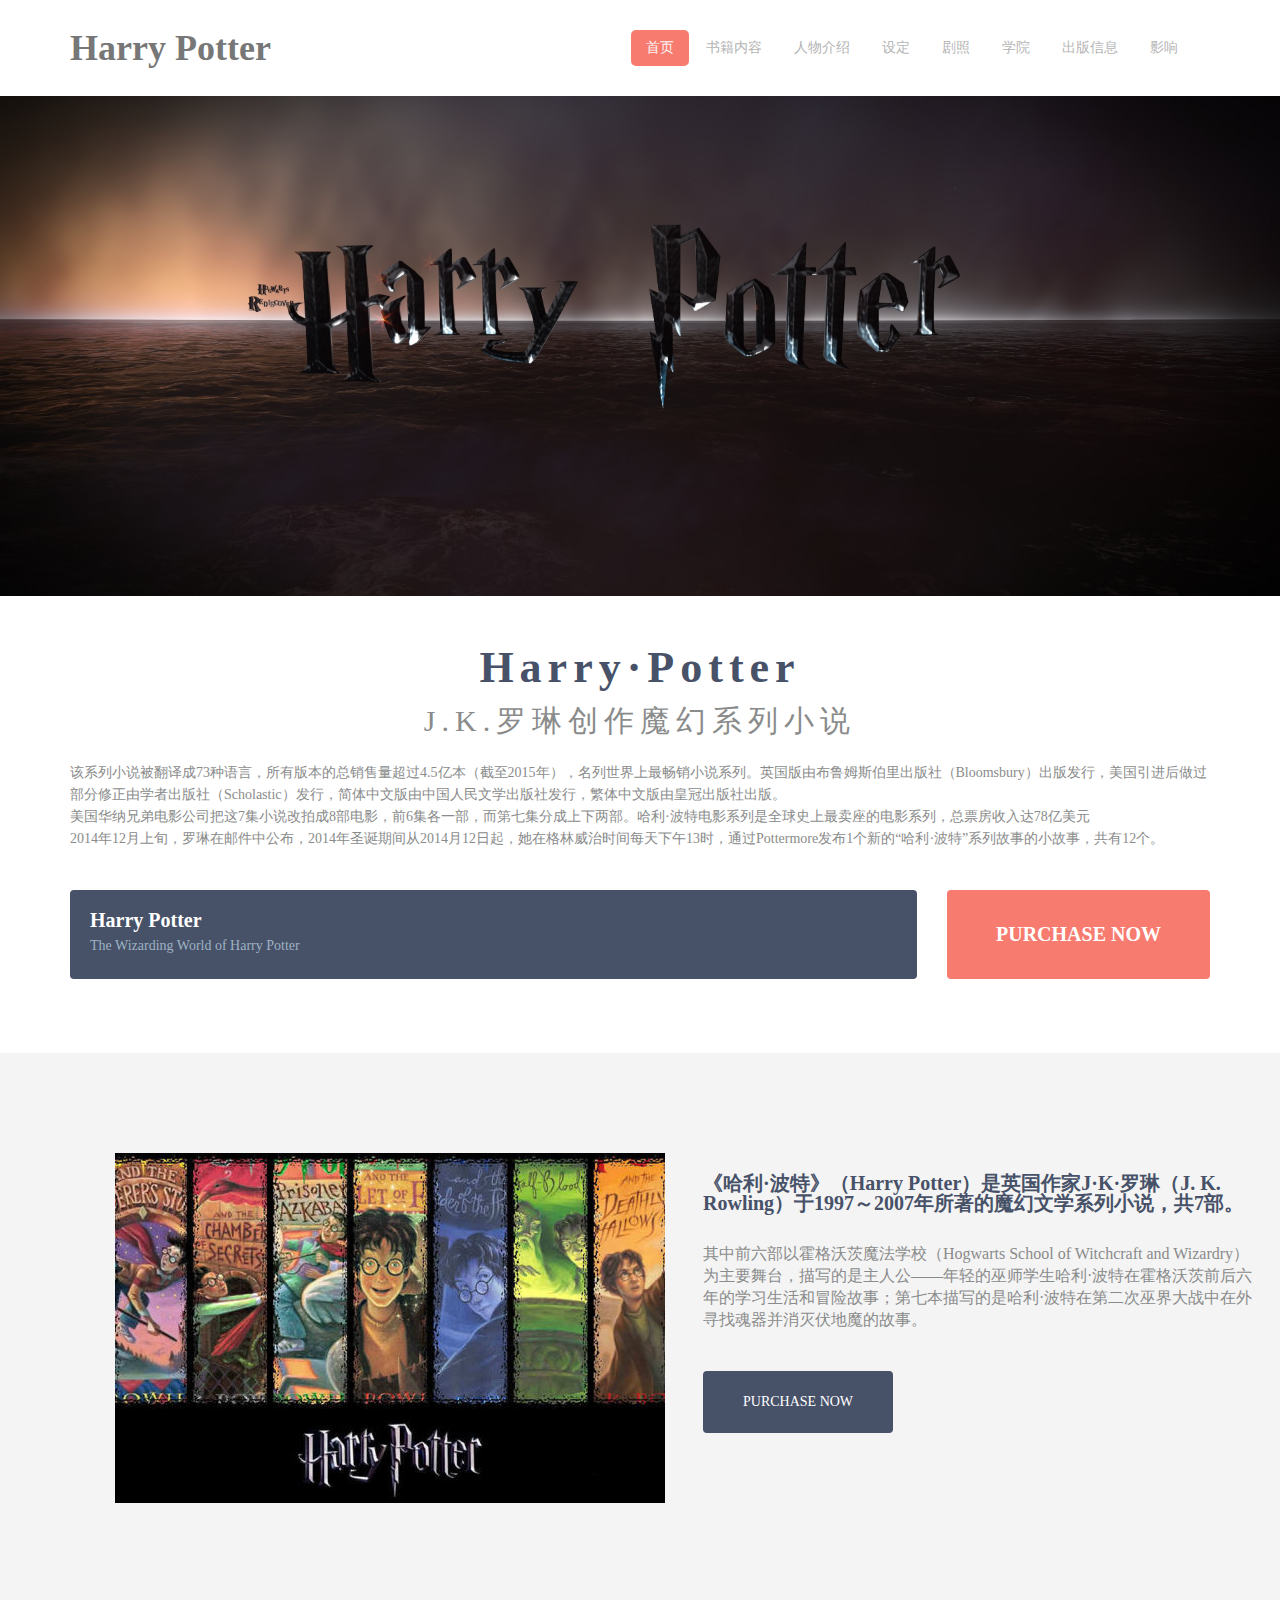
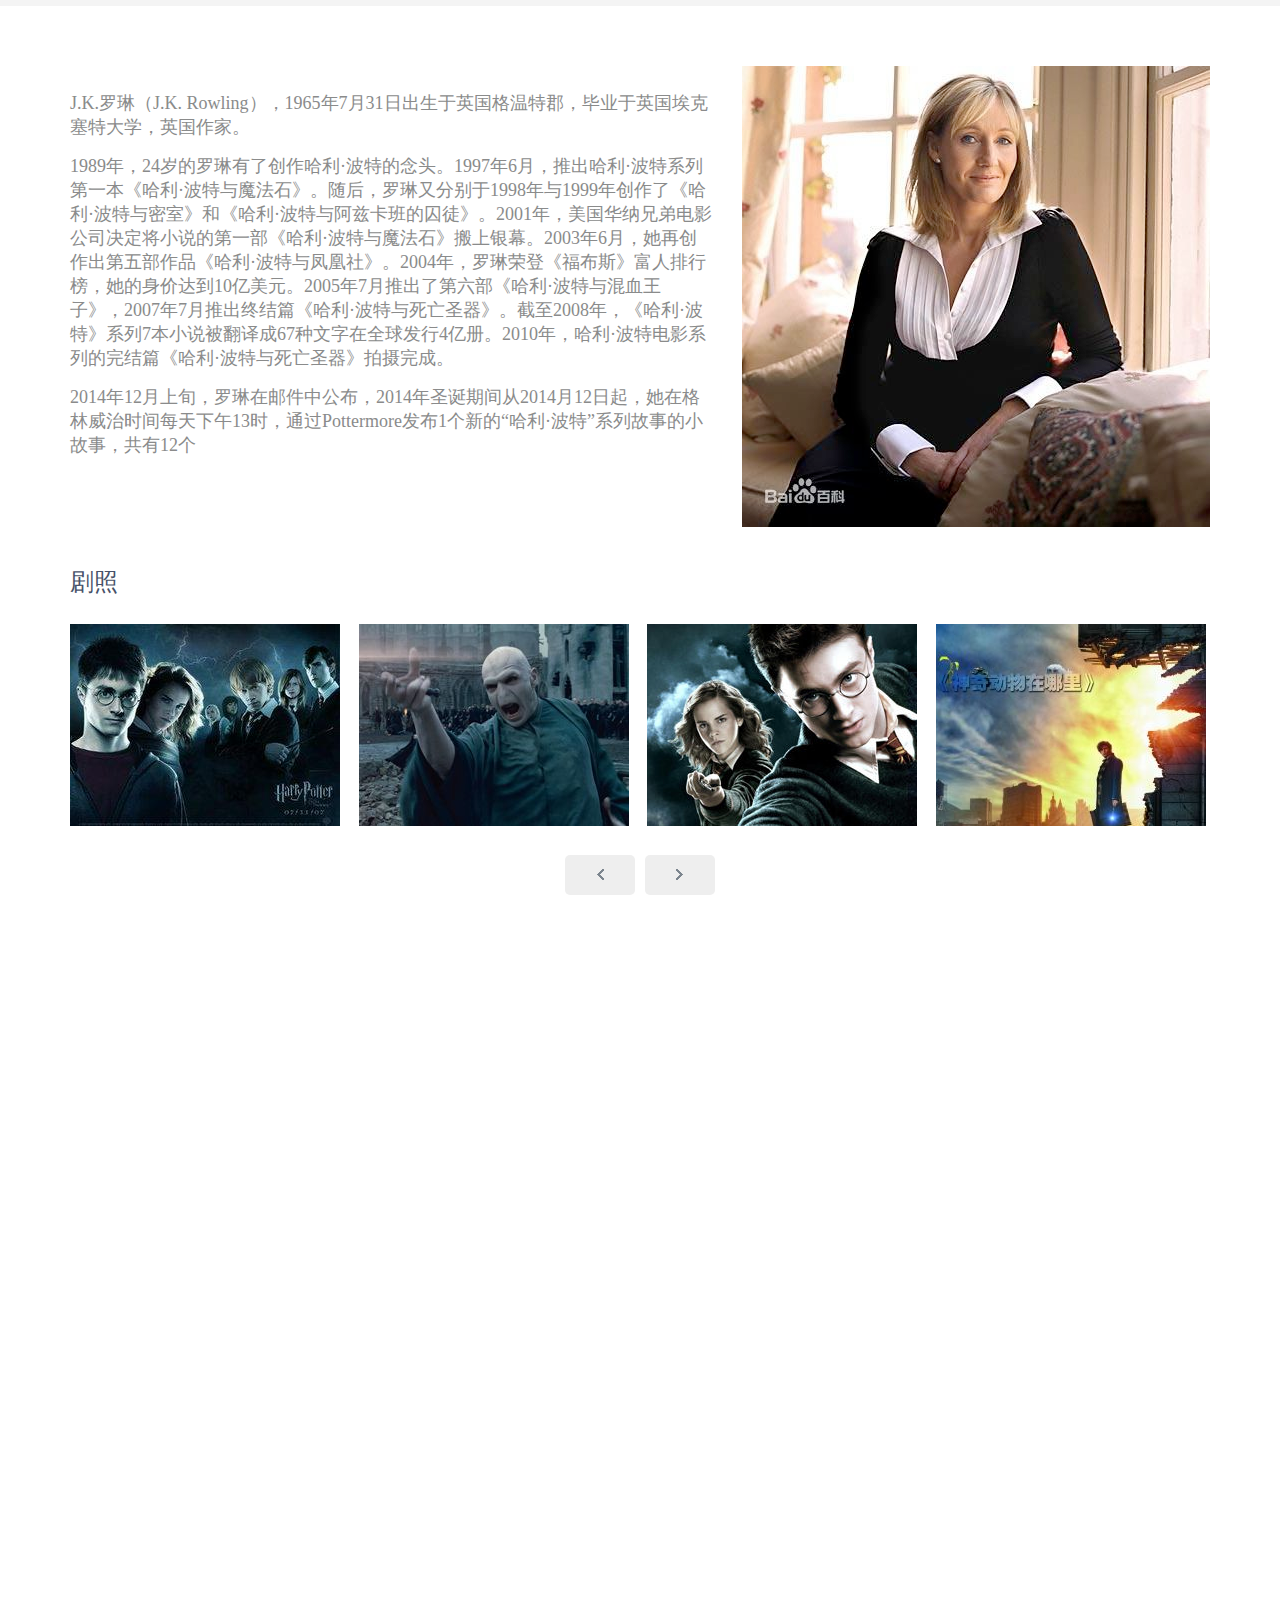
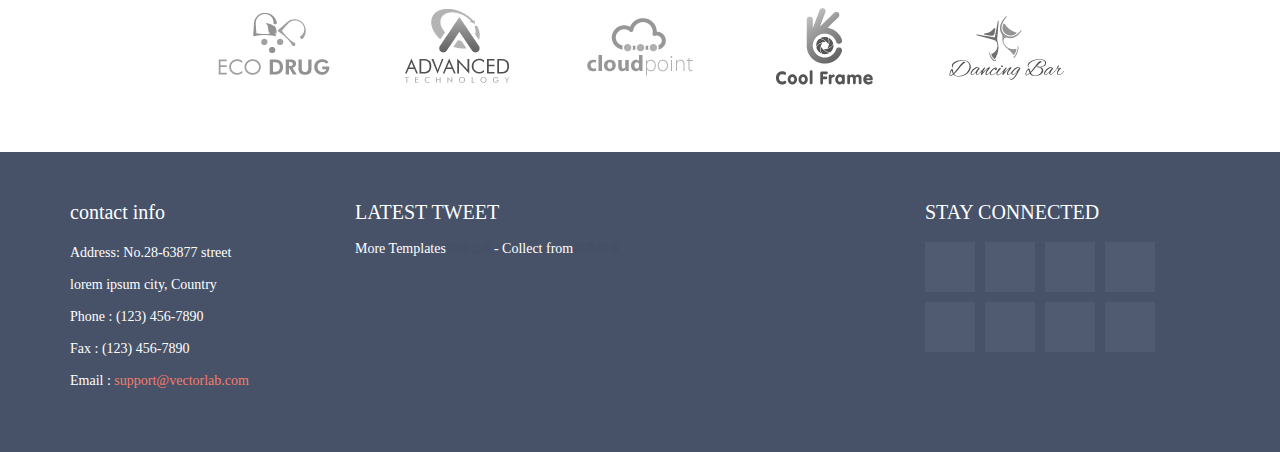
<file: index.html>
<!DOCTYPE html>
<html>
	<head>
		<meta charset="UTF-8">
		<meta name="keywords" content="杭州听浅电子商务有限公司" />
		<meta name="description" content="杭州听浅电子商务有限公司是一家技术开发、技术咨询、技术服务、成果转让公司。主要做技术开发、技术咨询、技术服务、成果转让：电子商务技术、网络技术、电子产品；服务：产品包装设计、承办会展、市场营销策划、服装设计、服装品牌策划；批发、零售（含网上销售：服装服饰、箱包鞋帽、皮革制品、日用百货、纺织品、工艺美术品、化妆品。" />
		<link rel="stylesheet" type="text/css" href="css/common.css"/>
		<link rel="stylesheet" type="text/css" href="css/index.css"/>
		<title>首页 - 杭州听浅电子商务有限公司</title>
	</head>
	<body>
		<div class="head">
			<div class="w1140">
				<div class="logo">Harry Potter</div>
				<ul>
					<li>
						<a href="index.html" style="background-color: rgb(247,123,111); color: rgb(255,245,244);">首页</a>
					</li>
					<li>
						<a href="content.html">书籍内容</a>
					</li>
					<li>
						<a href="person.html">人物介绍</a>
					</li>
					<li>
						<a href="settings.html">设定</a>
					</li>
					<li>
						<a href="pic.html">剧照</a>
					</li>
					<li>
						<a href="school.html">学院</a>
					</li>
					<li>
						<a href="publish.html">出版信息</a>
					</li>
					<li>
						<a href="influence.html">影响</a>
					</li>
				</ul>
			</div>
		</div>
		<div class="banner" id="banner"></div>
		<div class="main1">
			<div class="w1170">
				<div class="main1_title">
					<h1>Harry·Potter</h1>
					<p>J.K.罗琳创作魔幻系列小说</p>
				</div>
				<div class="main1_middle">
					<p>该系列小说被翻译成73种语言，所有版本的总销售量超过4.5亿本（截至2015年），名列世界上最畅销小说系列。英国版由布鲁姆斯伯里出版社（Bloomsbury）出版发行，美国引进后做过部分修正由学者出版社（Scholastic）发行，简体中文版由中国人民文学出版社发行，繁体中文版由皇冠出版社出版。</p>
					<p>美国华纳兄弟电影公司把这7集小说改拍成8部电影，前6集各一部，而第七集分成上下两部。哈利·波特电影系列是全球史上最卖座的电影系列，总票房收入达78亿美元</p>
					<p>2014年12月上旬，罗琳在邮件中公布，2014年圣诞期间从2014月12日起，她在格林威治时间每天下午13时，通过Pottermore发布1个新的“哈利·波特”系列故事的小故事，共有12个。</p>
				</div>
				<div class="main1_bottom">
					<div class="main1_bottom1">
						<h1>Harry Potter</h1>
						<p>The Wizarding World of Harry Potter</p>
					</div>
					<a href="#" class="main1_bottom2">PURCHASE NOW</a>
				</div>
			</div>
		</div>
		<div class="main3">
			<div class="w1170">
				<div class="main3_left"><img src="image/banner2.jpg"/></div>
				<div class="main3_right">
					<h1>《哈利·波特》（Harry Potter）是英国作家J·K·罗琳（J. K. Rowling）于1997～2007年所著的魔幻文学系列小说，共7部。</h1>
					<p>其中前六部以霍格沃茨魔法学校（Hogwarts School of Witchcraft and Wizardry）为主要舞台，描写的是主人公——年轻的巫师学生哈利·波特在霍格沃茨前后六年的学习生活和冒险故事；第七本描写的是哈利·波特在第二次巫界大战中在外寻找魂器并消灭伏地魔的故事。</p>
					<a href="#" class="purchase">PURCHASE NOW</a>
				</div>
			</div>
		</div>
		<div class="main4">
			<div class="w1170">
				<div class="main4_top">
					<div class="main4_topleft">
						<p>J.K.罗琳（J.K. Rowling），1965年7月31日出生于英国格温特郡，毕业于英国埃克塞特大学，英国作家。</p>
						<p>
							1989年，24岁的罗琳有了创作哈利·波特的念头。1997年6月，推出哈利·波特系列第一本《哈利·波特与魔法石》。随后，罗琳又分别于1998年与1999年创作了《哈利·波特与密室》和《哈利·波特与阿兹卡班的囚徒》。2001年，美国华纳兄弟电影公司决定将小说的第一部《哈利·波特与魔法石》搬上银幕。2003年6月，她再创作出第五部作品《哈利·波特与凤凰社》。2004年，罗琳荣登《福布斯》富人排行榜，她的身价达到10亿美元。2005年7月推出了第六部《哈利·波特与混血王子》，2007年7月推出终结篇《哈利·波特与死亡圣器》。截至2008年，《哈利·波特》系列7本小说被翻译成67种文字在全球发行4亿册。2010年，哈利·波特电影系列的完结篇《哈利·波特与死亡圣器》拍摄完成。
						</p>
						<p>
							2014年12月上旬，罗琳在邮件中公布，2014年圣诞期间从2014月12日起，她在格林威治时间每天下午13时，通过Pottermore发布1个新的“哈利·波特”系列故事的小故事，共有12个
						</p>
					</div>
					<div class="main4_topright"><img src="image/author.jpg"/></div>
				</div>
				<div class="main4_bottom">
					<h2>剧照</h2>
					<span><img src="image/juzhao1.jpg"/></span>
					<span><img src="image/juzhao2.jpg"/></span>
					<span><img src="image/juzhao3.jpg"/></span>
					<span style="margin-right: 0px;"><img src="image/juzhao4.png"/></span>
					<div class="jiantou">
						<div class="leftjiantou"></div>
						<div class="rightjiantou"></div>
					</div>
				</div>
			</div>
		</div>
		<div class="main5">
			<div class="w1140">
				<div class="main5_text">
					<i>“But indifference, but also turned a blind eye is often straightforward than the harm to much larger offensive.”</i>
				</div>
			</div>
		</div>
		<div class="main6">
			<div class="w1140">
				<div class="main6_pic">
					<a href="#"><img src="image/logo1.png"/></a>
					<a href="#"><img src="image/logo2.png"/></a>
					<a href="#"><img src="image/logo3.png"/></a>
					<a href="#"><img src="image/logo4.png"/></a>
					<a href="#"><img src="image/logo5.png"/></a>
				</div>				
			</div>
		</div>
		<div class="foot">
			<div class="w1140">
				<div class="foot1">
					<h1>contact info</h1>
					<p>Address: No.28-63877 street</p>
					<p>lorem ipsum city, Country</p>
					<p>Phone : (123) 456-7890</p>
					<p>Fax : (123) 456-7890</p>
					<p>Email :<a href="#"> support@vectorlab.com</a></p>
				</div>
				<div class="foot2">
					<h1>LATEST TWEET</h1>
					<div style="line-height: 22px;">
						<div class="More">More Templates</div>
						<a href="#" class="moban"> 模板之家</a>
						<div class="from"> - Collect from</div>
						<a href="#" class="page"> 网页模板</a>
					</div>
				</div>
				<div class="foot3">
					<h1>STAY CONNECTED</h1>
					<ul>
						<li>
							<a href="#"></a>
						</li>
						<li>
							<a href="#"></a>
						</li>
						<li>
							<a href="#"></a>
						</li>
						<li>
							<a href="#"></a>
						</li>
						<li>
							<a href="#"></a>
						</li>
						<li>
							<a href="#"></a>
						</li>
						<li>
							<a href="#"></a>
						</li>
						<li>
							<a href="#"></a>
						</li>
					</ul>
				</div>
			</div>
		</div>
	</body>
</html>
</file>
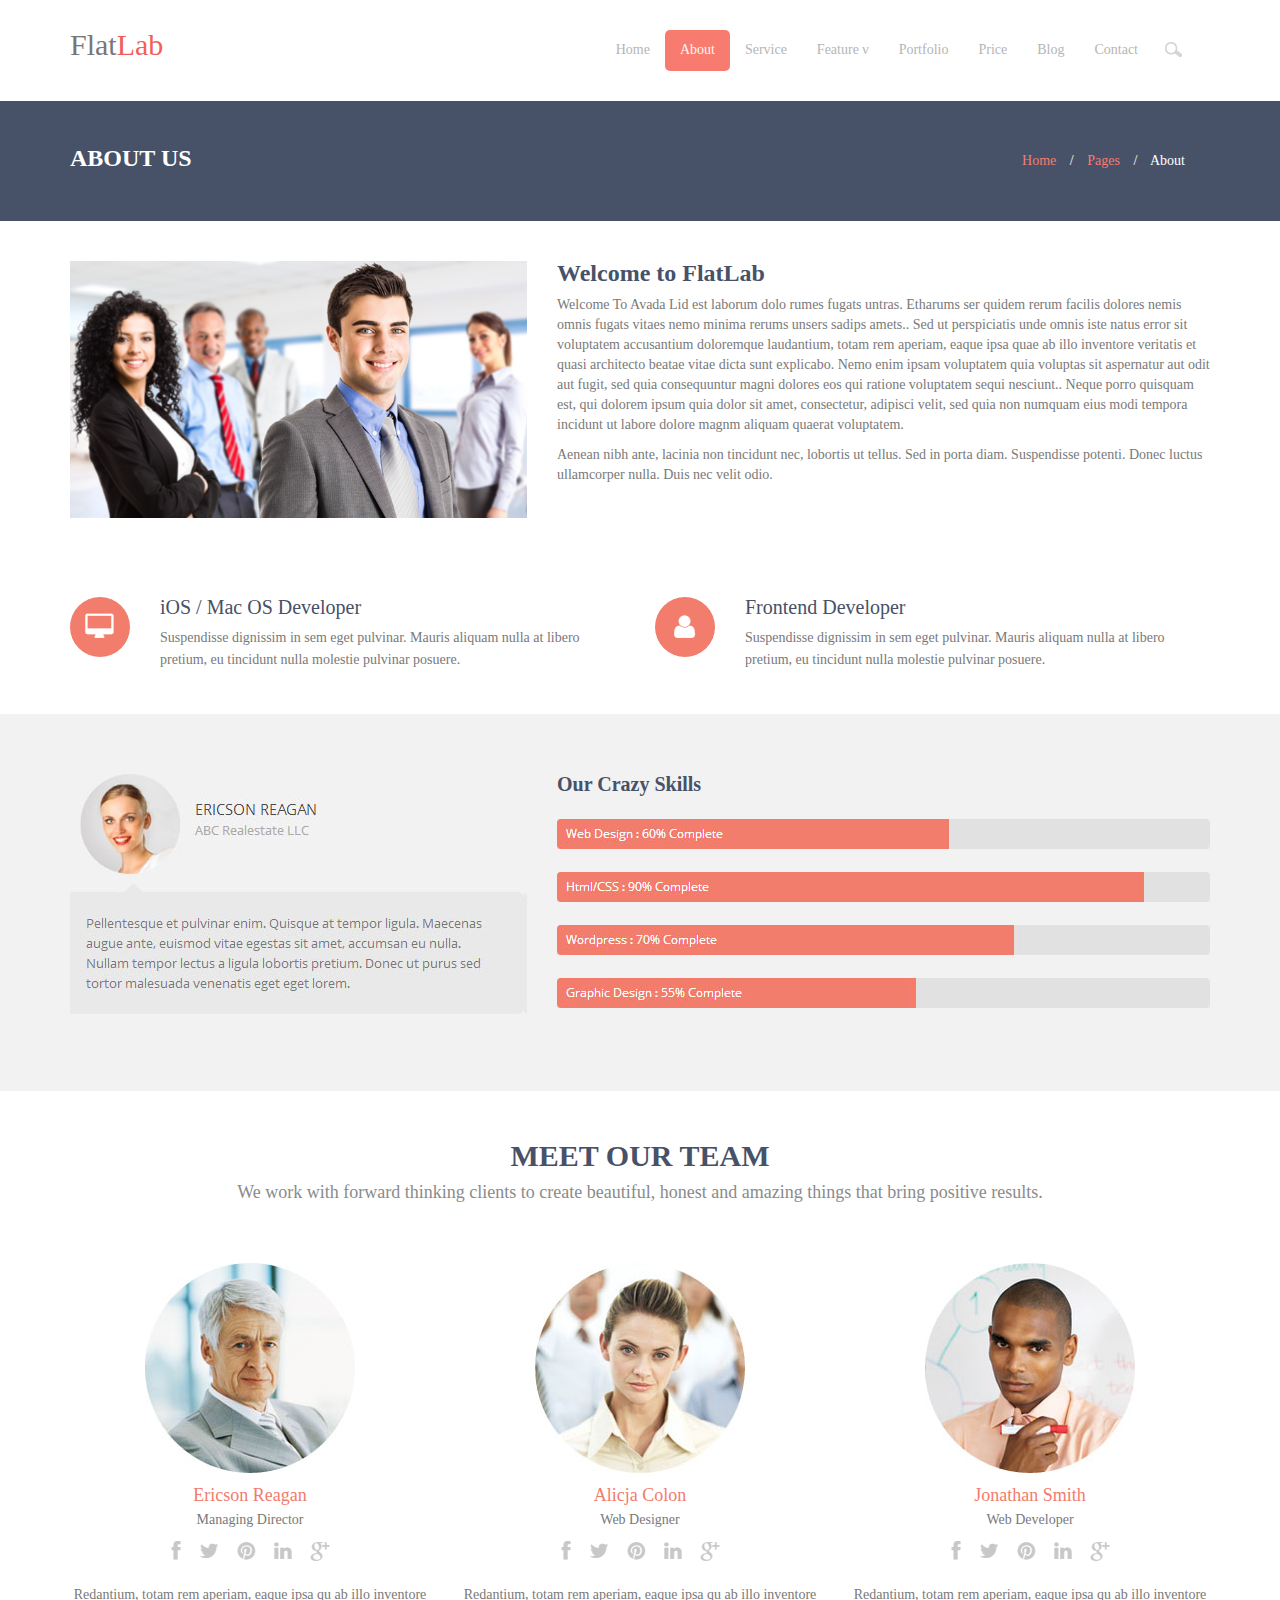
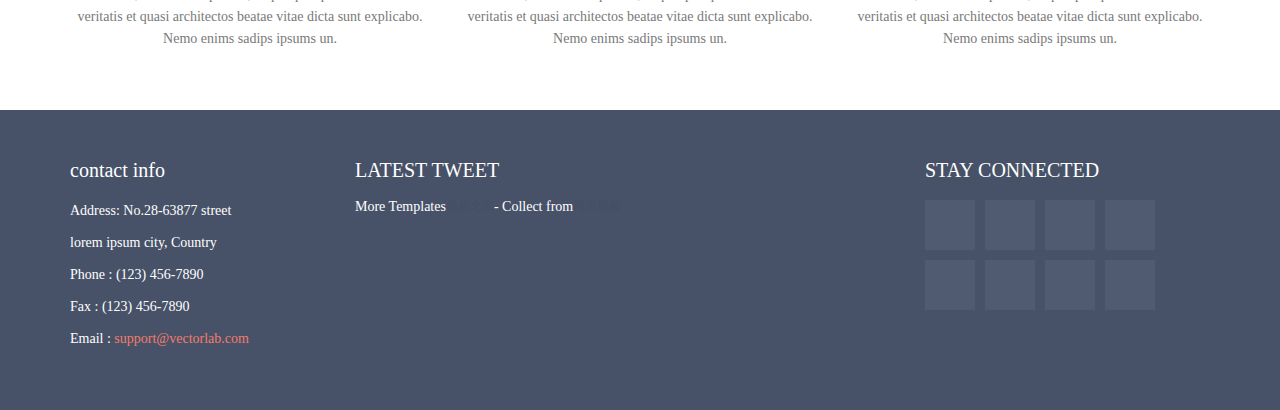
<file: About.html>
<!DOCTYPE html>
<html>
	<head>
		<meta charset="UTF-8">
		<meta name="keywords" content="杭州听浅电子商务有限公司" />
		<meta name="description" content="杭州听浅电子商务有限公司是一家技术开发、技术咨询、技术服务、成果转让公司。主要做技术开发、技术咨询、技术服务、成果转让：电子商务技术、网络技术、电子产品；服务：产品包装设计、承办会展、市场营销策划、服装设计、服装品牌策划；批发、零售（含网上销售：服装服饰、箱包鞋帽、皮革制品、日用百货、纺织品、工艺美术品、化妆品。" />
		<link rel="stylesheet" type="text/css" href="css/common.css"/>
		<link rel="stylesheet" type="text/css" href="css/head.css"/>
		<link rel="stylesheet" type="text/css" href="css/About.css"/>
		<link rel="stylesheet" type="text/css" href="css/foot.css"/>
		<link rel="stylesheet" type="text/css" href="css/top.css"/>
		<title>杭州听浅电子商务有限公司</title>
	</head>
	<body>
		<div class="head">
			<div class="w1140">
				<div class="flat">Flat<span>Lab</span></div>
				<ul>
					<li>
						<a href="index.html">Home</a>
					</li>
					<li>
						<a href="About.html" style="background-color: rgb(247,123,111); color: rgb(255,245,244);">About</a>
					</li>
					<li>
						<a href="Service.html">Service</a>
					</li>
					<li class="menu">
						<a href="#">Feature &nu;</a>
						<div class="submenu">
							<a href="Typography.html">Typography</a>
							<a href="Buttons.html">Buttons</a>
						</div>
					</li>
					<li>
						<a href="Portfolio.html">Portfolio</a>
					</li>
					<li>
						<a href="Price.html">Price</a>
					</li>
					<li>
						<a href="Blog.html">Blog</a>
					</li>
					<li>
						<a href="Contact.html">Contact</a>
					</li>
					<li>
						<input type="text" placeholder="Search" id="" value="" />
					</li>
				</ul>
			</div>
		</div>
		<div class="top">
			<div class="w1170">
				<div class="top_text1">ABOUT US</div>
				<div class="top_text2">
					<a href="#">Home </a>
					<span>/</span>
					<a href="#">Pages</a>
					<span>/</span>
					<span>About</span>
				</div>
			</div>
		</div>
		<div class="main1">
			<div class="w1170">
				<div class="main1_top">
					<div class="main1_top_left"><img src="images/banner.jpg"/></div>
					<div class="main1_top_right">
						<h1>Welcome to FlatLab</h1>
						<p>Welcome To Avada Lid est laborum dolo rumes fugats untras. Etharums ser quidem rerum facilis dolores nemis omnis fugats vitaes nemo minima rerums unsers sadips amets.. Sed ut perspiciatis unde omnis iste natus error sit voluptatem accusantium doloremque laudantium, totam rem aperiam, eaque ipsa quae ab illo inventore veritatis et quasi architecto beatae vitae dicta sunt explicabo. Nemo enim ipsam voluptatem quia voluptas sit aspernatur aut odit aut fugit, sed quia consequuntur magni dolores eos qui ratione voluptatem sequi nesciunt.. Neque porro quisquam est, qui dolorem ipsum quia dolor sit amet, consectetur, adipisci velit, sed quia non numquam eius modi tempora incidunt ut labore dolore magnm aliquam quaerat voluptatem.</p>
						<p>Aenean nibh ante, lacinia non tincidunt nec, lobortis ut tellus. Sed in porta diam. Suspendisse potenti. Donec luctus ullamcorper nulla. Duis nec velit odio.</p>
					</div>
				</div>
				<div class="main1_bottom">
					<ul>
						<li>
							<div class="mb_img"><img src="images/pic18.png"/></div>
							<div class="mb_text1">iOS / Mac OS Developer</div>
							<div class="mb_text2">Suspendisse dignissim in sem eget pulvinar. Mauris aliquam nulla at libero pretium, eu tincidunt nulla molestie pulvinar posuere.</div>
						</li>
						<li>
							<div class="mb_img"><img src="images/pic19.png"/></div>
							<div class="mb_text1">Frontend Developer</div>
							<div class="mb_text2">Suspendisse dignissim in sem eget pulvinar. Mauris aliquam nulla at libero pretium, eu tincidunt nulla molestie pulvinar posuere.</div>
						</li>
					</ul>
				</div>
			</div>
		</div>
		<div class="main2">
			<div class="w1170">
				<div class="main2_left"><img src="images/pic9.jpg"/></div>
				<div class="main2_right">
					<h1>Our Crazy Skills</h1>
					<div class="main2_img"><img src="images/pic20.jpg"/></div>
					<div class="main2_img"><img src="images/pic21.jpg"/></div>
					<div class="main2_img"><img src="images/pic22.jpg"/></div>
					<div class="main2_img"><img src="images/pic23.jpg"/></div>
				</div>
			</div>
		</div>
		<div class="main3">
			<div class="w1170">
				<div class="main3_top">
					<h1>MEET OUR TEAM</h1>
					<p>We work with forward thinking clients to create beautiful, honest and amazing things that bring positive results.</p>
				</div>
				<div class="main3_bottom1">
					<div class="main1_bottom1_pic">
						<img src="images/pic6.jpg"/>
					</div>
					<div class="main1_bottom1_text">
						<h4><a href="#">Ericson Reagan</a></h4>
						<p>Managing Director</p>
						<div class="mbt_pic"><img src="images/link.png"/></div>
						<p>Redantium, totam rem aperiam, eaque ipsa qu ab illo inventore veritatis et quasi architectos beatae vitae dicta sunt explicabo. Nemo enims sadips ipsums un.</p>
					</div>
				</div>
				<div class="main3_bottom1">
					<div class="main1_bottom1_pic">
						<img src="images/pic7.jpg"/>
					</div>
					<div class="main1_bottom1_text">
						<h4><a href="#">Alicja Colon</a></h4>
						<p>Web Designer</p>
						<div class="mbt_pic"><img src="images/link.png"/></div>
						<p>Redantium, totam rem aperiam, eaque ipsa qu ab illo inventore veritatis et quasi architectos beatae vitae dicta sunt explicabo. Nemo enims sadips ipsums un.</p>
					</div>
				</div>
				<div class="main3_bottom1">
					<div class="main1_bottom1_pic">
						<img src="images/pic8.jpg"/>
					</div>
					<div class="main1_bottom1_text">
						<h4><a href="#">Jonathan Smith</a></h4>
						<p>Web Developer</p>
						<div class="mbt_pic"><img src="images/link.png"/></div>
						<p>Redantium, totam rem aperiam, eaque ipsa qu ab illo inventore veritatis et quasi architectos beatae vitae dicta sunt explicabo. Nemo enims sadips ipsums un.</p>
					</div>
				</div>
			</div>
		</div>		
		<div class="foot">
			<div class="w1140">
				<div class="foot1">
					<h1>contact info</h1>
					<p>Address: No.28-63877 street</p>
					<p>lorem ipsum city, Country</p>
					<p>Phone : (123) 456-7890</p>
					<p>Fax : (123) 456-7890</p>
					<p>Email :<a href="#"> support@vectorlab.com</a></p>
				</div>
				<div class="foot2">
					<h1>LATEST TWEET</h1>
					<div style="line-height: 22px;">
						<div class="More">More Templates</div>
						<a href="#" class="moban"> 模板之家</a>
						<div class="from"> - Collect from</div>
						<a href="#" class="page"> 网页模板</a>
					</div>
				</div>
				<div class="foot3">
					<h1>STAY CONNECTED</h1>
					<ul>
						<li>
							<a href="#"></a>
						</li>
						<li>
							<a href="#"></a>
						</li>
						<li>
							<a href="#"></a>
						</li>
						<li>
							<a href="#"></a>
						</li>
						<li>
							<a href="#"></a>
						</li>
						<li>
							<a href="#"></a>
						</li>
						<li>
							<a href="#"></a>
						</li>
						<li>
							<a href="#"></a>
						</li>
					</ul>
				</div>
			</div>
		</div>
	</body>
</html>
</file>
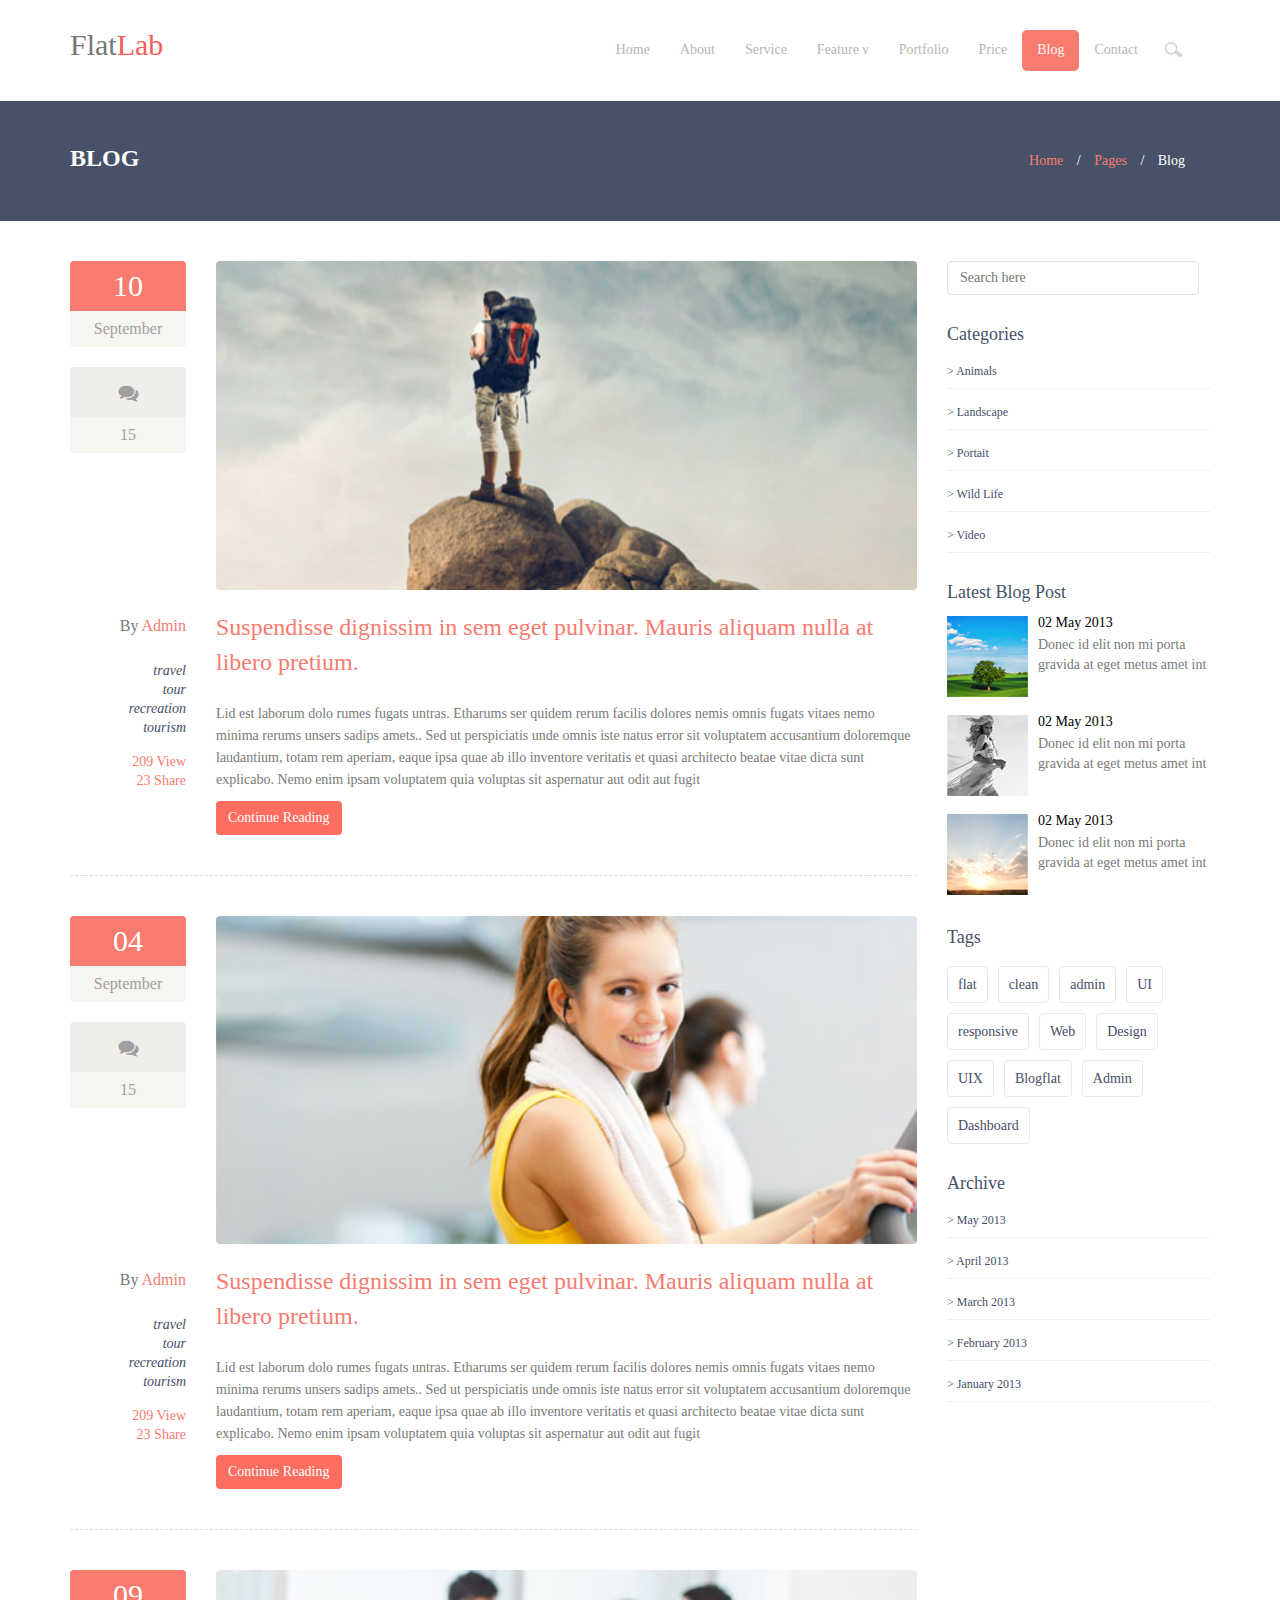
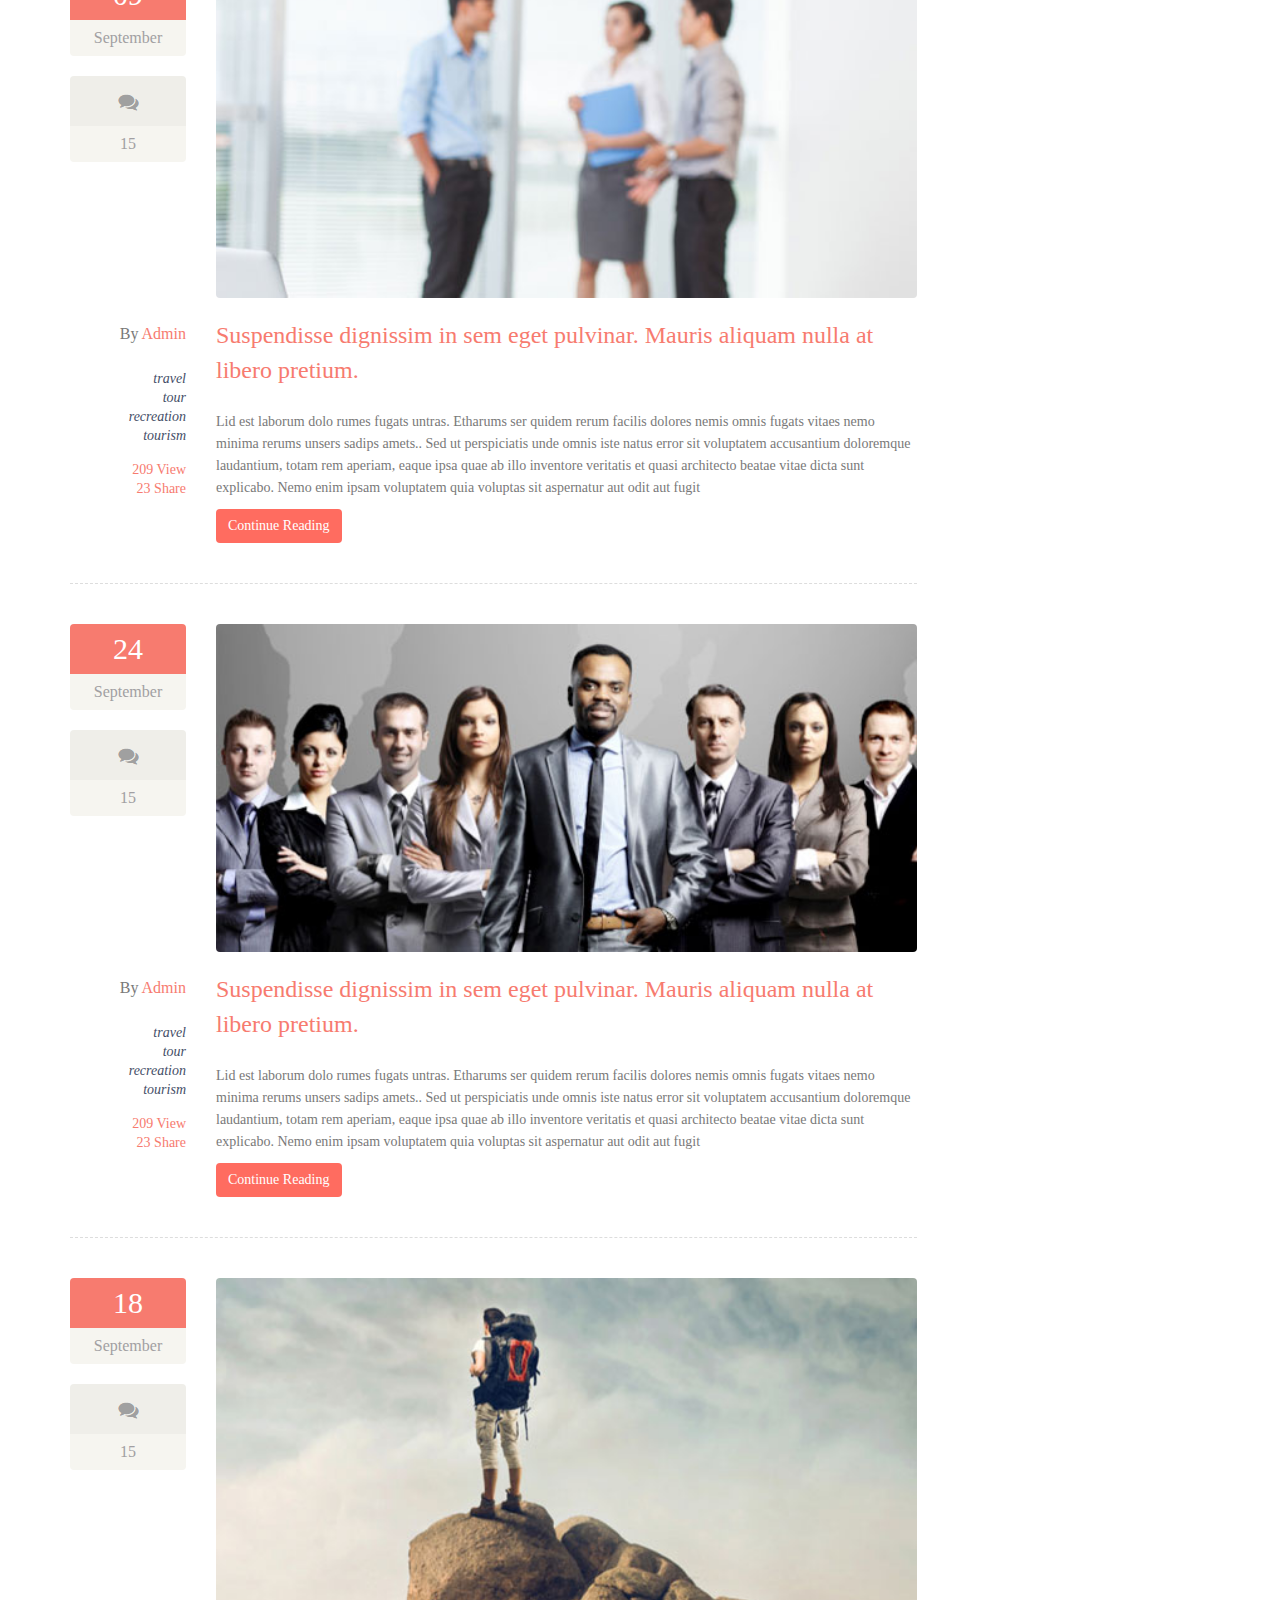
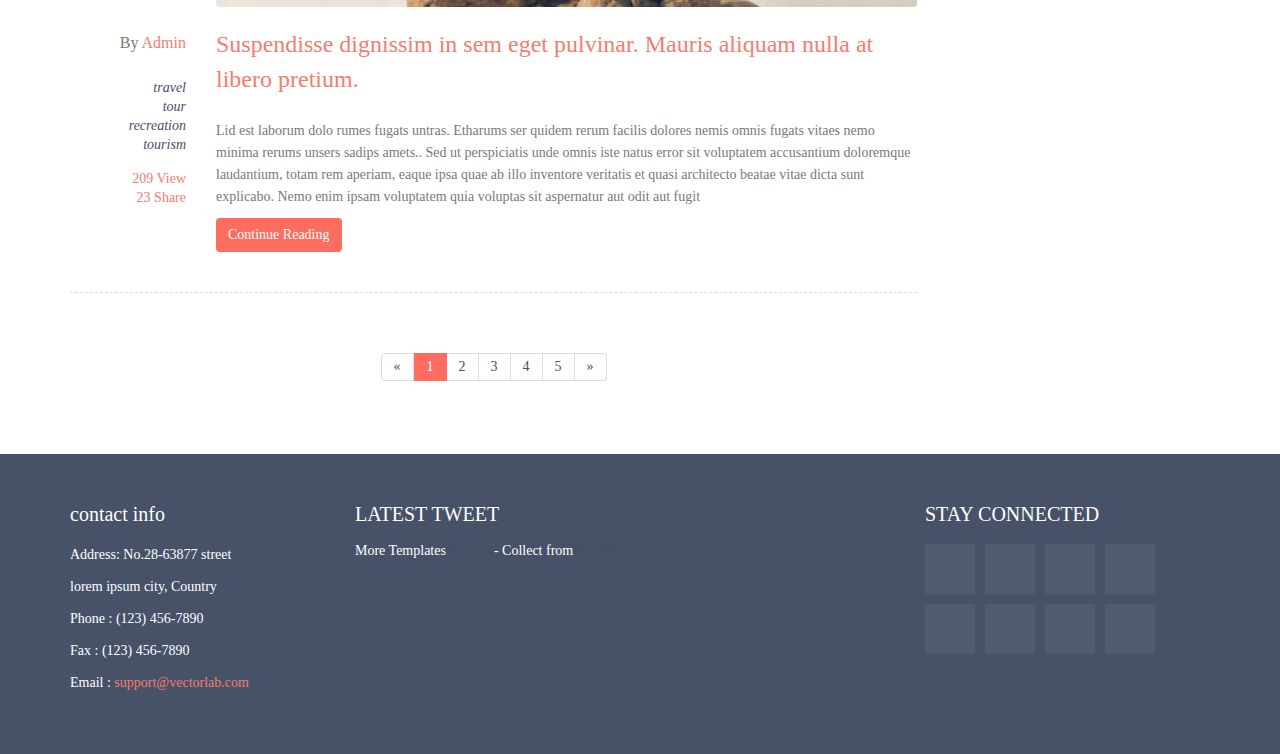
<file: Blog.html>
<!DOCTYPE html>
<html>
	<head>
		<meta charset="UTF-8">
		<meta name="keywords" content="杭州听浅电子商务有限公司" />
		<meta name="description" content="杭州听浅电子商务有限公司是一家技术开发、技术咨询、技术服务、成果转让公司。主要做技术开发、技术咨询、技术服务、成果转让：电子商务技术、网络技术、电子产品；服务：产品包装设计、承办会展、市场营销策划、服装设计、服装品牌策划；批发、零售（含网上销售：服装服饰、箱包鞋帽、皮革制品、日用百货、纺织品、工艺美术品、化妆品。" />
		<link rel="stylesheet" type="text/css" href="css/common.css"/>
		<link rel="stylesheet" type="text/css" href="css/head.css"/>
		<link rel="stylesheet" type="text/css" href="css/top.css"/>
		<link rel="stylesheet" type="text/css" href="css/Blog.css"/>
		<link rel="stylesheet" type="text/css" href="css/foot.css"/>
		<title>杭州听浅电子商务有限公司</title>
	</head>
	<body>
		<div class="head">
			<div class="w1140">
				<div class="flat">Flat<span>Lab</span></div>
				<ul>
					<li>
						<a href="index.html">Home</a>
					</li>
					<li>
						<a href="About.html">About</a>
					</li>
					<li>
						<a href="Service.html">Service</a>
					</li>
					<li class="menu">
						<a href="#">Feature &nu;</a>
						<div class="submenu">
							<a href="Typography.html">Typography</a>
							<a href="Buttons.html">Buttons</a>
						</div>
					</li>
					<li>
						<a href="Portfolio.html">Portfolio</a>
					</li>
					<li>
						<a href="Price.html">Price</a>
					</li>
					<li>
						<a href="Blog.html" style="background-color: rgb(247,123,111); color: rgb(255,245,244);">Blog</a>
					</li>
					<li>
						<a href="Contact.html">Contact</a>
					</li>
					<li>
						<input type="text" placeholder="Search" id="" value="" />
					</li>
				</ul>
			</div>
		</div>
		<div class="top">
			<div class="w1170">
				<div class="top_text1">BLOG</div>
				<div class="top_text2">
					<a href="#">Home </a>
					<span>/</span>
					<a href="#">Pages</a>
					<span>/</span>
					<span>Blog</span>
				</div>
			</div>
		</div>
		<div class="main">
			<div class="w1170">
				<div class="main_left">
					<div class="main_left1">
						<div class="main_left_pic">
							<div class="mlp_left">
								<div class="mlp_left1">
									<span class="date">10</span>
									<span class="month">September</span>
								</div>
								<div class="mlp_left2">
									<span class="weixin"><img src="images/weixin.png"/></span>
									<span class="num">15</span>
								</div>
							</div>
							<div class="mlp_right">
								<img src="images/img1.jpg"/>
							</div>
						</div>
						<div class="main_left_text">
							<div class="mft_left">
								<div class="by">By <a href="#">Admin</a></div>
								<ul>
									<li><a href="#"><em>travel</em></a></li>
									<li><a href="#"><em>tour</em></a></li>
									<li><a href="#"><em>recreation</em></a></li>
									<li><a href="#"><em>tourism</em></a></li>
								</ul>
								<div class="view">
									<a href="#">209 View</a>
									<a href="#">23 Share</a>
								</div>
							</div>
							<div class="mft_right">
								<h1><a href="#">Suspendisse dignissim in sem eget pulvinar. Mauris aliquam nulla at libero pretium.</a></h1>
								<p>Lid est laborum dolo rumes fugats untras. Etharums ser quidem rerum facilis dolores nemis omnis fugats vitaes nemo minima rerums unsers sadips amets.. Sed ut perspiciatis unde omnis iste natus error sit voluptatem accusantium doloremque laudantium, totam rem aperiam, eaque ipsa quae ab illo inventore veritatis et quasi architecto beatae vitae dicta sunt explicabo. Nemo enim ipsam voluptatem quia voluptas sit aspernatur aut odit aut fugit</p>
								<a href="#" class="continue">Continue Reading</a>
							</div>
						</div>
					</div>
					<div class="main_left1">
						<div class="main_left_pic">
							<div class="mlp_left">
								<div class="mlp_left1">
									<span class="date">04</span>
									<span class="month">September</span>
								</div>
								<div class="mlp_left2">
									<span class="weixin"><img src="images/weixin.png"/></span>
									<span class="num">15</span>
								</div>
							</div>
							<div class="mlp_right">
								<img src="images/img2.jpg"/>
							</div>
						</div>
						<div class="main_left_text">
							<div class="mft_left">
								<div class="by">By <a href="#">Admin</a></div>
								<ul>
									<li><a href="#"><em>travel</em></a></li>
									<li><a href="#"><em>tour</em></a></li>
									<li><a href="#"><em>recreation</em></a></li>
									<li><a href="#"><em>tourism</em></a></li>
								</ul>
								<div class="view">
									<a href="#">209 View</a>
									<a href="#">23 Share</a>
								</div>
							</div>
							<div class="mft_right">
								<h1><a href="#">Suspendisse dignissim in sem eget pulvinar. Mauris aliquam nulla at libero pretium.</a></h1>
								<p>Lid est laborum dolo rumes fugats untras. Etharums ser quidem rerum facilis dolores nemis omnis fugats vitaes nemo minima rerums unsers sadips amets.. Sed ut perspiciatis unde omnis iste natus error sit voluptatem accusantium doloremque laudantium, totam rem aperiam, eaque ipsa quae ab illo inventore veritatis et quasi architecto beatae vitae dicta sunt explicabo. Nemo enim ipsam voluptatem quia voluptas sit aspernatur aut odit aut fugit</p>
								<a href="#" class="continue">Continue Reading</a>
							</div>
						</div>
					</div>
					<div class="main_left1">
						<div class="main_left_pic">
							<div class="mlp_left">
								<div class="mlp_left1">
									<span class="date">09</span>
									<span class="month">September</span>
								</div>
								<div class="mlp_left2">
									<span class="weixin"><img src="images/weixin.png"/></span>
									<span class="num">15</span>
								</div>
							</div>
							<div class="mlp_right">
								<img src="images/img3.jpg"/>
							</div>
						</div>
						<div class="main_left_text">
							<div class="mft_left">
								<div class="by">By <a href="#">Admin</a></div>
								<ul>
									<li><a href="#"><em>travel</em></a></li>
									<li><a href="#"><em>tour</em></a></li>
									<li><a href="#"><em>recreation</em></a></li>
									<li><a href="#"><em>tourism</em></a></li>
								</ul>
								<div class="view">
									<a href="#">209 View</a>
									<a href="#">23 Share</a>
								</div>
							</div>
							<div class="mft_right">
								<h1><a href="#">Suspendisse dignissim in sem eget pulvinar. Mauris aliquam nulla at libero pretium.</a></h1>
								<p>Lid est laborum dolo rumes fugats untras. Etharums ser quidem rerum facilis dolores nemis omnis fugats vitaes nemo minima rerums unsers sadips amets.. Sed ut perspiciatis unde omnis iste natus error sit voluptatem accusantium doloremque laudantium, totam rem aperiam, eaque ipsa quae ab illo inventore veritatis et quasi architecto beatae vitae dicta sunt explicabo. Nemo enim ipsam voluptatem quia voluptas sit aspernatur aut odit aut fugit</p>
								<a href="#" class="continue">Continue Reading</a>
							</div>
						</div>
					</div>
					<div class="main_left1">
						<div class="main_left_pic">
							<div class="mlp_left">
								<div class="mlp_left1">
									<span class="date">24</span>
									<span class="month">September</span>
								</div>
								<div class="mlp_left2">
									<span class="weixin"><img src="images/weixin.png"/></span>
									<span class="num">15</span>
								</div>
							</div>
							<div class="mlp_right">
								<img src="images/img4.jpg"/>
							</div>
						</div>
						<div class="main_left_text">
							<div class="mft_left">
								<div class="by">By <a href="#">Admin</a></div>
								<ul>
									<li><a href="#"><em>travel</em></a></li>
									<li><a href="#"><em>tour</em></a></li>
									<li><a href="#"><em>recreation</em></a></li>
									<li><a href="#"><em>tourism</em></a></li>
								</ul>
								<div class="view">
									<a href="#">209 View</a>
									<a href="#">23 Share</a>
								</div>
							</div>
							<div class="mft_right">
								<h1><a href="#">Suspendisse dignissim in sem eget pulvinar. Mauris aliquam nulla at libero pretium.</a></h1>
								<p>Lid est laborum dolo rumes fugats untras. Etharums ser quidem rerum facilis dolores nemis omnis fugats vitaes nemo minima rerums unsers sadips amets.. Sed ut perspiciatis unde omnis iste natus error sit voluptatem accusantium doloremque laudantium, totam rem aperiam, eaque ipsa quae ab illo inventore veritatis et quasi architecto beatae vitae dicta sunt explicabo. Nemo enim ipsam voluptatem quia voluptas sit aspernatur aut odit aut fugit</p>
								<a href="#" class="continue">Continue Reading</a>
							</div>
						</div>
					</div>
					<div class="main_left1">
						<div class="main_left_pic">
							<div class="mlp_left">
								<div class="mlp_left1">
									<span class="date">18</span>
									<span class="month">September</span>
								</div>
								<div class="mlp_left2">
									<span class="weixin"><img src="images/weixin.png"/></span>
									<span class="num">15</span>
								</div>
							</div>
							<div class="mlp_right">
								<img src="images/img1.jpg"/>
							</div>
						</div>
						<div class="main_left_text">
							<div class="mft_left">
								<div class="by">By <a href="#">Admin</a></div>
								<ul>
									<li><a href="#"><em>travel</em></a></li>
									<li><a href="#"><em>tour</em></a></li>
									<li><a href="#"><em>recreation</em></a></li>
									<li><a href="#"><em>tourism</em></a></li>
								</ul>
								<div class="view">
									<a href="#">209 View</a>
									<a href="#">23 Share</a>
								</div>
							</div>
							<div class="mft_right">
								<h1><a href="#">Suspendisse dignissim in sem eget pulvinar. Mauris aliquam nulla at libero pretium.</a></h1>
								<p>Lid est laborum dolo rumes fugats untras. Etharums ser quidem rerum facilis dolores nemis omnis fugats vitaes nemo minima rerums unsers sadips amets.. Sed ut perspiciatis unde omnis iste natus error sit voluptatem accusantium doloremque laudantium, totam rem aperiam, eaque ipsa quae ab illo inventore veritatis et quasi architecto beatae vitae dicta sunt explicabo. Nemo enim ipsam voluptatem quia voluptas sit aspernatur aut odit aut fugit</p>
								<a href="#" class="continue">Continue Reading</a>
							</div>
						</div>
					</div>
					<div class="main_left2">
						<ul>
							<li><a href="#" style="border-left: 1px solid rgb(221,221,221);border-radius: 4px 0 0 4px;">«</a></li>
							<li><a href="#" style="background: rgb(255,108,96); color: rgb(255,255,255);border: 1px solid rgb(255,108,96);">1</a></li>
							<li><a href="#">2</a></li>
							<li><a href="#">3</a></li>
							<li><a href="#">4</a></li>
							<li><a href="#">5</a></li>
							<li><a href="#" style="border-radius: 0 4px 4px 0">»</a></li>							
						</ul>
					</div>
				</div>
				<div class="main_right">
					<div><input type="search" placeholder="Search here" class="input"/></div>
					<div class="main_right1">
						<h3>Categories</h3>
						<ul>
							<li><a href="#">&gt; Animals</a></li>
							<li><a href="#">&gt; Landscape</a></li>
							<li><a href="#">&gt; Portait</a></li>
							<li><a href="#">&gt; Wild Life</a></li>
							<li><a href="#">&gt; Video</a></li>
						</ul>
					</div>
					<div class="main_right2">
						<h3>Latest Blog Post</h3>
						<div class="post">
							<a href="#" class="post_pic"><img src="images/blog-thumb-1.jpg"/></a>
							<div class="post_text">
								<h4>02 May 2013</h4>
								<p>Donec id elit non mi porta gravida at eget metus amet int</p>
							</div>
						</div>
						<div class="post">
							<a href="#" class="post_pic"><img src="images/blog-thumb-2.jpg"/></a>
							<div class="post_text">
								<h4>02 May 2013</h4>
								<p>Donec id elit non mi porta gravida at eget metus amet int</p>
							</div>
						</div>
						<div class="post">
							<a href="#" class="post_pic"><img src="images/blog-thumb-3.jpg"/></a>
							<div class="post_text">
								<h4>02 May 2013</h4>
								<p>Donec id elit non mi porta gravida at eget metus amet int</p>
							</div>
						</div>
					</div>
					<div class="main_right3">
						<h3>Tags</h3>
						<ul>
							<li><a href="#">flat</a></li>
							<li><a href="#">clean</a></li>
							<li><a href="#">admin</a></li>
							<li><a href="#">UI</a></li>
							<li><a href="#">responsive</a></li>
							<li><a href="#">Web</a></li>
							<li><a href="#">Design</a></li>
							<li><a href="#">UIX</a></li>
							<li><a href="#">Blogflat</a></li>
							<li><a href="#">Admin </a></li>
							<li><a href="#">Dashboard</a></li>
						</ul>
					</div>
					<div class="main_right1">
						<h3>Archive</h3>
						<ul>
							<li><a href="#">&gt; May 2013</a></li>
							<li><a href="#">&gt; April 2013</a></li>
							<li><a href="#">&gt; March 2013</a></li>
							<li><a href="#">&gt; February 2013</a></li>
							<li><a href="#">&gt; January 2013</a></li>
						</ul>
					</div>
				</div>
			</div>
		</div>
		<div class="foot">
			<div class="w1140">
				<div class="foot1">
					<h1>contact info</h1>
					<p>Address: No.28-63877 street</p>
					<p>lorem ipsum city, Country</p>
					<p>Phone : (123) 456-7890</p>
					<p>Fax : (123) 456-7890</p>
					<p>Email :<a href="#"> support@vectorlab.com</a></p>
				</div>
				<div class="foot2">
					<h1>LATEST TWEET</h1>
					<div style="line-height: 22px;">
						<div class="More">More Templates</div>
						<a href="#" class="moban"> 模板之家</a>
						<div class="from"> - Collect from</div>
						<a href="#" class="page"> 网页模板</a>
					</div>
				</div>
				<div class="foot3">
					<h1>STAY CONNECTED</h1>
					<ul>
						<li>
							<a href="#"></a>
						</li>
						<li>
							<a href="#"></a>
						</li>
						<li>
							<a href="#"></a>
						</li>
						<li>
							<a href="#"></a>
						</li>
						<li>
							<a href="#"></a>
						</li>
						<li>
							<a href="#"></a>
						</li>
						<li>
							<a href="#"></a>
						</li>
						<li>
							<a href="#"></a>
						</li>
					</ul>
				</div>
			</div>
		</div>
	</body>
</html>
</file>
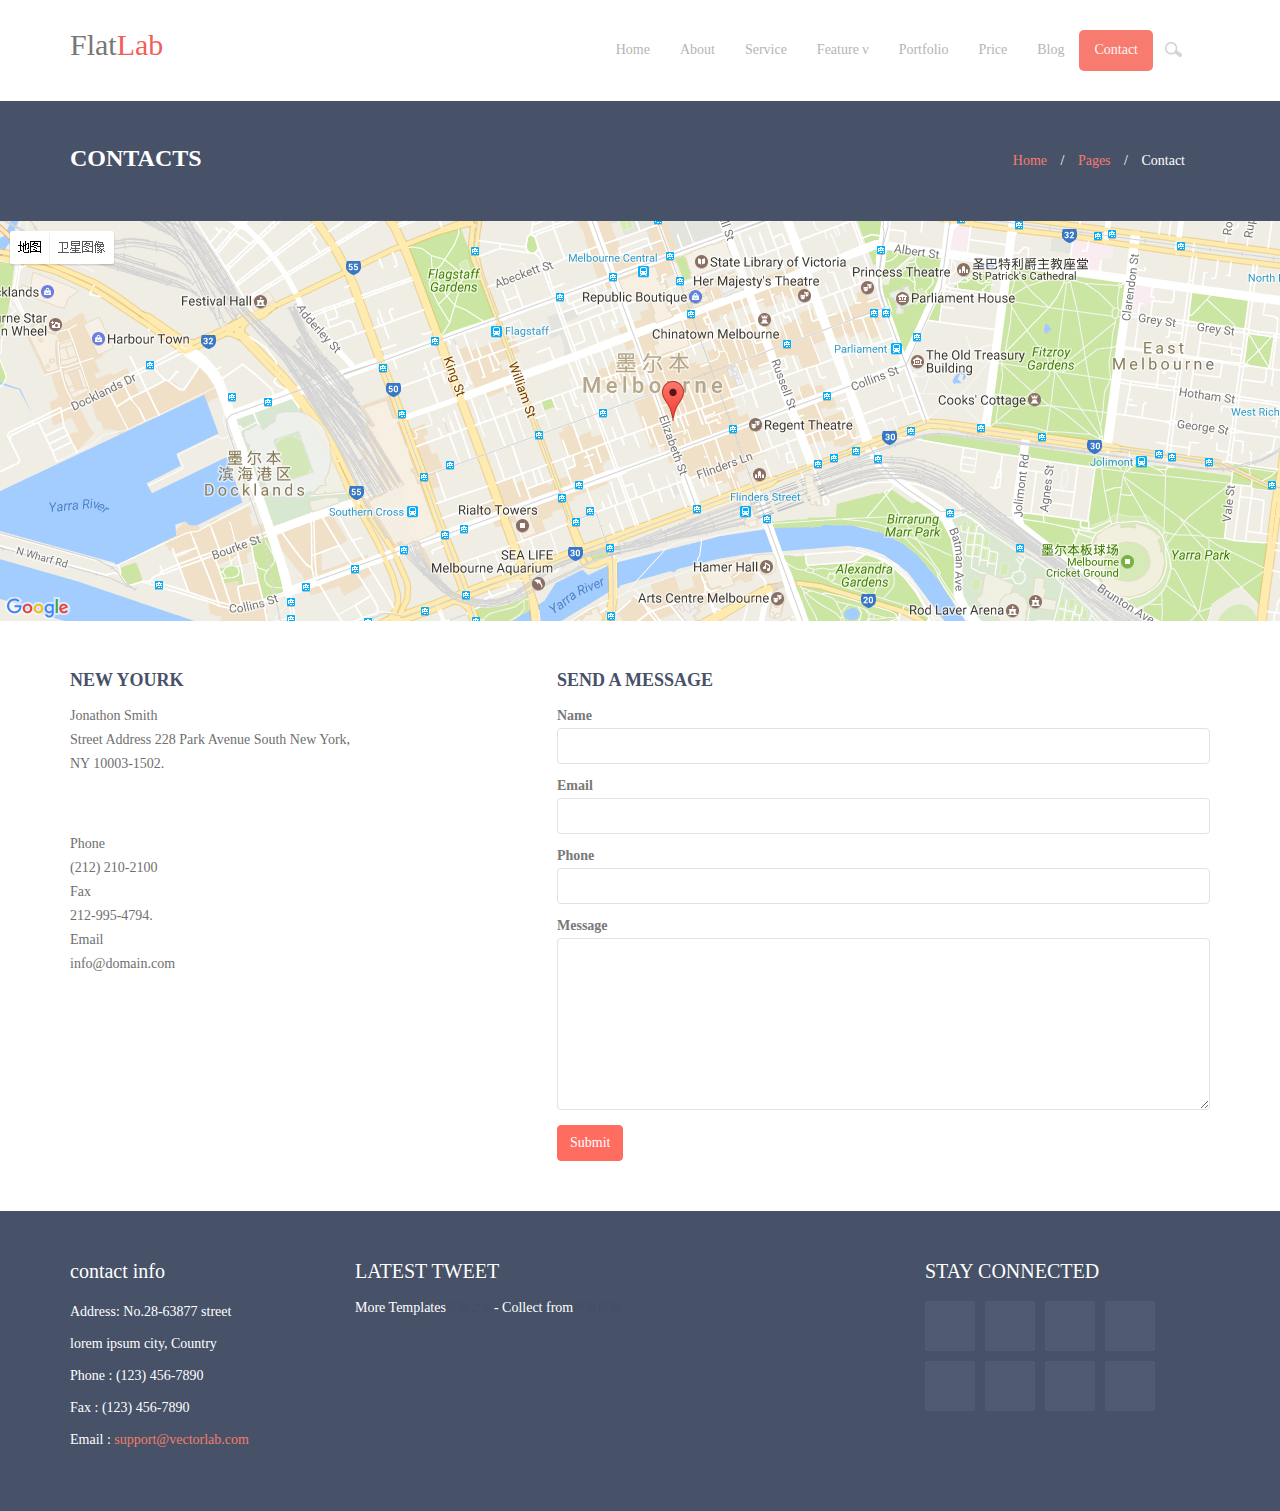
<file: Contact.html>
<!DOCTYPE html>
<html>
	<head>
		<meta charset="UTF-8">
		<meta name="keywords" content="杭州听浅电子商务有限公司" />
		<meta name="description" content="杭州听浅电子商务有限公司是一家技术开发、技术咨询、技术服务、成果转让公司。主要做技术开发、技术咨询、技术服务、成果转让：电子商务技术、网络技术、电子产品；服务：产品包装设计、承办会展、市场营销策划、服装设计、服装品牌策划；批发、零售（含网上销售：服装服饰、箱包鞋帽、皮革制品、日用百货、纺织品、工艺美术品、化妆品。" />
		<link rel="stylesheet" type="text/css" href="css/common.css"/>
		<link rel="stylesheet" type="text/css" href="css/head.css"/>
		<link rel="stylesheet" type="text/css" href="css/top.css"/>
		<link rel="stylesheet" type="text/css" href="css/Contact.css"/>
		<link rel="stylesheet" type="text/css" href="css/foot.css"/>
		<title>杭州听浅电子商务有限公司</title>
	</head>
	<body>
		<div class="head">
			<div class="w1140">
				<div class="flat">Flat<span>Lab</span></div>
				<ul>
					<li>
						<a href="index.html">Home</a>
					</li>
					<li>
						<a href="About.html">About</a>
					</li>
					<li>
						<a href="Service.html">Service</a>
					</li>
					<li class="menu">
						<a href="#">Feature &nu;</a>
						<div class="submenu">
							<a href="Typography.html">Typography</a>
							<a href="Buttons.html">Buttons</a>
						</div>
					</li>
					<li>
						<a href="Portfolio.html">Portfolio</a>
					</li>
					<li>
						<a href="Price.html">Price</a>
					</li>
					<li>
						<a href="Blog.html">Blog</a>
					</li>
					<li>
						<a href="Contact.html" style="background-color: rgb(247,123,111); color: rgb(255,245,244);">Contact</a>
					</li>
					<li>
						<input type="text" placeholder="Search" id="" value="" />
					</li>
				</ul>
			</div>
		</div>
		<div class="top">
			<div class="w1170">
				<div class="top_text1">CONTACTS</div>
				<div class="top_text2">
					<a href="#">Home </a>
					<span>/</span>
					<a href="#">Pages</a>
					<span>/</span>
					<span>Contact</span>
				</div>
			</div>
		</div>
		<div class="map"></div>
		<div class="main">
			<div class="w1170">
				<div class="main_left">
					<h4>NEW YOURK</h4>
					<p>Jonathon Smith</p>
					<p>Street Address 228 Park Avenue South New York, </p>
					<p>NY 10003-1502.</p>
					<br />
					<br />
					<br />
					<br />
					<p>Phone </p>
					<p>(212) 210-2100</p>
					<p>Fax</p>
					<p>212-995-4794.</p>
					<p>Email</p>
					<p>info@domain.com</p>
				</div>
				<div class="main_right">
					<h4>SEND A MESSAGE</h4>
					<div class="form">
						<div class="lable">Name</div>
						<input type="text" id="" placeholder class="input"/>
					</div>
					<div class="form">
						<div class="lable">Email</div>
						<input type="text" id="" placeholder class="input"/>
					</div>
					<div class="form">
						<div class="lable">Phone</div>
						<input type="text" id="" placeholder class="input"/>
					</div>
					<div class="form">
						<div class="lable">Message</div>
						<textarea name="" rows="5" cols="" class="input height"></textarea>
					</div>
					<button type="submit" class="submit">Submit</button>
				</div>
			</div>
		</div>
		<div class="foot">
			<div class="w1140">
				<div class="foot1">
					<h1>contact info</h1>
					<p>Address: No.28-63877 street</p>
					<p>lorem ipsum city, Country</p>
					<p>Phone : (123) 456-7890</p>
					<p>Fax : (123) 456-7890</p>
					<p>Email :<a href="#"> support@vectorlab.com</a></p>
				</div>
				<div class="foot2">
					<h1>LATEST TWEET</h1>
					<div style="line-height: 22px;">
						<div class="More">More Templates</div>
						<a href="#" class="moban"> 模板之家</a>
						<div class="from"> - Collect from</div>
						<a href="#" class="page"> 网页模板</a>
					</div>
				</div>
				<div class="foot3">
					<h1>STAY CONNECTED</h1>
					<ul>
						<li>
							<a href="#"></a>
						</li>
						<li>
							<a href="#"></a>
						</li>
						<li>
							<a href="#"></a>
						</li>
						<li>
							<a href="#"></a>
						</li>
						<li>
							<a href="#"></a>
						</li>
						<li>
							<a href="#"></a>
						</li>
						<li>
							<a href="#"></a>
						</li>
						<li>
							<a href="#"></a>
						</li>
					</ul>
				</div>
			</div>
		</div>
	</body>
</html>
</file>
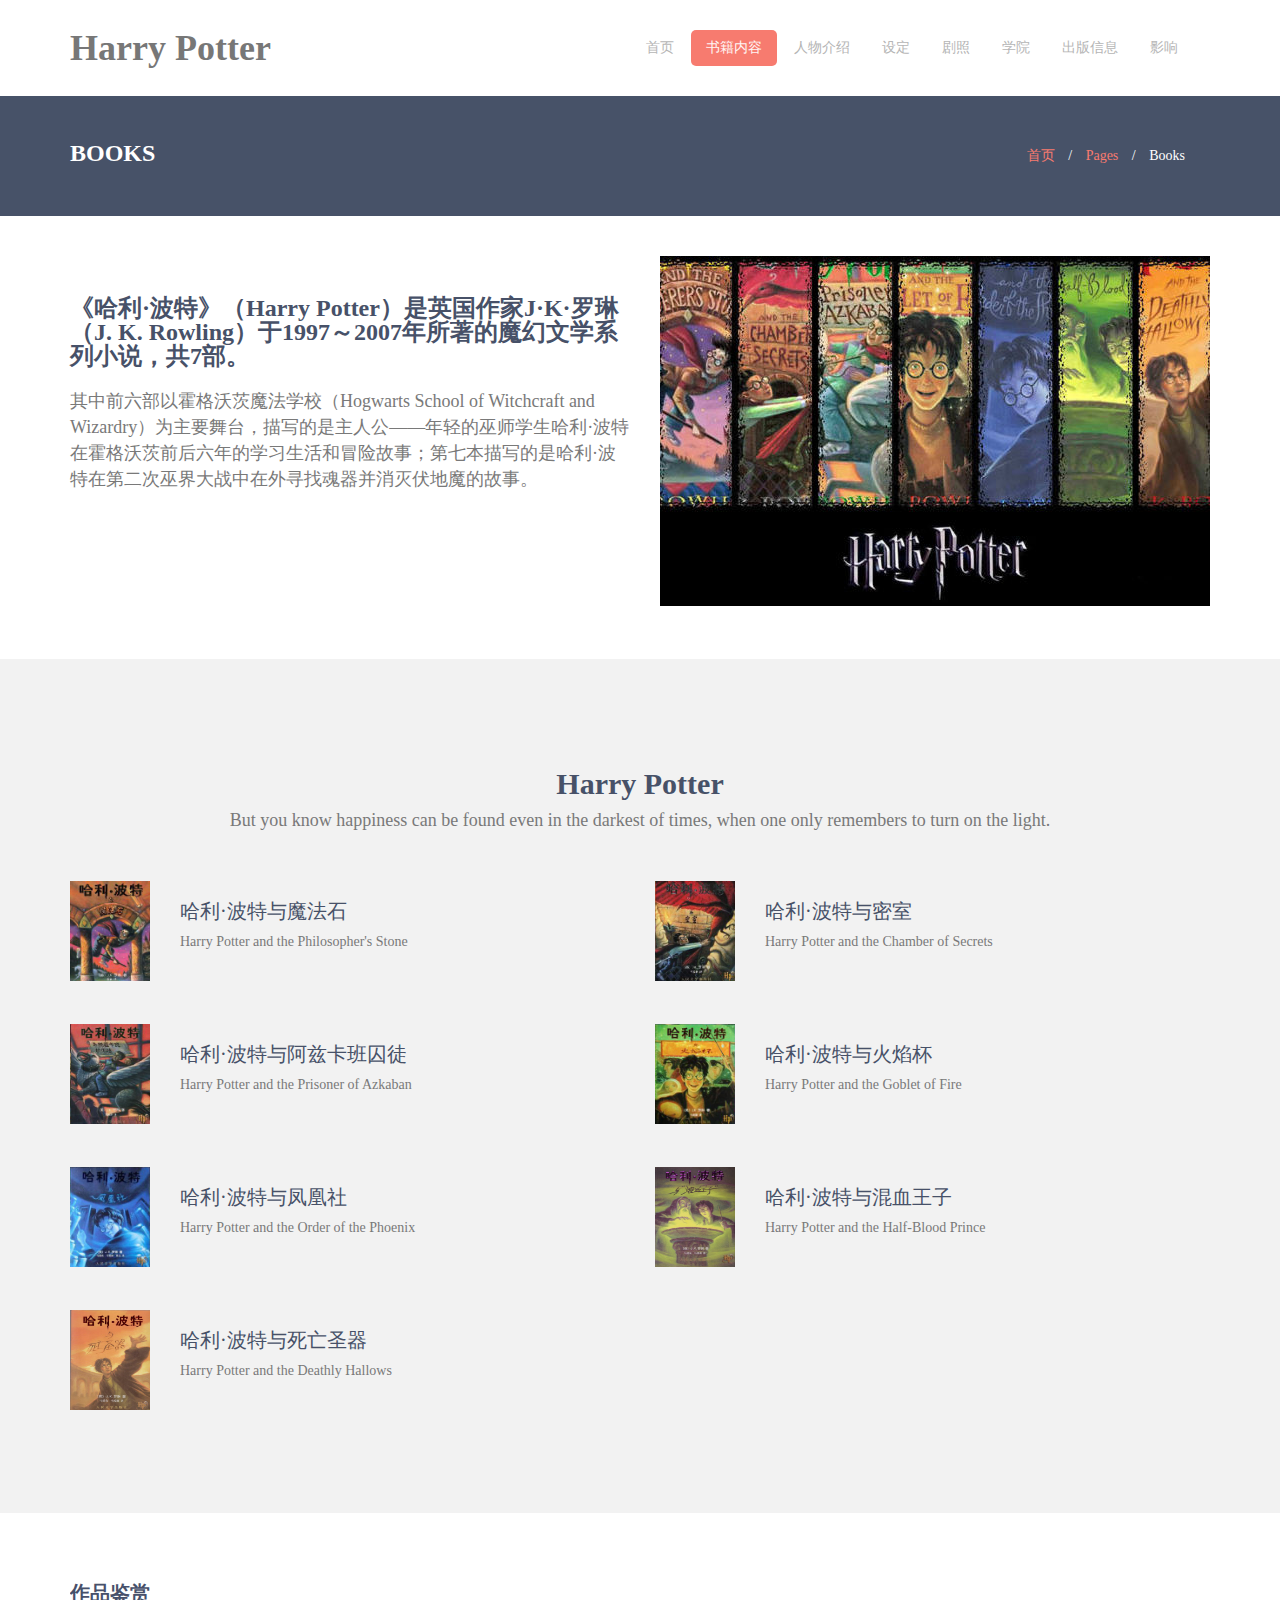
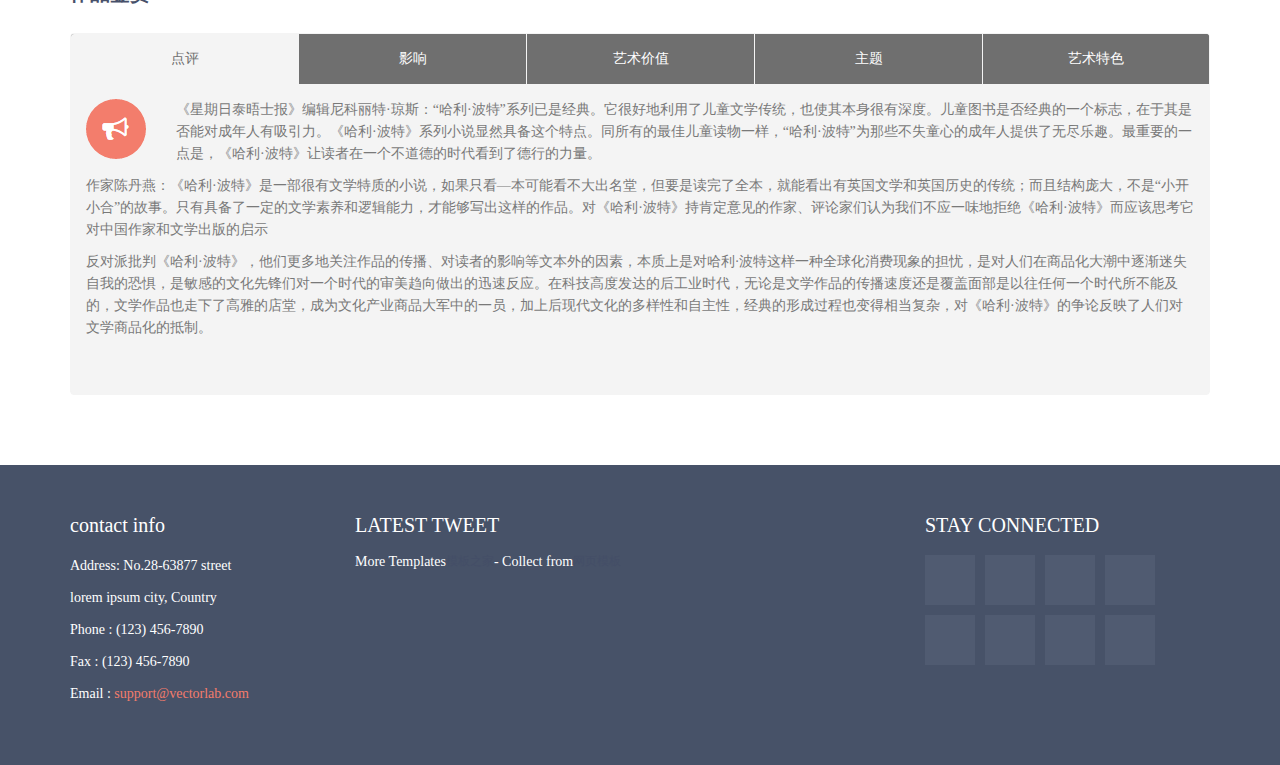
<file: content.html>
<!DOCTYPE html>
<html>
	<head>
		<meta charset="UTF-8">
		<meta name="keywords" content="杭州听浅电子商务有限公司" />
		<meta name="description" content="杭州听浅电子商务有限公司是一家技术开发、技术咨询、技术服务、成果转让公司。主要做技术开发、技术咨询、技术服务、成果转让：电子商务技术、网络技术、电子产品；服务：产品包装设计、承办会展、市场营销策划、服装设计、服装品牌策划；批发、零售（含网上销售：服装服饰、箱包鞋帽、皮革制品、日用百货、纺织品、工艺美术品、化妆品。" />
		<link rel="stylesheet" type="text/css" href="css/common.css"/>
		<link rel="stylesheet" type="text/css" href="css/content.css"/>
		<link rel="stylesheet" type="text/css" href="css/top.css"/>
		<title>书籍内容 - 杭州听浅电子商务有限公司</title>
	</head>
	<body>
		<div class="head">
			<div class="w1140">
				<div class="logo">Harry Potter</div>
				<ul>
					<li>
						<a href="index.html">首页</a>
					</li>
					<li>
						<a href="content.html" style="background-color: rgb(247,123,111); color: rgb(255,245,244);">书籍内容</a>
					</li>
					<li>
						<a href="person.html">人物介绍</a>
					</li>
					<li>
						<a href="settings.html">设定</a>
					</li>
					<li>
						<a href="pic.html">剧照</a>
					</li>
					<li>
						<a href="school.html">学院</a>
					</li>
					<li>
						<a href="publish.html">出版信息</a>
					</li>
					<li>
						<a href="influence.html">影响</a>
					</li>
				</ul>
			</div>
		</div>
		<div class="top">
			<div class="w1170">
				<div class="top_text1">BOOKS</div>
				<div class="top_text2">
					<a href="#">首页</a>
					<span>/</span>
					<a href="#">Pages</a>
					<span>/</span>
					<span>Books</span>
				</div>
			</div>
		</div>
		<div class="main1">
			<div class="w1170">
				<div class="main1_top">
					<div class="main1_top_left">
						<h1>《哈利·波特》（Harry Potter）是英国作家J·K·罗琳（J. K. Rowling）于1997～2007年所著的魔幻文学系列小说，共7部。</h1>
						<p>其中前六部以霍格沃茨魔法学校（Hogwarts School of Witchcraft and Wizardry）为主要舞台，描写的是主人公——年轻的巫师学生哈利·波特在霍格沃茨前后六年的学习生活和冒险故事；第七本描写的是哈利·波特在第二次巫界大战中在外寻找魂器并消灭伏地魔的故事。</p>
					</div>
					<div class="main1_top_right"><img src="image/banner2.jpg"/></div>	
				</div>
			</div>
		</div>
		<div class="main2">
			<div class="w1170">
				<div class="main2_top">
					<h1>Harry Potter</h1>
					<p>But you know happiness can be found even in the darkest of times, when one only remembers to turn on the light.</p>
				</div>
				<div class="main2_bottom">
					<div class="main2_bottom1">
						<div class="mb_img"><img src="image/cover1.jpg"/></div>
						<div class="mb_text1">哈利·波特与魔法石</div>
						<div class="mb_text2">Harry Potter and the Philosopher's Stone</div>
					</div>
					<div class="main2_bottom1">
						<div class="mb_img"><img src="image/cover2.jpg"/></div>
						<div class="mb_text1">哈利·波特与密室</div>
						<div class="mb_text2">Harry Potter and the Chamber of Secrets</div>
					</div>
				</div>
				<div class="main2_bottom">
					<div class="main2_bottom1">
						<div class="mb_img"><img src="image/cover3.jpg"/></div>
						<div class="mb_text1">哈利·波特与阿兹卡班囚徒</div>
						<div class="mb_text2">Harry Potter and the Prisoner of Azkaban</div>
					</div>
					<div class="main2_bottom1">
						<div class="mb_img"><img src="image/cover4.jpg"/></div>
						<div class="mb_text1">哈利·波特与火焰杯</div>
						<div class="mb_text2">Harry Potter and the Goblet of Fire</div>
					</div>
				</div>
				<div class="main2_bottom">
					<div class="main2_bottom1">
						<div class="mb_img"><img src="image/cover5.jpg"/></div>
						<div class="mb_text1">哈利·波特与凤凰社</div>
						<div class="mb_text2">Harry Potter and the Order of the Phoenix</div>
					</div>
					<div class="main2_bottom1">
						<div class="mb_img"><img src="image/cover6.jpg"/></div>
						<div class="mb_text1">哈利·波特与混血王子</div>
						<div class="mb_text2">Harry Potter and the Half-Blood Prince</div>
					</div>
				</div>
				<div class="main2_bottom">
					<div class="main2_bottom1">
						<div class="mb_img"><img src="image/cover7.jpg"/></div>
						<div class="mb_text1">哈利·波特与死亡圣器</div>
						<div class="mb_text2">Harry Potter and the Deathly Hallows</div>
					</div>
				</div>
			</div>
		</div>
		<div class="main3">
			<div class="w1140">
				<h1>作品鉴赏</h1>
				<div class="section">
					<div class="section_head">
						<div class="sh1 none"><a href="#">点评</a></div>
						<div class="sh1 block"><a href="#">影响</a></div>
						<div class="sh1 block"><a href="#">艺术价值</a></div>
						<div class="sh1 block"><a href="#">主题</a></div>
						<div class="sh1 sh2 block"><a href="#">艺术特色</a></div>
					</div>
					<div class="section_main">
						<div class="sm">
							<div class="sm_pic"><img src="images/pic12.png"/></div>
							<p>《星期日泰晤士报》编辑尼科丽特·琼斯：“哈利·波特”系列已是经典。它很好地利用了儿童文学传统，也使其本身很有深度。儿童图书是否经典的一个标志，在于其是否能对成年人有吸引力。《哈利·波特》系列小说显然具备这个特点。同所有的最佳儿童读物一样，“哈利·波特”为那些不失童心的成年人提供了无尽乐趣。最重要的一点是，《哈利·波特》让读者在一个不道德的时代看到了德行的力量。</p>
							<p>作家陈丹燕：《哈利·波特》是一部很有文学特质的小说，如果只看—本可能看不大出名堂，但要是读完了全本，就能看出有英国文学和英国历史的传统；而且结构庞大，不是“小开小合”的故事。只有具备了一定的文学素养和逻辑能力，才能够写出这样的作品。对《哈利·波特》持肯定意见的作家、评论家们认为我们不应一味地拒绝《哈利·波特》而应该思考它对中国作家和文学出版的启示</p>
							<p>反对派批判《哈利·波特》，他们更多地关注作品的传播、对读者的影响等文本外的因素，本质上是对哈利·波特这样一种全球化消费现象的担忧，是对人们在商品化大潮中逐渐迷失自我的恐惧，是敏感的文化先锋们对一个时代的审美趋向做出的迅速反应。在科技高度发达的后工业时代，无论是文学作品的传播速度还是覆盖面部是以往任何一个时代所不能及的，文学作品也走下了高雅的店堂，成为文化产业商品大军中的一员，加上后现代文化的多样性和自主性，经典的形成过程也变得相当复杂，对《哈利·波特》的争论反映了人们对文学商品化的抵制。</p>
						</div>
					</div>
				</div>
			</div>			
		</div>		
		<div class="foot">
			<div class="w1140">
				<div class="foot1">
					<h1>contact info</h1>
					<p>Address: No.28-63877 street</p>
					<p>lorem ipsum city, Country</p>
					<p>Phone : (123) 456-7890</p>
					<p>Fax : (123) 456-7890</p>
					<p>Email :<a href="#"> support@vectorlab.com</a></p>
				</div>
				<div class="foot2">
					<h1>LATEST TWEET</h1>
					<div style="line-height: 22px;">
						<div class="More">More Templates</div>
						<a href="#" class="moban"> 模板之家</a>
						<div class="from"> - Collect from</div>
						<a href="#" class="page"> 网页模板</a>
					</div>
				</div>
				<div class="foot3">
					<h1>STAY CONNECTED</h1>
					<ul>
						<li>
							<a href="#"></a>
						</li>
						<li>
							<a href="#"></a>
						</li>
						<li>
							<a href="#"></a>
						</li>
						<li>
							<a href="#"></a>
						</li>
						<li>
							<a href="#"></a>
						</li>
						<li>
							<a href="#"></a>
						</li>
						<li>
							<a href="#"></a>
						</li>
						<li>
							<a href="#"></a>
						</li>
					</ul>
				</div>
			</div>
		</div>
	</body>
</html>
</file>
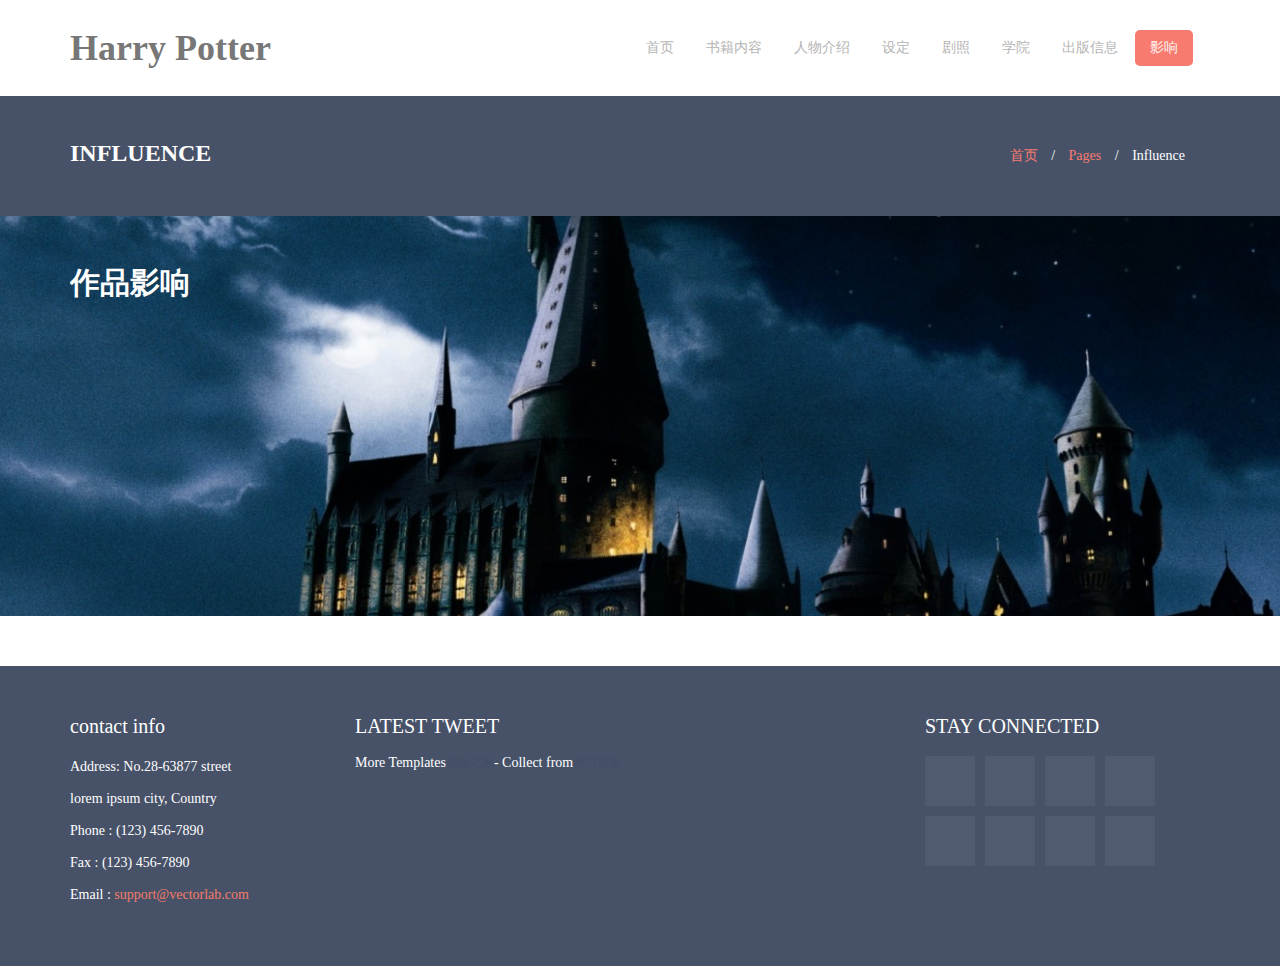
<file: influence.html>
<!DOCTYPE html>
<html>
	<head>
		<meta charset="UTF-8">
		<meta name="keywords" content="杭州听浅电子商务有限公司" />
		<meta name="description" content="杭州听浅电子商务有限公司是一家技术开发、技术咨询、技术服务、成果转让公司。主要做技术开发、技术咨询、技术服务、成果转让：电子商务技术、网络技术、电子产品；服务：产品包装设计、承办会展、市场营销策划、服装设计、服装品牌策划；批发、零售（含网上销售：服装服饰、箱包鞋帽、皮革制品、日用百货、纺织品、工艺美术品、化妆品。" />
		<link rel="stylesheet" type="text/css" href="css/common.css"/>
		<link rel="stylesheet" type="text/css" href="css/influence.css"/>
		<link rel="stylesheet" type="text/css" href="css/top.css"/>
		<title>杭州听浅电子商务有限公司</title>
	</head>
	<body>
		<div class="head">
			<div class="w1140">
				<div class="logo">Harry Potter</div>
				<ul>
					<li>
						<a href="index.html">首页</a>
					</li>
					<li>
						<a href="content.html">书籍内容</a>
					</li>
					<li>
						<a href="person.html">人物介绍</a>
					</li>
					<li>
						<a href="settings.html">设定</a>
					</li>
					<li>
						<a href="pic.html">剧照</a>
					</li>
					<li>
						<a href="school.html">学院</a>
					</li>
					<li>
						<a href="publish.html">出版信息</a>
					</li>
					<li>
						<a href="influence.html" style="background-color: rgb(247,123,111); color: rgb(255,245,244);">影响</a>
					</li>
				</ul>
			</div>
		</div>
		<div class="top">
			<div class="w1170">
				<div class="top_text1">INFLUENCE</div>
				<div class="top_text2">
					<a href="#">首页</a>
					<span>/</span>
					<a href="#">Pages</a>
					<span>/</span>
					<span>Influence</span>
				</div>
			</div>
		</div>
		<div class="map">
			<div class="w1140">
				<h1>作品影响</h1>
			</div>
		</div>
		<div class="foot">
			<div class="w1140">
				<div class="foot1">
					<h1>contact info</h1>
					<p>Address: No.28-63877 street</p>
					<p>lorem ipsum city, Country</p>
					<p>Phone : (123) 456-7890</p>
					<p>Fax : (123) 456-7890</p>
					<p>Email :<a href="#"> support@vectorlab.com</a></p>
				</div>
				<div class="foot2">
					<h1>LATEST TWEET</h1>
					<div style="line-height: 22px;">
						<div class="More">More Templates</div>
						<a href="#" class="moban"> 模板之家</a>
						<div class="from"> - Collect from</div>
						<a href="#" class="page"> 网页模板</a>
					</div>
				</div>
				<div class="foot3">
					<h1>STAY CONNECTED</h1>
					<ul>
						<li>
							<a href="#"></a>
						</li>
						<li>
							<a href="#"></a>
						</li>
						<li>
							<a href="#"></a>
						</li>
						<li>
							<a href="#"></a>
						</li>
						<li>
							<a href="#"></a>
						</li>
						<li>
							<a href="#"></a>
						</li>
						<li>
							<a href="#"></a>
						</li>
						<li>
							<a href="#"></a>
						</li>
					</ul>
				</div>
			</div>
		</div>
	</body>
</html>
</file>
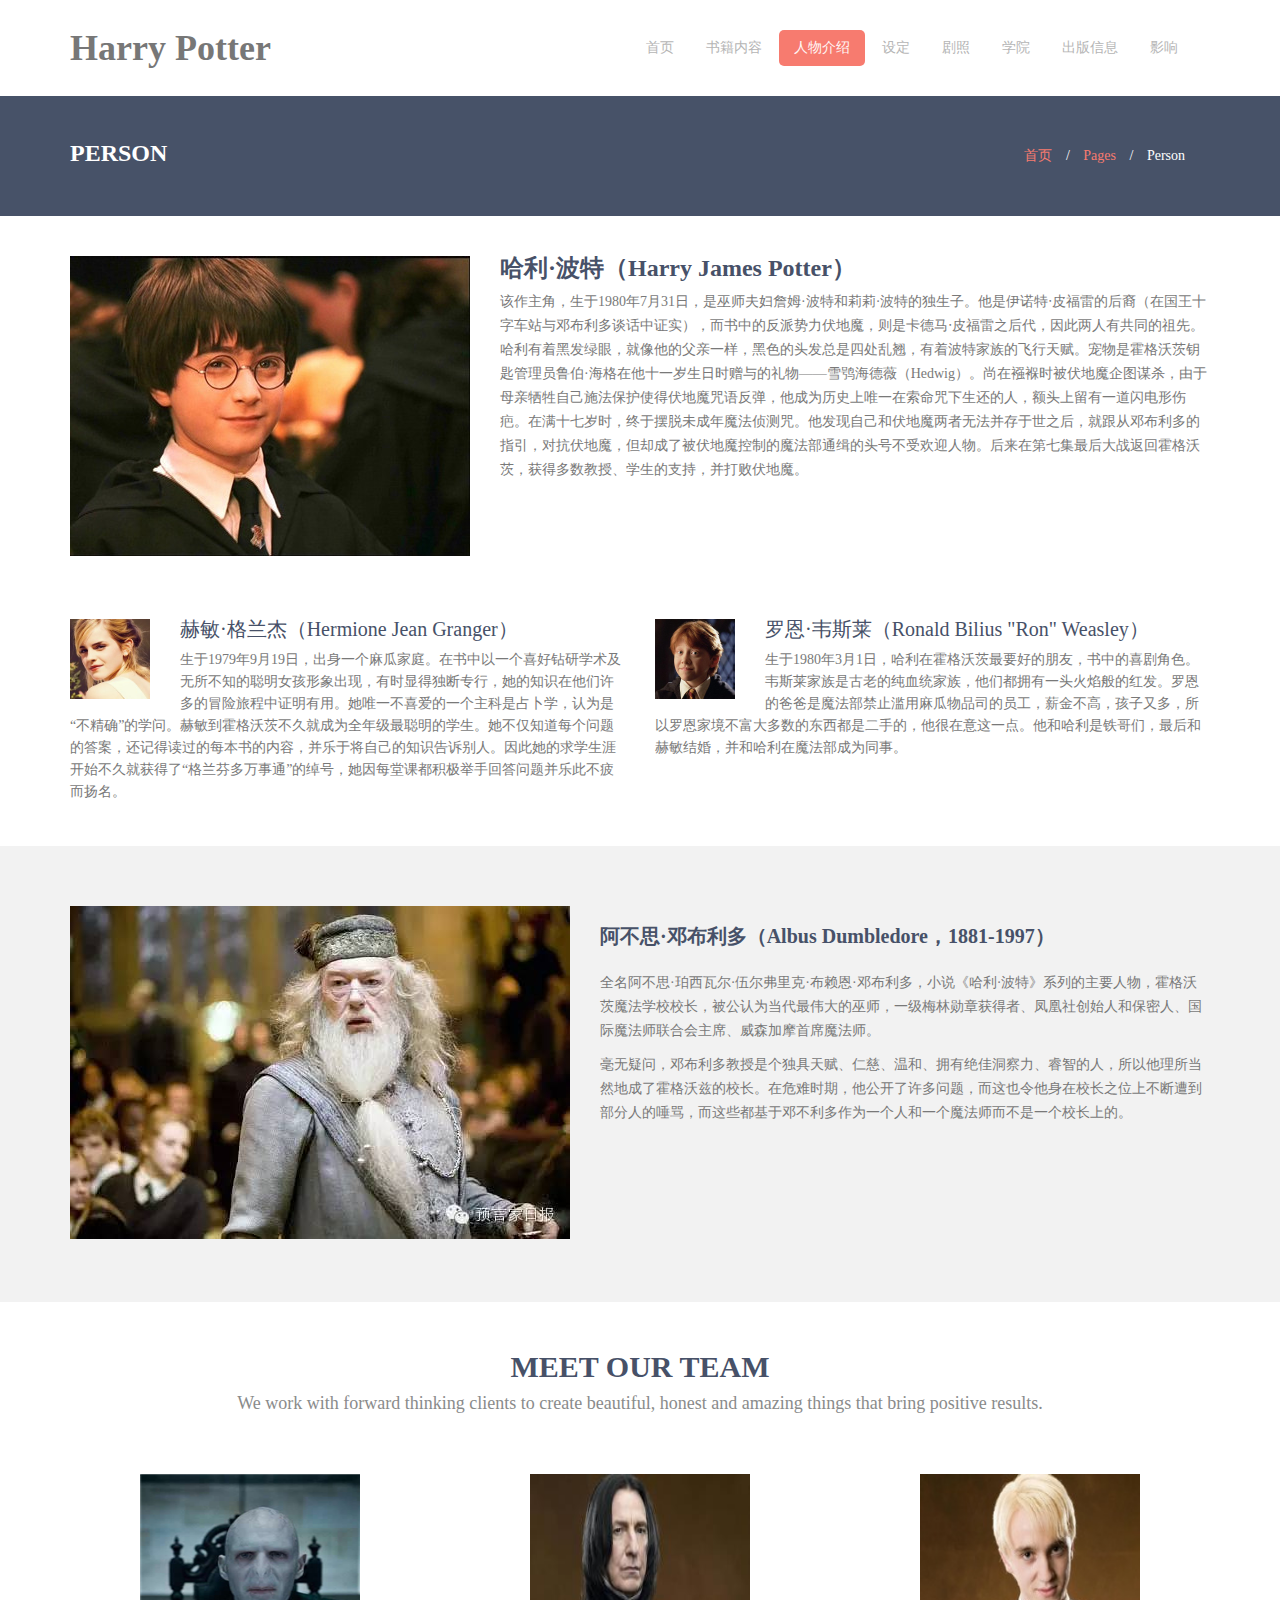
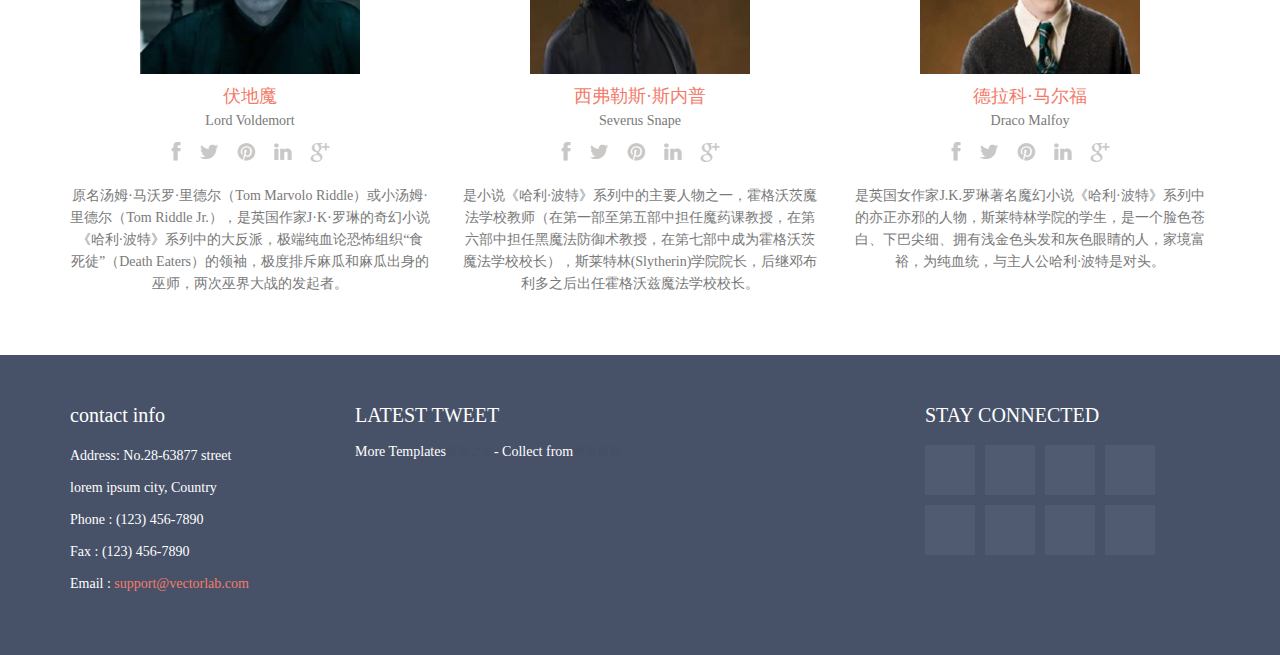
<file: person.html>
<!DOCTYPE html>
<html>
	<head>
		<meta charset="UTF-8">
		<meta name="keywords" content="杭州听浅电子商务有限公司" />
		<meta name="description" content="杭州听浅电子商务有限公司是一家技术开发、技术咨询、技术服务、成果转让公司。主要做技术开发、技术咨询、技术服务、成果转让：电子商务技术、网络技术、电子产品；服务：产品包装设计、承办会展、市场营销策划、服装设计、服装品牌策划；批发、零售（含网上销售：服装服饰、箱包鞋帽、皮革制品、日用百货、纺织品、工艺美术品、化妆品。" />
		<link rel="stylesheet" type="text/css" href="css/common.css"/>
		<link rel="stylesheet" type="text/css" href="css/person.css"/>
		<link rel="stylesheet" type="text/css" href="css/top.css"/>
		<title>杭州听浅电子商务有限公司</title>
	</head>
	<body>
		<div class="head">
			<div class="w1140">
				<div class="logo">Harry Potter</div>
				<ul>
					<li>
						<a href="index.html">首页</a>
					</li>
					<li>
						<a href="content.html">书籍内容</a>
					</li>
					<li>
						<a href="person.html" style="background-color: rgb(247,123,111); color: rgb(255,245,244);">人物介绍</a>
					</li>
					<li>
						<a href="settings.html">设定</a>
					</li>
					<li>
						<a href="pic.html">剧照</a>
					</li>
					<li>
						<a href="school.html">学院</a>
					</li>
					<li>
						<a href="publish.html">出版信息</a>
					</li>
					<li>
						<a href="influence.html">影响</a>
					</li>
				</ul>
			</div>
		</div>
		<div class="top">
			<div class="w1170">
				<div class="top_text1">PERSON</div>
				<div class="top_text2">
					<a href="#">首页</a>
					<span>/</span>
					<a href="#">Pages</a>
					<span>/</span>
					<span>Person</span>
				</div>
			</div>
		</div>
		<div class="main1">
			<div class="w1170">
				<div class="main1_top">
					<div class="main1_top_left"><img src="image/person1.jpg"/></div>
					<div class="main1_top_right">
						<h1>哈利·波特（Harry James Potter）</h1>
						<p>该作主角，生于1980年7月31日，是巫师夫妇詹姆·波特和莉莉·波特的独生子。他是伊诺特‧皮福雷的后裔（在国王十字车站与邓布利多谈话中证实），而书中的反派势力伏地魔，则是卡德马‧皮福雷之后代，因此两人有共同的祖先。哈利有着黑发绿眼，就像他的父亲一样，黑色的头发总是四处乱翘，有着波特家族的飞行天赋。宠物是霍格沃茨钥匙管理员鲁伯·海格在他十一岁生日时赠与的礼物——雪鸮海德薇（Hedwig）。尚在襁褓时被伏地魔企图谋杀，由于母亲牺牲自己施法保护使得伏地魔咒语反弹，他成为历史上唯一在索命咒下生还的人，额头上留有一道闪电形伤疤。在满十七岁时，终于摆脱未成年魔法侦测咒。他发现自己和伏地魔两者无法并存于世之后，就跟从邓布利多的指引，对抗伏地魔，但却成了被伏地魔控制的魔法部通缉的头号不受欢迎人物。后来在第七集最后大战返回霍格沃茨，获得多数教授、学生的支持，并打败伏地魔。</p>
					</div>
				</div>
				<div class="main1_bottom">
					<ul>
						<li>
							<div class="mb_img"><img src="image/person2.jpg"/></div>
							<div class="mb_text1">赫敏·格兰杰（Hermione Jean Granger）</div>
							<div class="mb_text2">生于1979年9月19日，出身一个麻瓜家庭。在书中以一个喜好钻研学术及无所不知的聪明女孩形象出现，有时显得独断专行，她的知识在他们许多的冒险旅程中证明有用。她唯一不喜爱的一个主科是占卜学，认为是“不精确”的学问。赫敏到霍格沃茨不久就成为全年级最聪明的学生。她不仅知道每个问题的答案，还记得读过的每本书的内容，并乐于将自己的知识告诉别人。因此她的求学生涯开始不久就获得了“格兰芬多万事通”的绰号，她因每堂课都积极举手回答问题并乐此不疲而扬名。</div>
						</li>
						<li>
							<div class="mb_img"><img src="image/person3.jpg"/></div>
							<div class="mb_text1">罗恩·韦斯莱（Ronald Bilius "Ron" Weasley）</div>
							<div class="mb_text2">生于1980年3月1日，哈利在霍格沃茨最要好的朋友，书中的喜剧角色。韦斯莱家族是古老的纯血统家族，他们都拥有一头火焰般的红发。罗恩的爸爸是魔法部禁止滥用麻瓜物品司的员工，薪金不高，孩子又多，所以罗恩家境不富大多数的东西都是二手的，他很在意这一点。他和哈利是铁哥们，最后和赫敏结婚，并和哈利在魔法部成为同事。</div>
						</li>
					</ul>
				</div>
			</div>
		</div>
		<div class="main2">
			<div class="w1170">
				<div class="main2_left"><img src="image/person4.jpg"/></div>
				<div class="main2_right">
					<h1>阿不思·邓布利多（Albus Dumbledore，1881-1997）</h1>
					<p>全名阿不思·珀西瓦尔·伍尔弗里克·布赖恩·邓布利多，小说《哈利·波特》系列的主要人物，霍格沃茨魔法学校校长，被公认为当代最伟大的巫师，一级梅林勋章获得者、凤凰社创始人和保密人、国际魔法师联合会主席、威森加摩首席魔法师。</p>
					<p>毫无疑问，邓布利多教授是个独具天赋、仁慈、温和、拥有绝佳洞察力、睿智的人，所以他理所当然地成了霍格沃兹的校长。在危难时期，他公开了许多问题，而这也令他身在校长之位上不断遭到部分人的唾骂，而这些都基于邓不利多作为一个人和一个魔法师而不是一个校长上的。</p>
				</div>
			</div>
		</div>
		<div class="main3">
			<div class="w1170">
				<div class="main3_top">
					<h1>MEET OUR TEAM</h1>
					<p>We work with forward thinking clients to create beautiful, honest and amazing things that bring positive results.</p>
				</div>
				<div class="main3_bottom1">
					<div class="main1_bottom1_pic">
						<img src="image/person5.jpg"/>
					</div>
					<div class="main1_bottom1_text">
						<h4><a href="#">伏地魔</a></h4>
						<p>Lord Voldemort</p>
						<div class="mbt_pic"><img src="image/link.png"/></div>
						<p>原名汤姆·马沃罗·里德尔（Tom Marvolo Riddle）或小汤姆·里德尔（Tom Riddle Jr.），是英国作家J·K·罗琳的奇幻小说《哈利·波特》系列中的大反派，极端纯血论恐怖组织“食死徒”（Death Eaters）的领袖，极度排斥麻瓜和麻瓜出身的巫师，两次巫界大战的发起者。</p>
					</div>
				</div>
				<div class="main3_bottom1">
					<div class="main1_bottom1_pic">
						<img src="image/person6.jpg"/>
					</div>
					<div class="main1_bottom1_text">
						<h4><a href="#">西弗勒斯·斯内普</a></h4>
						<p>Severus Snape</p>
						<div class="mbt_pic"><img src="image/link.png"/></div>
						<p>是小说《哈利·波特》系列中的主要人物之一，霍格沃茨魔法学校教师（在第一部至第五部中担任魔药课教授，在第六部中担任黑魔法防御术教授，在第七部中成为霍格沃茨魔法学校校长），斯莱特林(Slytherin)学院院长，后继邓布利多之后出任霍格沃兹魔法学校校长。</p>
					</div>
				</div>
				<div class="main3_bottom1">
					<div class="main1_bottom1_pic">
						<img src="image/person7.jpeg"/>
					</div>
					<div class="main1_bottom1_text">
						<h4><a href="#">德拉科·马尔福</a></h4>
						<p>Draco Malfoy</p>
						<div class="mbt_pic"><img src="image/link.png"/></div>
						<p>是英国女作家J.K.罗琳著名魔幻小说《哈利·波特》系列中的亦正亦邪的人物，斯莱特林学院的学生，是一个脸色苍白、下巴尖细、拥有浅金色头发和灰色眼睛的人，家境富裕，为纯血统，与主人公哈利·波特是对头。</p>
					</div>
				</div>
			</div>
		</div>		
		<div class="foot">
			<div class="w1140">
				<div class="foot1">
					<h1>contact info</h1>
					<p>Address: No.28-63877 street</p>
					<p>lorem ipsum city, Country</p>
					<p>Phone : (123) 456-7890</p>
					<p>Fax : (123) 456-7890</p>
					<p>Email :<a href="#"> support@vectorlab.com</a></p>
				</div>
				<div class="foot2">
					<h1>LATEST TWEET</h1>
					<div style="line-height: 22px;">
						<div class="More">More Templates</div>
						<a href="#" class="moban"> 模板之家</a>
						<div class="from"> - Collect from</div>
						<a href="#" class="page"> 网页模板</a>
					</div>
				</div>
				<div class="foot3">
					<h1>STAY CONNECTED</h1>
					<ul>
						<li>
							<a href="#"></a>
						</li>
						<li>
							<a href="#"></a>
						</li>
						<li>
							<a href="#"></a>
						</li>
						<li>
							<a href="#"></a>
						</li>
						<li>
							<a href="#"></a>
						</li>
						<li>
							<a href="#"></a>
						</li>
						<li>
							<a href="#"></a>
						</li>
						<li>
							<a href="#"></a>
						</li>
					</ul>
				</div>
			</div>
		</div>
	</body>
</html>
</file>
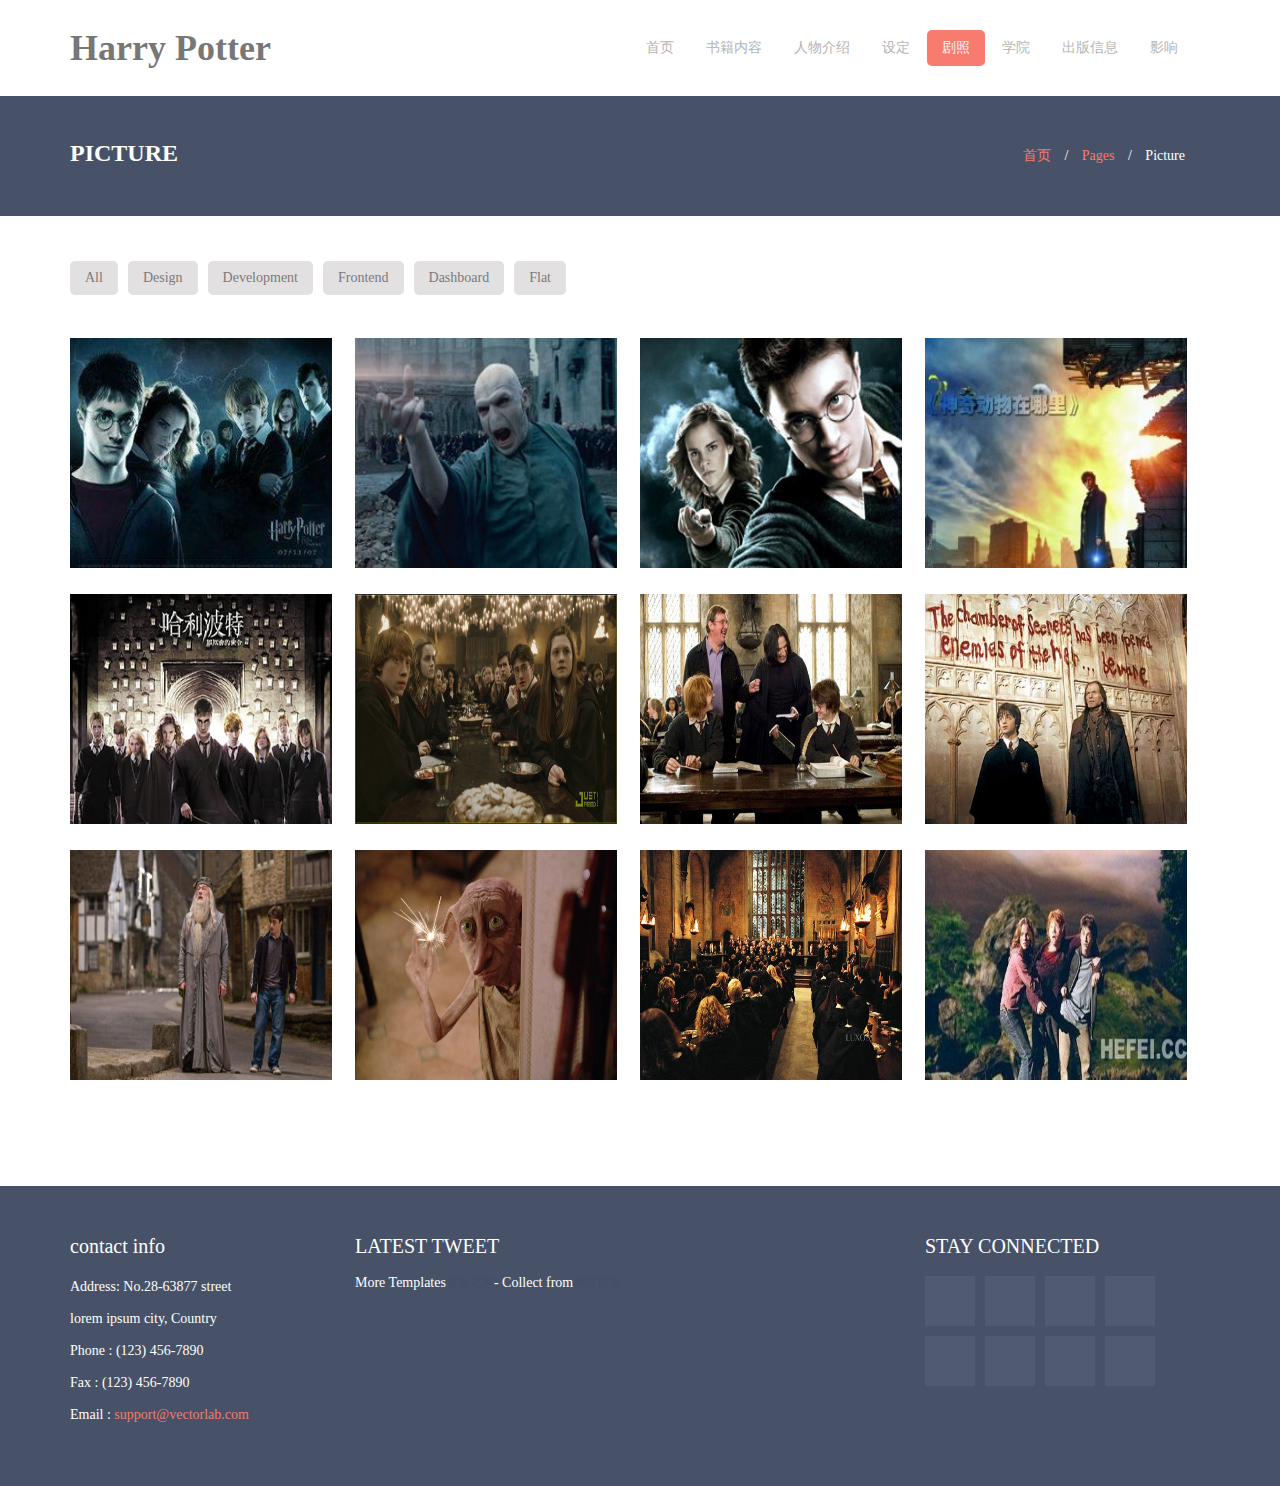
<file: pic.html>
<!DOCTYPE html>
<html>
	<head>
		<meta charset="UTF-8">
		<meta name="keywords" content="杭州听浅电子商务有限公司" />
		<meta name="description" content="杭州听浅电子商务有限公司是一家技术开发、技术咨询、技术服务、成果转让公司。主要做技术开发、技术咨询、技术服务、成果转让：电子商务技术、网络技术、电子产品；服务：产品包装设计、承办会展、市场营销策划、服装设计、服装品牌策划；批发、零售（含网上销售：服装服饰、箱包鞋帽、皮革制品、日用百货、纺织品、工艺美术品、化妆品。" />
		<link rel="stylesheet" type="text/css" href="css/common.css"/>
		<link rel="stylesheet" type="text/css" href="css/pic.css"/>
		<link rel="stylesheet" type="text/css" href="css/top.css"/>
		<title>杭州听浅电子商务有限公司</title>
	</head>
	<body>
		<div class="head">
			<div class="w1140">
				<div class="logo">Harry Potter</div>
				<ul>
					<li>
						<a href="index.html">首页</a>
					</li>
					<li>
						<a href="content.html">书籍内容</a>
					</li>
					<li>
						<a href="person.html">人物介绍</a>
					</li>
					<li>
						<a href="settings.html">设定</a>
					</li>
					<li>
						<a href="pic.html" style="background-color: rgb(247,123,111); color: rgb(255,245,244);">剧照</a>
					</li>
					<li>
						<a href="school.html">学院</a>
					</li>
					<li>
						<a href="publish.html">出版信息</a>
					</li>
					<li>
						<a href="influence.html">影响</a>
					</li>
				</ul>
			</div>
		</div>
		<div class="top">
			<div class="w1170">
				<div class="top_text1">PICTURE</div>
				<div class="top_text2">
					<a href="#">首页</a>
					<span>/</span>
					<a href="#">Pages</a>
					<span>/</span>
					<span>Picture</span>
				</div>
			</div>
		</div>
		<div class="main">
			<div class="w1140">
				<ul>
					<li>
						<a href="#">All</a>
					</li>
					<li>
						<a href="#">Design</a>
					</li>
					<li>
						<a href="#">Development</a>
					</li>
					<li>
						<a href="#">Frontend</a>
					</li>
					<li>
						<a href="#">Dashboard</a>
					</li>
					<li>
						<a href="#">Flat</a>
					</li>
				</ul>
				<div class="main_pic">
					<div class="sm_pic1"><img src="image/juzhao1.jpg"/></div>
					<div class="sm_pic1"><img src="image/juzhao2.jpg"/></div>
					<div class="sm_pic1"><img src="image/juzhao3.jpg"/></div>
					<div class="sm_pic1"><img src="image/juzhao4.png"/></div>
					<div class="sm_pic1"><img src="image/juzhao5.jpg"/></div>
					<div class="sm_pic1"><img src="image/juzhao6.jpg"/></div>
					<div class="sm_pic1"><img src="image/juzhao7.jpg"/></div>
					<div class="sm_pic1"><img src="image/juzhao8.jpg"/></div>
					<div class="sm_pic1"><img src="image/juzhao9.jpg"/></div>
					<div class="sm_pic1"><img src="image/juzhao10.jpg"/></div>
					<div class="sm_pic1"><img src="image/juzhao11.jpg"/></div>
					<div class="sm_pic1"><img src="image/juzhao12.jpg"/></div>
				</div>
			</div>
		</div>
		<div class="foot">
			<div class="w1140">
				<div class="foot1">
					<h1>contact info</h1>
					<p>Address: No.28-63877 street</p>
					<p>lorem ipsum city, Country</p>
					<p>Phone : (123) 456-7890</p>
					<p>Fax : (123) 456-7890</p>
					<p>Email :<a href="#"> support@vectorlab.com</a></p>
				</div>
				<div class="foot2">
					<h1>LATEST TWEET</h1>
					<div style="line-height: 22px;">
						<div class="More">More Templates</div>
						<a href="#" class="moban"> 模板之家</a>
						<div class="from"> - Collect from</div>
						<a href="#" class="page"> 网页模板</a>
					</div>
				</div>
				<div class="foot3">
					<h1>STAY CONNECTED</h1>
					<ul>
						<li>
							<a href="#"></a>
						</li>
						<li>
							<a href="#"></a>
						</li>
						<li>
							<a href="#"></a>
						</li>
						<li>
							<a href="#"></a>
						</li>
						<li>
							<a href="#"></a>
						</li>
						<li>
							<a href="#"></a>
						</li>
						<li>
							<a href="#"></a>
						</li>
						<li>
							<a href="#"></a>
						</li>
					</ul>
				</div>
			</div>
		</div>
	</body>
</html>
</file>
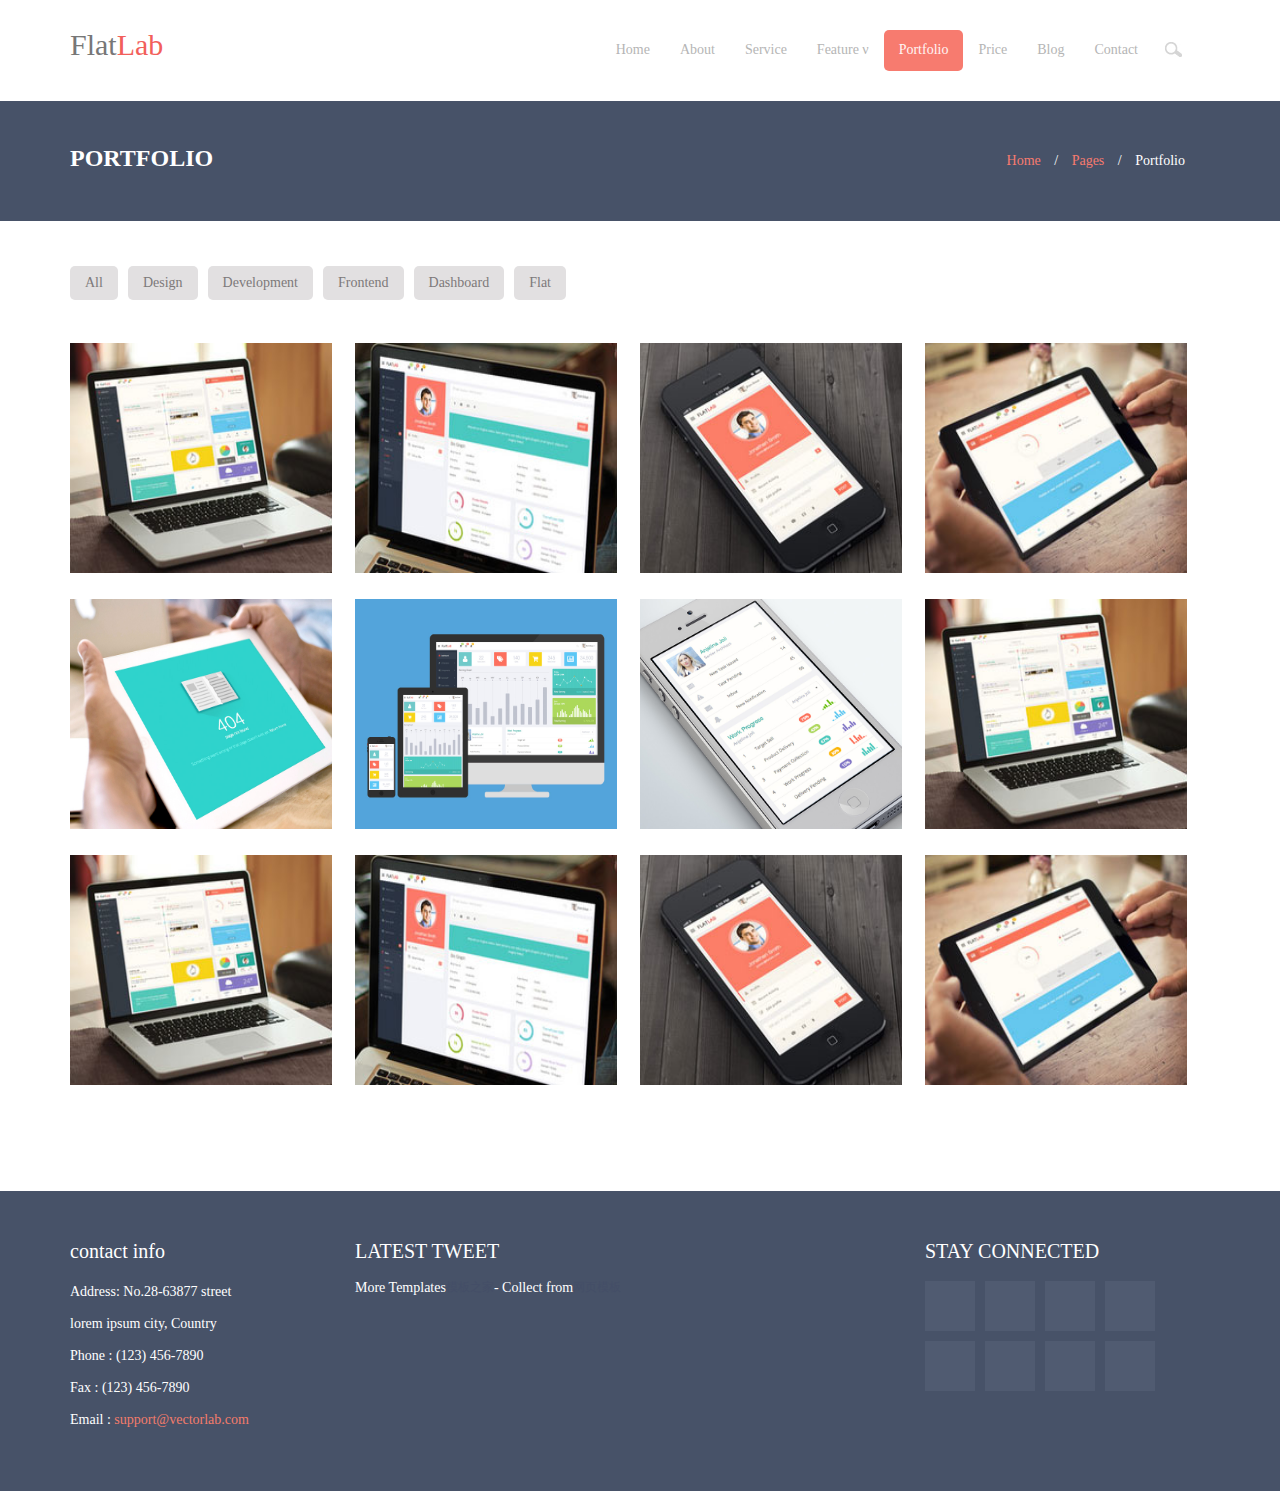
<file: Portfolio.html>
<!DOCTYPE html>
<html>
	<head>
		<meta charset="UTF-8">
		<meta name="keywords" content="杭州听浅电子商务有限公司" />
		<meta name="description" content="杭州听浅电子商务有限公司是一家技术开发、技术咨询、技术服务、成果转让公司。主要做技术开发、技术咨询、技术服务、成果转让：电子商务技术、网络技术、电子产品；服务：产品包装设计、承办会展、市场营销策划、服装设计、服装品牌策划；批发、零售（含网上销售：服装服饰、箱包鞋帽、皮革制品、日用百货、纺织品、工艺美术品、化妆品。" />
		<link rel="stylesheet" type="text/css" href="css/common.css"/>
		<link rel="stylesheet" type="text/css" href="css/head.css"/>
		<link rel="stylesheet" type="text/css" href="css/top.css"/>
		<link rel="stylesheet" type="text/css" href="css/Portfolio.css"/>
		<link rel="stylesheet" type="text/css" href="css/foot.css"/>
		<title>杭州听浅电子商务有限公司</title>
	</head>
	<body>
		<div class="head">
			<div class="w1140">
				<div class="flat">Flat<span>Lab</span></div>
				<ul>
					<li>
						<a href="index.html">Home</a>
					</li>
					<li>
						<a href="About.html">About</a>
					</li>
					<li>
						<a href="Service.html">Service</a>
					</li>
					<li class="menu">
						<a href="#">Feature &nu;</a>
						<div class="submenu">
							<a href="Typography.html">Typography</a>
							<a href="Buttons.html">Buttons</a>
						</div>
					</li>
					<li>
						<a href="Portfolio.html" style="background-color: rgb(247,123,111); color: rgb(255,245,244);">Portfolio</a>
					</li>
					<li>
						<a href="Price.html">Price</a>
					</li>
					<li>
						<a href="Blog.html">Blog</a>
					</li>
					<li>
						<a href="Contact.html">Contact</a>
					</li>
					<li>
						<input type="text" placeholder="Search" id="" value="" />
					</li>
				</ul>
			</div>
		</div>
		<div class="top">
			<div class="w1170">
				<div class="top_text1">PORTFOLIO</div>
				<div class="top_text2">
					<a href="#">Home </a>
					<span>/</span>
					<a href="#">Pages</a>
					<span>/</span>
					<span>Portfolio</span>
				</div>
			</div>
		</div>
		<div class="main">
			<div class="w1140">
				<ul>
					<li>
						<a href="#">All</a>
					</li>
					<li>
						<a href="#">Design</a>
					</li>
					<li>
						<a href="#">Development</a>
					</li>
					<li>
						<a href="#">Frontend</a>
					</li>
					<li>
						<a href="#">Dashboard</a>
					</li>
					<li>
						<a href="#">Flat</a>
					</li>
				</ul>
				<div class="main_pic">
					<div class="sm_pic1"><img src="images/pic14.jpg"/></div>
					<div class="sm_pic1"><img src="images/pic15.jpg"/></div>
					<div class="sm_pic1"><img src="images/pic16.jpg"/></div>
					<div class="sm_pic1"><img src="images/pic17.jpg"/></div>
					<div class="sm_pic1"><img src="images/pic31.jpg"/></div>
					<div class="sm_pic1"><img src="images/pic32.jpg"/></div>
					<div class="sm_pic1"><img src="images/pic33.jpg"/></div>
					<div class="sm_pic1"><img src="images/pic14.jpg"/></div>
					<div class="sm_pic1"><img src="images/pic14.jpg"/></div>
					<div class="sm_pic1"><img src="images/pic15.jpg"/></div>
					<div class="sm_pic1"><img src="images/pic16.jpg"/></div>
					<div class="sm_pic1"><img src="images/pic17.jpg"/></div>
				</div>
			</div>
		</div>
		<div class="foot">
			<div class="w1140">
				<div class="foot1">
					<h1>contact info</h1>
					<p>Address: No.28-63877 street</p>
					<p>lorem ipsum city, Country</p>
					<p>Phone : (123) 456-7890</p>
					<p>Fax : (123) 456-7890</p>
					<p>Email :<a href="#"> support@vectorlab.com</a></p>
				</div>
				<div class="foot2">
					<h1>LATEST TWEET</h1>
					<div style="line-height: 22px;">
						<div class="More">More Templates</div>
						<a href="#" class="moban"> 模板之家</a>
						<div class="from"> - Collect from</div>
						<a href="#" class="page"> 网页模板</a>
					</div>
				</div>
				<div class="foot3">
					<h1>STAY CONNECTED</h1>
					<ul>
						<li>
							<a href="#"></a>
						</li>
						<li>
							<a href="#"></a>
						</li>
						<li>
							<a href="#"></a>
						</li>
						<li>
							<a href="#"></a>
						</li>
						<li>
							<a href="#"></a>
						</li>
						<li>
							<a href="#"></a>
						</li>
						<li>
							<a href="#"></a>
						</li>
						<li>
							<a href="#"></a>
						</li>
					</ul>
				</div>
			</div>
		</div>
	</body>
</html>
</file>
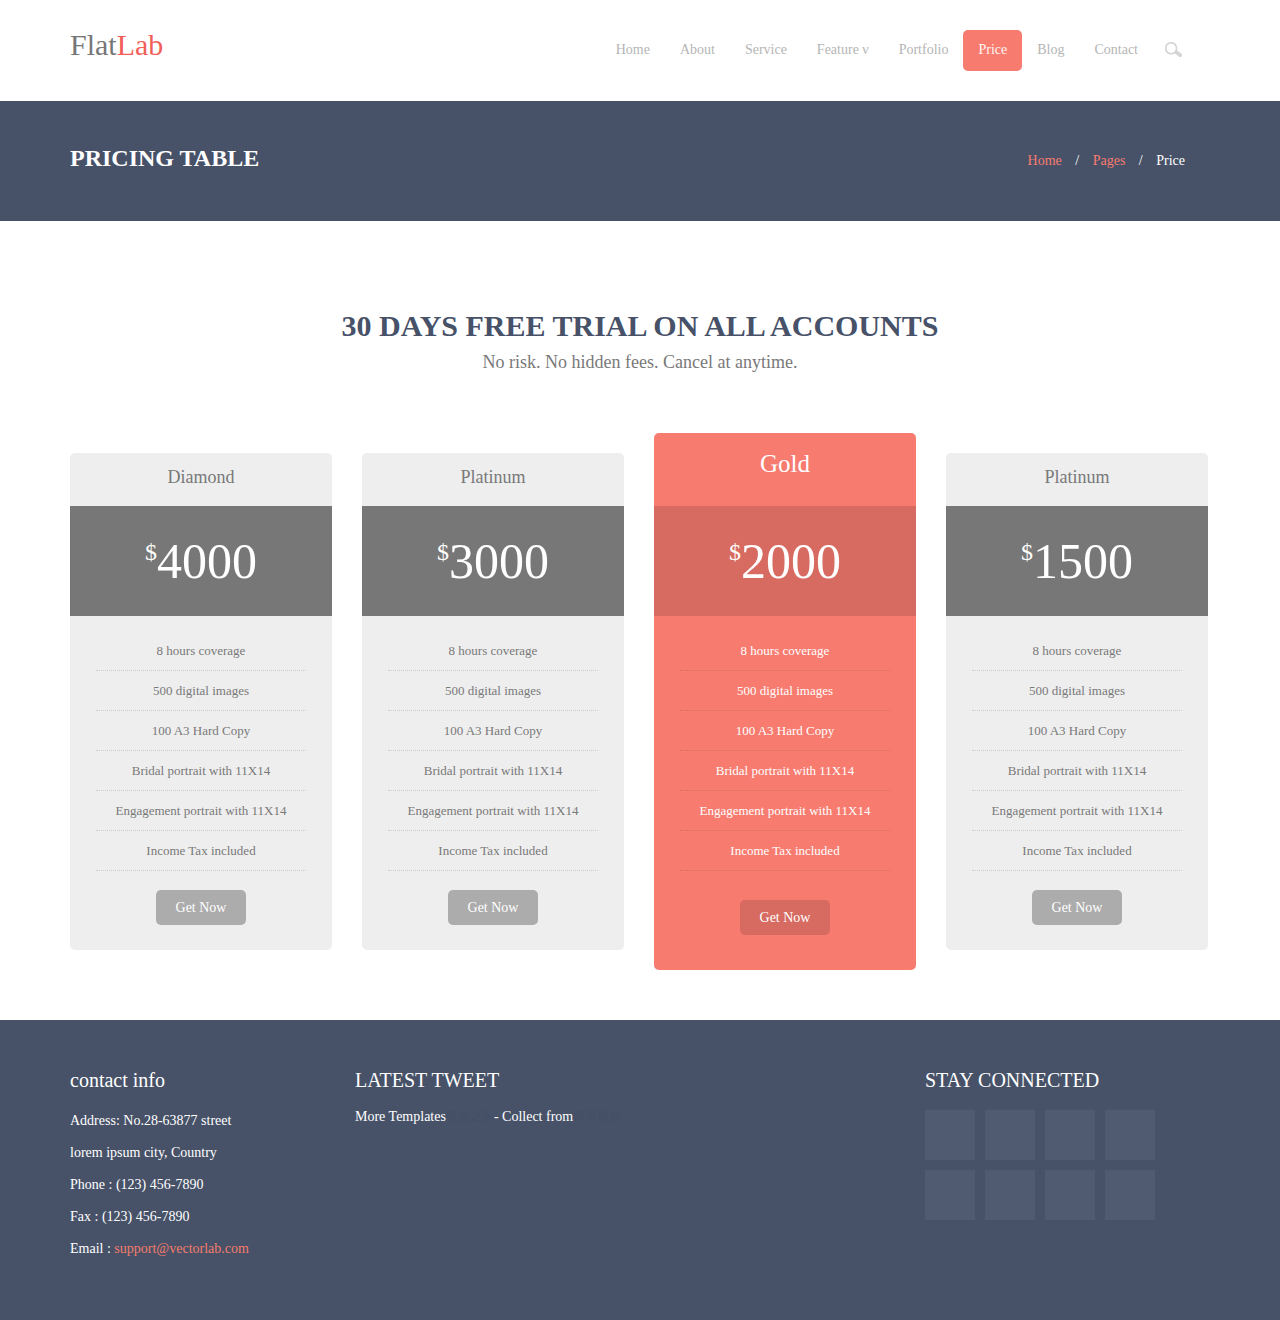
<file: Price.html>
<!DOCTYPE html>
<html>
	<head>
		<meta charset="UTF-8">
		<meta name="keywords" content="杭州听浅电子商务有限公司" />
		<meta name="description" content="杭州听浅电子商务有限公司是一家技术开发、技术咨询、技术服务、成果转让公司。主要做技术开发、技术咨询、技术服务、成果转让：电子商务技术、网络技术、电子产品；服务：产品包装设计、承办会展、市场营销策划、服装设计、服装品牌策划；批发、零售（含网上销售：服装服饰、箱包鞋帽、皮革制品、日用百货、纺织品、工艺美术品、化妆品。" />
		<link rel="stylesheet" type="text/css" href="css/common.css"/>
		<link rel="stylesheet" type="text/css" href="css/head.css"/>
		<link rel="stylesheet" type="text/css" href="css/top.css"/>
		<link rel="stylesheet" type="text/css" href="css/Price.css"/>
		<link rel="stylesheet" type="text/css" href="css/foot.css"/>
		<title>杭州听浅电子商务有限公司</title>
	</head>
	<body>
		<div class="head">
			<div class="w1140">
				<div class="flat">Flat<span>Lab</span></div>
				<ul>
					<li>
						<a href="index.html">Home</a>
					</li>
					<li>
						<a href="About.html">About</a>
					</li>
					<li>
						<a href="Service.html">Service</a>
					</li>
					<li class="menu">
						<a href="#">Feature &nu;</a>
						<div class="submenu">
							<a href="Typography.html">Typography</a>
							<a href="Buttons.html">Buttons</a>
						</div>
					</li>
					<li>
						<a href="Portfolio.html">Portfolio</a>
					</li>
					<li>
						<a href="Price.html" style="background-color: rgb(247,123,111); color: rgb(255,245,244);">Price</a>
					</li>
					<li>
						<a href="Blog.html">Blog</a>
					</li>
					<li>
						<a href="Contact.html">Contact</a>
					</li>
					<li>
						<input type="text" placeholder="Search" id="" value="" />
					</li>
				</ul>
			</div>
		</div>
		<div class="top">
			<div class="w1170">
				<div class="top_text1">PRICING TABLE</div>
				<div class="top_text2">
					<a href="#">Home </a>
					<span>/</span>
					<a href="#">Pages</a>
					<span>/</span>
					<span>Price</span>
				</div>
			</div>
		</div>
		<div class="main">
			<div class="w1170">
				<div class="main1">
					<h1>30 DAYS FREE TRIAL ON ALL ACCOUNTS</h1>
					<p>No risk. No hidden fees. Cancel at anytime.</p>
				</div>
				<div class="main2">
					<div class="main3">
						<h1>Diamond</h1>
						<h2><span>$</span>4000</h2>
						<ul>
							<li>8 hours coverage</li>
							<li>500 digital images</li>
							<li>100 A3 Hard Copy</li>
							<li>Bridal portrait with 11X14</li>
							<li>Engagement portrait with 11X14</li>
							<li>Income Tax included</li>
						</ul>
						<div class="main4"><a href="#">Get Now</a></div>
					</div>
				</div>
				<div class="main2">
					<div class="main3">
						<h1>Platinum</h1>
						<h2><span>$</span>3000</h2>
						<ul>
							<li>8 hours coverage</li>
							<li>500 digital images</li>
							<li>100 A3 Hard Copy</li>
							<li>Bridal portrait with 11X14</li>
							<li>Engagement portrait with 11X14</li>
							<li>Income Tax included</li>
						</ul>
						<div class="main4"><a href="#">Get Now</a></div>
					</div>
				</div>
				<div class="main5">
					<div class="main6 co">
						<h1>Gold</h1>
						<h2><span>$</span>2000</h2>
						<ul>
							<li>8 hours coverage</li>
							<li>500 digital images</li>
							<li>100 A3 Hard Copy</li>
							<li>Bridal portrait with 11X14</li>
							<li>Engagement portrait with 11X14</li>
							<li>Income Tax included</li>
						</ul>
						<div class="main7"><a href="#">Get Now</a></div>
					</div>
				</div>
				<div class="main2">
					<div class="main3">
						<h1>Platinum</h1>
						<h2><span>$</span>1500</h2>
						<ul>
							<li>8 hours coverage</li>
							<li>500 digital images</li>
							<li>100 A3 Hard Copy</li>
							<li>Bridal portrait with 11X14</li>
							<li>Engagement portrait with 11X14</li>
							<li>Income Tax included</li>
						</ul>
						<div class="main4"><a href="#">Get Now</a></div>
					</div>
				</div>
			</div>
		</div>
		<div class="foot">
			<div class="w1140">
				<div class="foot1">
					<h1>contact info</h1>
					<p>Address: No.28-63877 street</p>
					<p>lorem ipsum city, Country</p>
					<p>Phone : (123) 456-7890</p>
					<p>Fax : (123) 456-7890</p>
					<p>Email :<a href="#"> support@vectorlab.com</a></p>
				</div>
				<div class="foot2">
					<h1>LATEST TWEET</h1>
					<div style="line-height: 22px;">
						<div class="More">More Templates</div>
						<a href="#" class="moban"> 模板之家</a>
						<div class="from"> - Collect from</div>
						<a href="#" class="page"> 网页模板</a>
					</div>
				</div>
				<div class="foot3">
					<h1>STAY CONNECTED</h1>
					<ul>
						<li>
							<a href="#"></a>
						</li>
						<li>
							<a href="#"></a>
						</li>
						<li>
							<a href="#"></a>
						</li>
						<li>
							<a href="#"></a>
						</li>
						<li>
							<a href="#"></a>
						</li>
						<li>
							<a href="#"></a>
						</li>
						<li>
							<a href="#"></a>
						</li>
						<li>
							<a href="#"></a>
						</li>
					</ul>
				</div>
			</div>
		</div>
	</body>
</html>
</file>
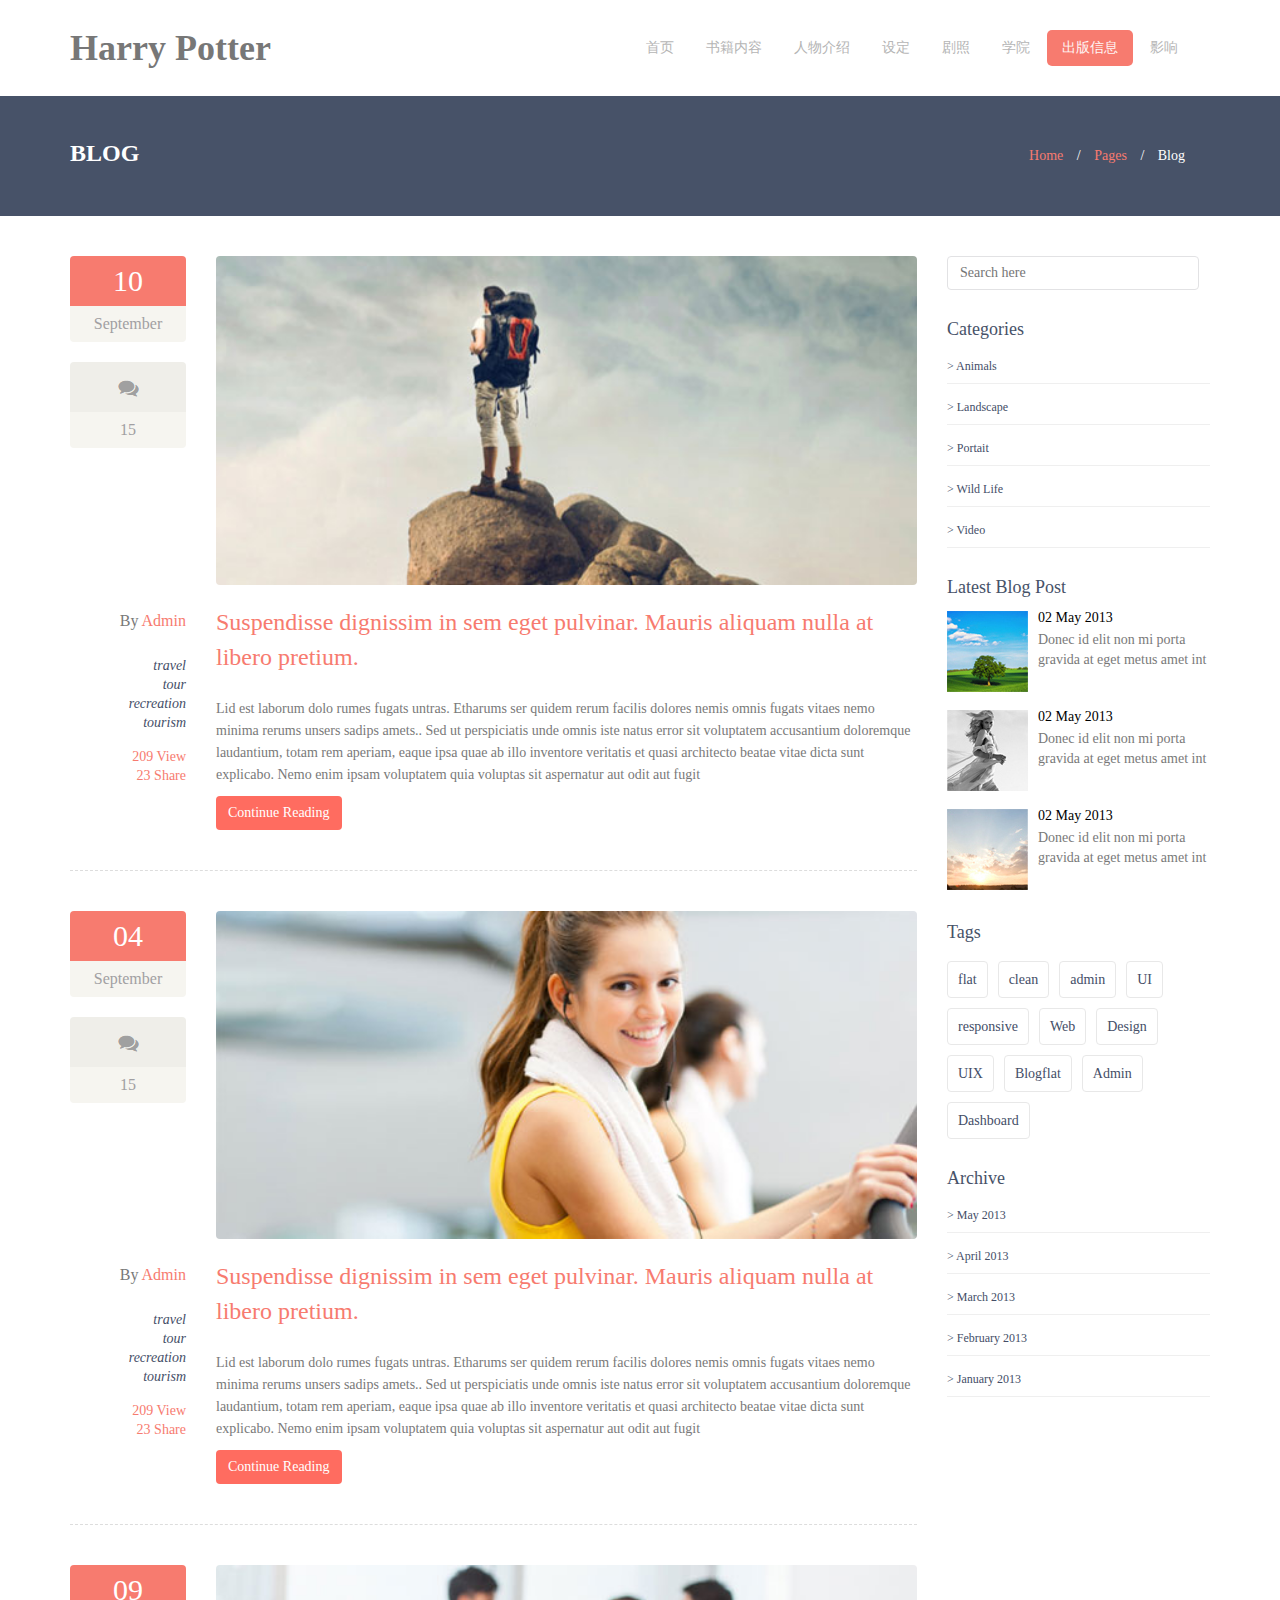
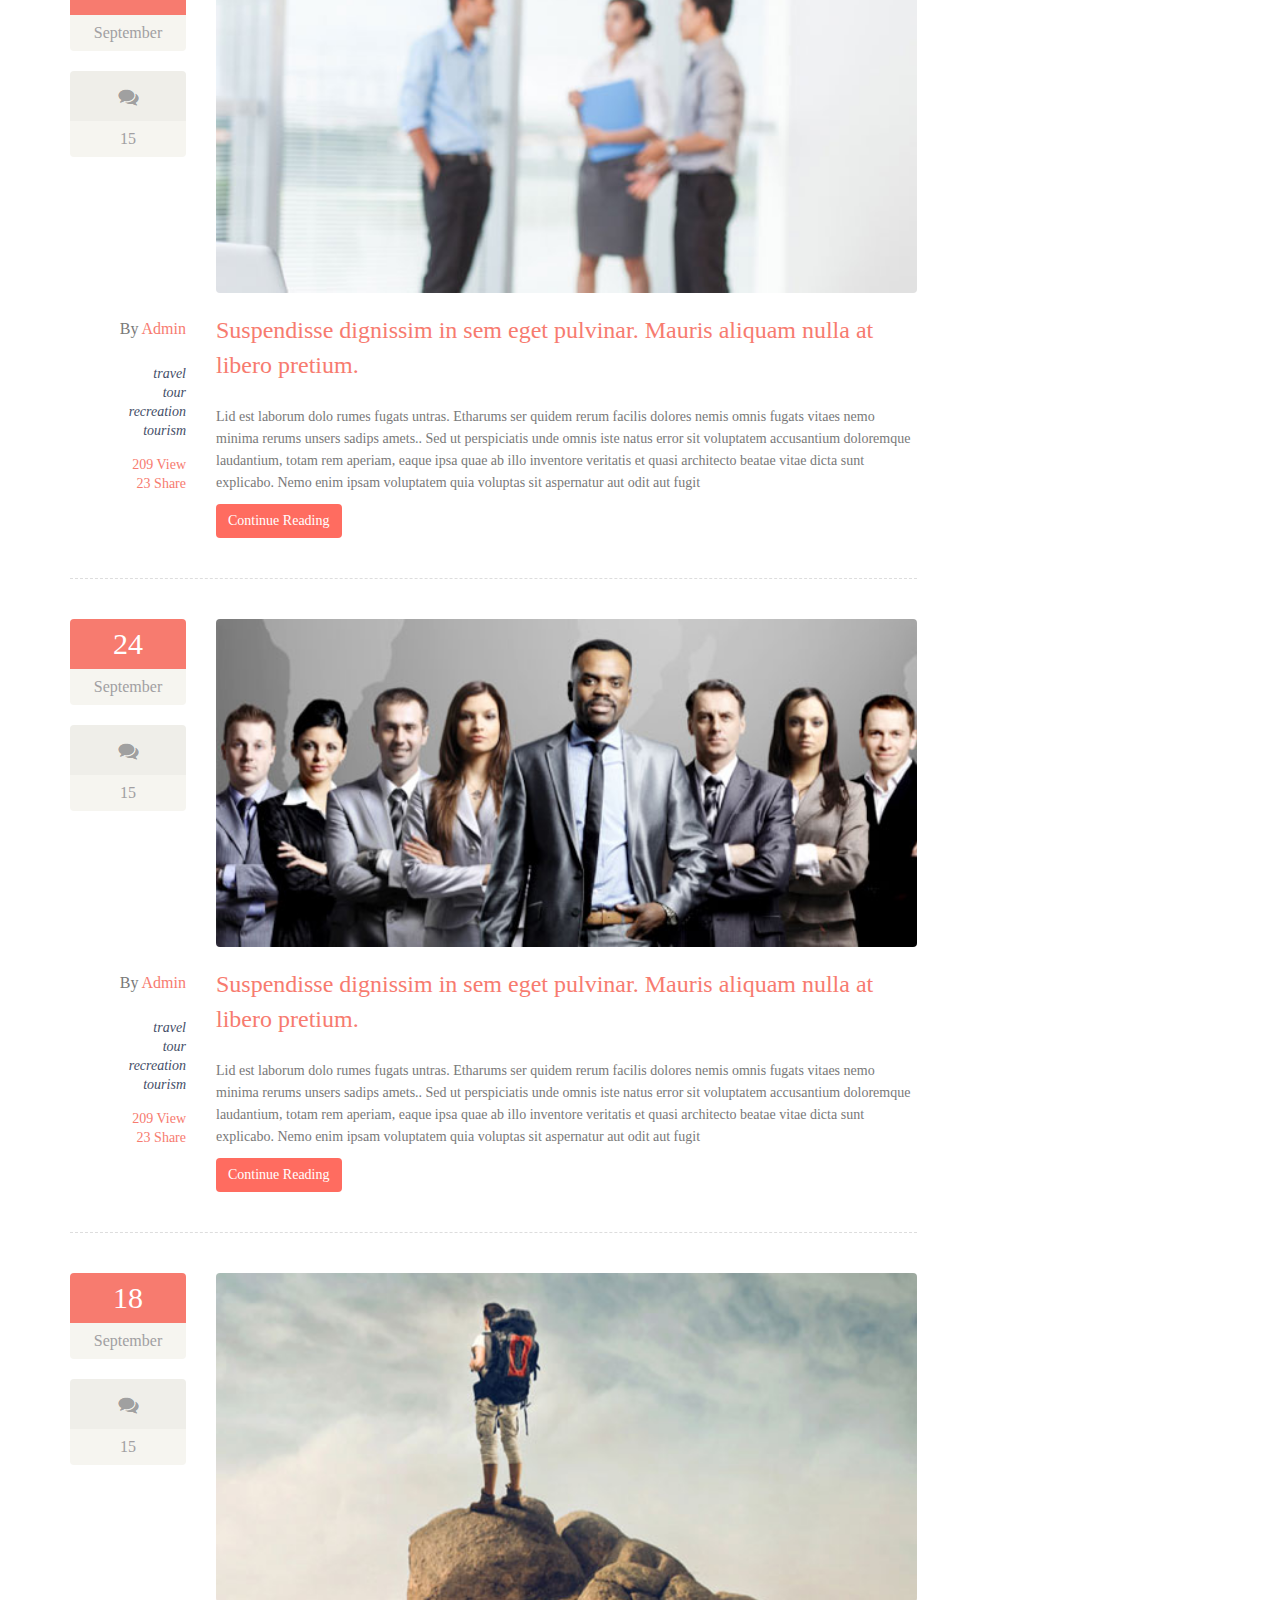
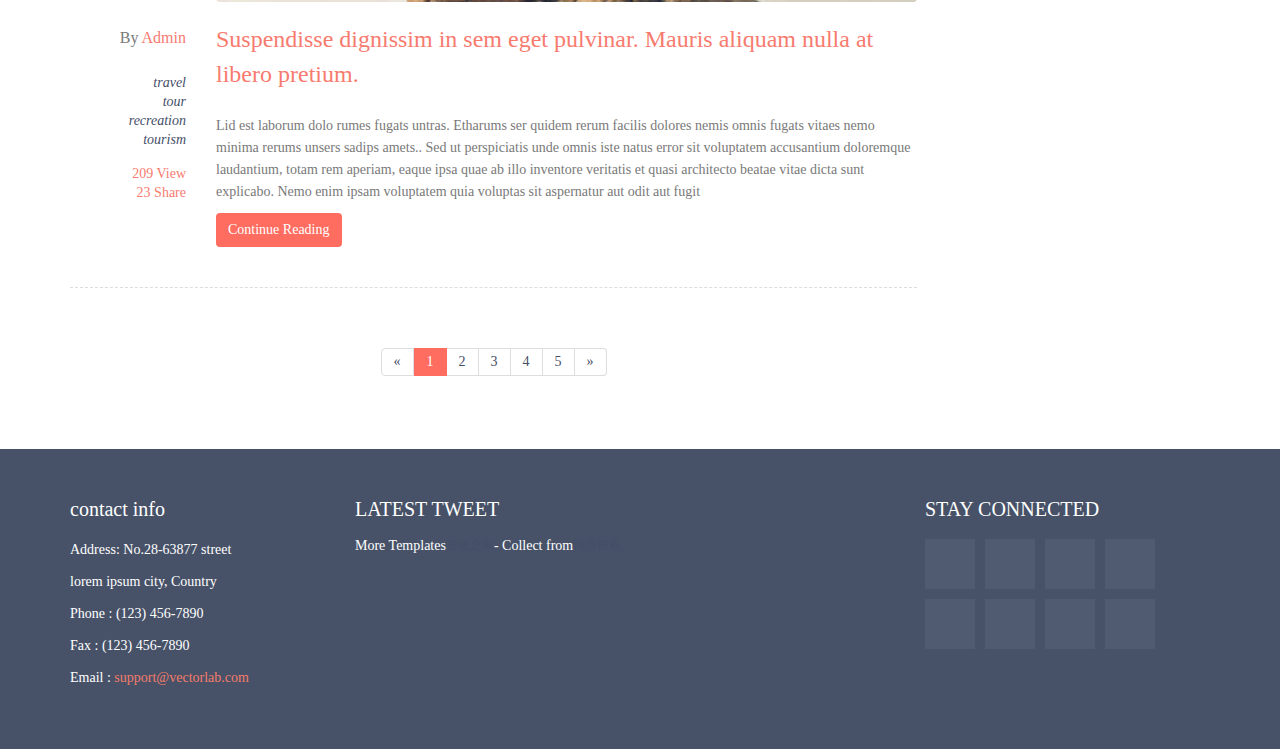
<file: publish.html>
<!DOCTYPE html>
<html>
	<head>
		<meta charset="UTF-8">
		<meta name="keywords" content="杭州听浅电子商务有限公司" />
		<meta name="description" content="杭州听浅电子商务有限公司是一家技术开发、技术咨询、技术服务、成果转让公司。主要做技术开发、技术咨询、技术服务、成果转让：电子商务技术、网络技术、电子产品；服务：产品包装设计、承办会展、市场营销策划、服装设计、服装品牌策划；批发、零售（含网上销售：服装服饰、箱包鞋帽、皮革制品、日用百货、纺织品、工艺美术品、化妆品。" />
		<link rel="stylesheet" type="text/css" href="css/common.css"/>
		<link rel="stylesheet" type="text/css" href="css/publish.css"/>
		<link rel="stylesheet" type="text/css" href="css/top.css"/>
		<title>杭州听浅电子商务有限公司</title>
	</head>
	<body>
		<div class="head">
			<div class="w1140">
				<div class="logo">Harry Potter</div>
				<ul>
					<li>
						<a href="index.html">首页</a>
					</li>
					<li>
						<a href="content.html">书籍内容</a>
					</li>
					<li>
						<a href="person.html">人物介绍</a>
					</li>
					<li>
						<a href="settings.html">设定</a>
					</li>
					<li>
						<a href="pic.html">剧照</a>
					</li>
					<li>
						<a href="school.html">学院</a>
					</li>
					<li>
						<a href="publish.html" style="background-color: rgb(247,123,111); color: rgb(255,245,244);">出版信息</a>
					</li>
					<li>
						<a href="influence.html">影响</a>
					</li>
				</ul>
			</div>
		</div>
		<div class="top">
			<div class="w1170">
				<div class="top_text1">BLOG</div>
				<div class="top_text2">
					<a href="#">Home </a>
					<span>/</span>
					<a href="#">Pages</a>
					<span>/</span>
					<span>Blog</span>
				</div>
			</div>
		</div>
		<div class="main">
			<div class="w1170">
				<div class="main_left">
					<div class="main_left1">
						<div class="main_left_pic">
							<div class="mlp_left">
								<div class="mlp_left1">
									<span class="date">10</span>
									<span class="month">September</span>
								</div>
								<div class="mlp_left2">
									<span class="weixin"><img src="images/weixin.png"/></span>
									<span class="num">15</span>
								</div>
							</div>
							<div class="mlp_right">
								<img src="images/img1.jpg"/>
							</div>
						</div>
						<div class="main_left_text">
							<div class="mft_left">
								<div class="by">By <a href="#">Admin</a></div>
								<ul>
									<li><a href="#"><em>travel</em></a></li>
									<li><a href="#"><em>tour</em></a></li>
									<li><a href="#"><em>recreation</em></a></li>
									<li><a href="#"><em>tourism</em></a></li>
								</ul>
								<div class="view">
									<a href="#">209 View</a>
									<a href="#">23 Share</a>
								</div>
							</div>
							<div class="mft_right">
								<h1><a href="#">Suspendisse dignissim in sem eget pulvinar. Mauris aliquam nulla at libero pretium.</a></h1>
								<p>Lid est laborum dolo rumes fugats untras. Etharums ser quidem rerum facilis dolores nemis omnis fugats vitaes nemo minima rerums unsers sadips amets.. Sed ut perspiciatis unde omnis iste natus error sit voluptatem accusantium doloremque laudantium, totam rem aperiam, eaque ipsa quae ab illo inventore veritatis et quasi architecto beatae vitae dicta sunt explicabo. Nemo enim ipsam voluptatem quia voluptas sit aspernatur aut odit aut fugit</p>
								<a href="#" class="continue">Continue Reading</a>
							</div>
						</div>
					</div>
					<div class="main_left1">
						<div class="main_left_pic">
							<div class="mlp_left">
								<div class="mlp_left1">
									<span class="date">04</span>
									<span class="month">September</span>
								</div>
								<div class="mlp_left2">
									<span class="weixin"><img src="images/weixin.png"/></span>
									<span class="num">15</span>
								</div>
							</div>
							<div class="mlp_right">
								<img src="images/img2.jpg"/>
							</div>
						</div>
						<div class="main_left_text">
							<div class="mft_left">
								<div class="by">By <a href="#">Admin</a></div>
								<ul>
									<li><a href="#"><em>travel</em></a></li>
									<li><a href="#"><em>tour</em></a></li>
									<li><a href="#"><em>recreation</em></a></li>
									<li><a href="#"><em>tourism</em></a></li>
								</ul>
								<div class="view">
									<a href="#">209 View</a>
									<a href="#">23 Share</a>
								</div>
							</div>
							<div class="mft_right">
								<h1><a href="#">Suspendisse dignissim in sem eget pulvinar. Mauris aliquam nulla at libero pretium.</a></h1>
								<p>Lid est laborum dolo rumes fugats untras. Etharums ser quidem rerum facilis dolores nemis omnis fugats vitaes nemo minima rerums unsers sadips amets.. Sed ut perspiciatis unde omnis iste natus error sit voluptatem accusantium doloremque laudantium, totam rem aperiam, eaque ipsa quae ab illo inventore veritatis et quasi architecto beatae vitae dicta sunt explicabo. Nemo enim ipsam voluptatem quia voluptas sit aspernatur aut odit aut fugit</p>
								<a href="#" class="continue">Continue Reading</a>
							</div>
						</div>
					</div>
					<div class="main_left1">
						<div class="main_left_pic">
							<div class="mlp_left">
								<div class="mlp_left1">
									<span class="date">09</span>
									<span class="month">September</span>
								</div>
								<div class="mlp_left2">
									<span class="weixin"><img src="images/weixin.png"/></span>
									<span class="num">15</span>
								</div>
							</div>
							<div class="mlp_right">
								<img src="images/img3.jpg"/>
							</div>
						</div>
						<div class="main_left_text">
							<div class="mft_left">
								<div class="by">By <a href="#">Admin</a></div>
								<ul>
									<li><a href="#"><em>travel</em></a></li>
									<li><a href="#"><em>tour</em></a></li>
									<li><a href="#"><em>recreation</em></a></li>
									<li><a href="#"><em>tourism</em></a></li>
								</ul>
								<div class="view">
									<a href="#">209 View</a>
									<a href="#">23 Share</a>
								</div>
							</div>
							<div class="mft_right">
								<h1><a href="#">Suspendisse dignissim in sem eget pulvinar. Mauris aliquam nulla at libero pretium.</a></h1>
								<p>Lid est laborum dolo rumes fugats untras. Etharums ser quidem rerum facilis dolores nemis omnis fugats vitaes nemo minima rerums unsers sadips amets.. Sed ut perspiciatis unde omnis iste natus error sit voluptatem accusantium doloremque laudantium, totam rem aperiam, eaque ipsa quae ab illo inventore veritatis et quasi architecto beatae vitae dicta sunt explicabo. Nemo enim ipsam voluptatem quia voluptas sit aspernatur aut odit aut fugit</p>
								<a href="#" class="continue">Continue Reading</a>
							</div>
						</div>
					</div>
					<div class="main_left1">
						<div class="main_left_pic">
							<div class="mlp_left">
								<div class="mlp_left1">
									<span class="date">24</span>
									<span class="month">September</span>
								</div>
								<div class="mlp_left2">
									<span class="weixin"><img src="images/weixin.png"/></span>
									<span class="num">15</span>
								</div>
							</div>
							<div class="mlp_right">
								<img src="images/img4.jpg"/>
							</div>
						</div>
						<div class="main_left_text">
							<div class="mft_left">
								<div class="by">By <a href="#">Admin</a></div>
								<ul>
									<li><a href="#"><em>travel</em></a></li>
									<li><a href="#"><em>tour</em></a></li>
									<li><a href="#"><em>recreation</em></a></li>
									<li><a href="#"><em>tourism</em></a></li>
								</ul>
								<div class="view">
									<a href="#">209 View</a>
									<a href="#">23 Share</a>
								</div>
							</div>
							<div class="mft_right">
								<h1><a href="#">Suspendisse dignissim in sem eget pulvinar. Mauris aliquam nulla at libero pretium.</a></h1>
								<p>Lid est laborum dolo rumes fugats untras. Etharums ser quidem rerum facilis dolores nemis omnis fugats vitaes nemo minima rerums unsers sadips amets.. Sed ut perspiciatis unde omnis iste natus error sit voluptatem accusantium doloremque laudantium, totam rem aperiam, eaque ipsa quae ab illo inventore veritatis et quasi architecto beatae vitae dicta sunt explicabo. Nemo enim ipsam voluptatem quia voluptas sit aspernatur aut odit aut fugit</p>
								<a href="#" class="continue">Continue Reading</a>
							</div>
						</div>
					</div>
					<div class="main_left1">
						<div class="main_left_pic">
							<div class="mlp_left">
								<div class="mlp_left1">
									<span class="date">18</span>
									<span class="month">September</span>
								</div>
								<div class="mlp_left2">
									<span class="weixin"><img src="images/weixin.png"/></span>
									<span class="num">15</span>
								</div>
							</div>
							<div class="mlp_right">
								<img src="images/img1.jpg"/>
							</div>
						</div>
						<div class="main_left_text">
							<div class="mft_left">
								<div class="by">By <a href="#">Admin</a></div>
								<ul>
									<li><a href="#"><em>travel</em></a></li>
									<li><a href="#"><em>tour</em></a></li>
									<li><a href="#"><em>recreation</em></a></li>
									<li><a href="#"><em>tourism</em></a></li>
								</ul>
								<div class="view">
									<a href="#">209 View</a>
									<a href="#">23 Share</a>
								</div>
							</div>
							<div class="mft_right">
								<h1><a href="#">Suspendisse dignissim in sem eget pulvinar. Mauris aliquam nulla at libero pretium.</a></h1>
								<p>Lid est laborum dolo rumes fugats untras. Etharums ser quidem rerum facilis dolores nemis omnis fugats vitaes nemo minima rerums unsers sadips amets.. Sed ut perspiciatis unde omnis iste natus error sit voluptatem accusantium doloremque laudantium, totam rem aperiam, eaque ipsa quae ab illo inventore veritatis et quasi architecto beatae vitae dicta sunt explicabo. Nemo enim ipsam voluptatem quia voluptas sit aspernatur aut odit aut fugit</p>
								<a href="#" class="continue">Continue Reading</a>
							</div>
						</div>
					</div>
					<div class="main_left2">
						<ul>
							<li><a href="#" style="border-left: 1px solid rgb(221,221,221);border-radius: 4px 0 0 4px;">«</a></li>
							<li><a href="#" style="background: rgb(255,108,96); color: rgb(255,255,255);border: 1px solid rgb(255,108,96);">1</a></li>
							<li><a href="#">2</a></li>
							<li><a href="#">3</a></li>
							<li><a href="#">4</a></li>
							<li><a href="#">5</a></li>
							<li><a href="#" style="border-radius: 0 4px 4px 0">»</a></li>							
						</ul>
					</div>
				</div>
				<div class="main_right">
					<div><input type="search" placeholder="Search here" class="input"/></div>
					<div class="main_right1">
						<h3>Categories</h3>
						<ul>
							<li><a href="#">&gt; Animals</a></li>
							<li><a href="#">&gt; Landscape</a></li>
							<li><a href="#">&gt; Portait</a></li>
							<li><a href="#">&gt; Wild Life</a></li>
							<li><a href="#">&gt; Video</a></li>
						</ul>
					</div>
					<div class="main_right2">
						<h3>Latest Blog Post</h3>
						<div class="post">
							<a href="#" class="post_pic"><img src="images/blog-thumb-1.jpg"/></a>
							<div class="post_text">
								<h4>02 May 2013</h4>
								<p>Donec id elit non mi porta gravida at eget metus amet int</p>
							</div>
						</div>
						<div class="post">
							<a href="#" class="post_pic"><img src="images/blog-thumb-2.jpg"/></a>
							<div class="post_text">
								<h4>02 May 2013</h4>
								<p>Donec id elit non mi porta gravida at eget metus amet int</p>
							</div>
						</div>
						<div class="post">
							<a href="#" class="post_pic"><img src="images/blog-thumb-3.jpg"/></a>
							<div class="post_text">
								<h4>02 May 2013</h4>
								<p>Donec id elit non mi porta gravida at eget metus amet int</p>
							</div>
						</div>
					</div>
					<div class="main_right3">
						<h3>Tags</h3>
						<ul>
							<li><a href="#">flat</a></li>
							<li><a href="#">clean</a></li>
							<li><a href="#">admin</a></li>
							<li><a href="#">UI</a></li>
							<li><a href="#">responsive</a></li>
							<li><a href="#">Web</a></li>
							<li><a href="#">Design</a></li>
							<li><a href="#">UIX</a></li>
							<li><a href="#">Blogflat</a></li>
							<li><a href="#">Admin </a></li>
							<li><a href="#">Dashboard</a></li>
						</ul>
					</div>
					<div class="main_right1">
						<h3>Archive</h3>
						<ul>
							<li><a href="#">&gt; May 2013</a></li>
							<li><a href="#">&gt; April 2013</a></li>
							<li><a href="#">&gt; March 2013</a></li>
							<li><a href="#">&gt; February 2013</a></li>
							<li><a href="#">&gt; January 2013</a></li>
						</ul>
					</div>
				</div>
			</div>
		</div>
		<div class="foot">
			<div class="w1140">
				<div class="foot1">
					<h1>contact info</h1>
					<p>Address: No.28-63877 street</p>
					<p>lorem ipsum city, Country</p>
					<p>Phone : (123) 456-7890</p>
					<p>Fax : (123) 456-7890</p>
					<p>Email :<a href="#"> support@vectorlab.com</a></p>
				</div>
				<div class="foot2">
					<h1>LATEST TWEET</h1>
					<div style="line-height: 22px;">
						<div class="More">More Templates</div>
						<a href="#" class="moban"> 模板之家</a>
						<div class="from"> - Collect from</div>
						<a href="#" class="page"> 网页模板</a>
					</div>
				</div>
				<div class="foot3">
					<h1>STAY CONNECTED</h1>
					<ul>
						<li>
							<a href="#"></a>
						</li>
						<li>
							<a href="#"></a>
						</li>
						<li>
							<a href="#"></a>
						</li>
						<li>
							<a href="#"></a>
						</li>
						<li>
							<a href="#"></a>
						</li>
						<li>
							<a href="#"></a>
						</li>
						<li>
							<a href="#"></a>
						</li>
						<li>
							<a href="#"></a>
						</li>
					</ul>
				</div>
			</div>
		</div>
	</body>
</html>
</file>
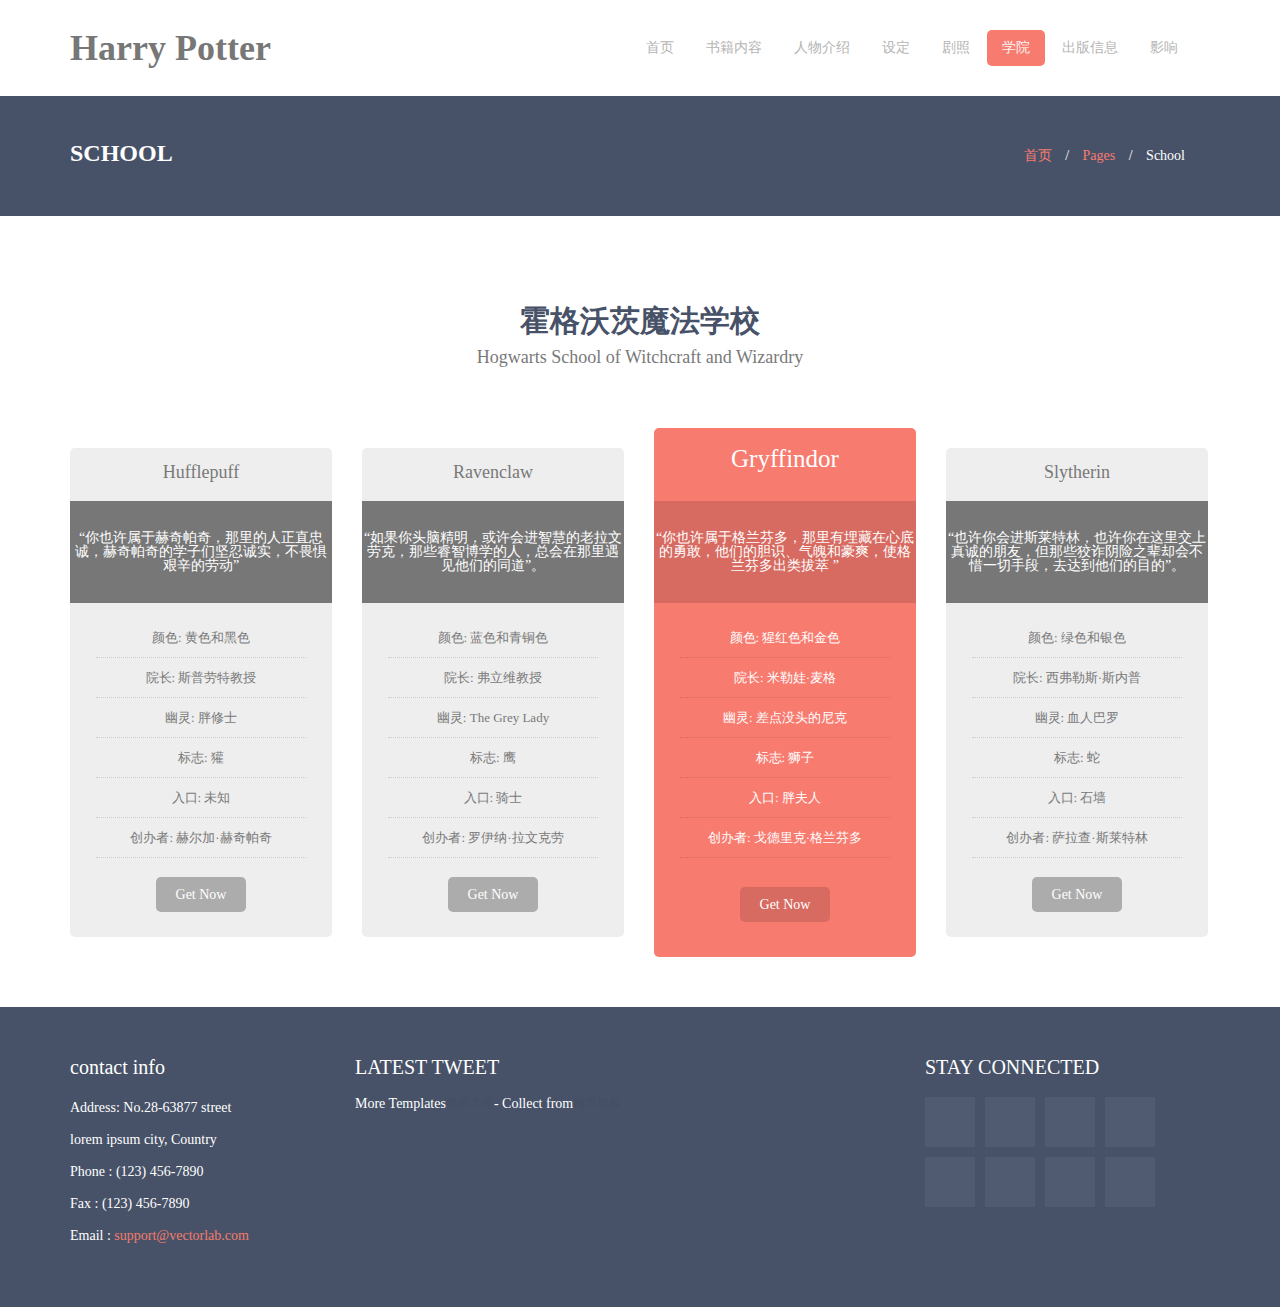
<file: school.html>
<!DOCTYPE html>
<html>
	<head>
		<meta charset="UTF-8">
		<meta name="keywords" content="杭州听浅电子商务有限公司" />
		<meta name="description" content="杭州听浅电子商务有限公司是一家技术开发、技术咨询、技术服务、成果转让公司。主要做技术开发、技术咨询、技术服务、成果转让：电子商务技术、网络技术、电子产品；服务：产品包装设计、承办会展、市场营销策划、服装设计、服装品牌策划；批发、零售（含网上销售：服装服饰、箱包鞋帽、皮革制品、日用百货、纺织品、工艺美术品、化妆品。" />
		<link rel="stylesheet" type="text/css" href="css/common.css"/>
		<link rel="stylesheet" type="text/css" href="css/school.css"/>
		<link rel="stylesheet" type="text/css" href="css/top.css"/>
		<title>学院 - 杭州听浅电子商务有限公司</title>
	</head>
	<body>
		<div class="head">
			<div class="w1140">
				<div class="logo">Harry Potter</div>
				<ul>
					<li>
						<a href="index.html">首页</a>
					</li>
					<li>
						<a href="content.html">书籍内容</a>
					</li>
					<li>
						<a href="person.html">人物介绍</a>
					</li>
					<li>
						<a href="settings.html">设定</a>
					</li>
					<li>
						<a href="pic.html">剧照</a>
					</li>
					<li>
						<a href="school.html" style="background-color: rgb(247,123,111); color: rgb(255,245,244);">学院</a>
					</li>
					<li>
						<a href="publish.html">出版信息</a>
					</li>
					<li>
						<a href="influence.html">影响</a>
					</li>
				</ul>
			</div>
		</div>
		<div class="top">
			<div class="w1170">
				<div class="top_text1">SCHOOL</div>
				<div class="top_text2">
					<a href="#">首页</a>
					<span>/</span>
					<a href="#">Pages</a>
					<span>/</span>
					<span>School</span>
				</div>
			</div>
		</div>
		<div class="main">
			<div class="w1170">
				<div class="main1">
					<h1>霍格沃茨魔法学校</h1>
					<p>Hogwarts School of Witchcraft and Wizardry</p>
				</div>
				<div class="main2">
					<div class="main3">
						<h1>Hufflepuff</h1>
						<h2>“你也许属于赫奇帕奇，那里的人正直忠诚，赫奇帕奇的学子们坚忍诚实，不畏惧艰辛的劳动”</h2>
						<ul>
							<li>颜色: 黄色和黑色</li>
							<li>院长: 斯普劳特教授</li>
							<li>幽灵: 胖修士</li>
							<li>标志: 獾</li>
							<li>入口: 未知</li>
							<li>创办者: 赫尔加·赫奇帕奇</li>
						</ul>
						<div class="main4"><a href="#">Get Now</a></div>
					</div>
				</div>
				<div class="main2">
					<div class="main3">
						<h1>Ravenclaw</h1>
						<h2>“如果你头脑精明，或许会进智慧的老拉文劳克，那些睿智博学的人，总会在那里遇见他们的同道”。</h2>
						<ul>
							<li>颜色: 蓝色和青铜色</li>
							<li>院长: 弗立维教授</li>
							<li>幽灵: The Grey Lady</li>
							<li>标志: 鹰</li>
							<li>入口: 骑士</li>
							<li>创办者: 罗伊纳·拉文克劳</li>
						</ul>
						<div class="main4"><a href="#">Get Now</a></div>
					</div>
				</div>
				<div class="main5">
					<div class="main6 co">
						<h1>Gryffindor</h1>
						<h2>“你也许属于格兰芬多，那里有埋藏在心底的勇敢，他们的胆识、气魄和豪爽，使格兰芬多出类拔萃 ”</h2>
						<ul>
							<li>颜色: 猩红色和金色</li>
							<li>院长: 米勒娃·麦格</li>
							<li>幽灵: 差点没头的尼克</li>
							<li>标志: 狮子</li>
							<li>入口: 胖夫人</li>
							<li>创办者: 戈德里克·格兰芬多</li>
						</ul>
						<div class="main7"><a href="#">Get Now</a></div>
					</div>
				</div>
				<div class="main2">
					<div class="main3">
						<h1>Slytherin</h1>
						<h2>“也许你会进斯莱特林，也许你在这里交上真诚的朋友，但那些狡诈阴险之辈却会不惜一切手段，去达到他们的目的”。</h2>
						<ul>
							<li>颜色: 绿色和银色</li>
							<li>院长: 西弗勒斯·斯内普</li>
							<li>幽灵: 血人巴罗</li>
							<li>标志: 蛇</li>
							<li>入口: 石墙</li>
							<li>创办者: 萨拉查·斯莱特林</li>
						</ul>
						<div class="main4"><a href="#">Get Now</a></div>
					</div>
				</div>
			</div>
		</div>
		<div class="foot">
			<div class="w1140">
				<div class="foot1">
					<h1>contact info</h1>
					<p>Address: No.28-63877 street</p>
					<p>lorem ipsum city, Country</p>
					<p>Phone : (123) 456-7890</p>
					<p>Fax : (123) 456-7890</p>
					<p>Email :<a href="#"> support@vectorlab.com</a></p>
				</div>
				<div class="foot2">
					<h1>LATEST TWEET</h1>
					<div style="line-height: 22px;">
						<div class="More">More Templates</div>
						<a href="#" class="moban"> 模板之家</a>
						<div class="from"> - Collect from</div>
						<a href="#" class="page"> 网页模板</a>
					</div>
				</div>
				<div class="foot3">
					<h1>STAY CONNECTED</h1>
					<ul>
						<li>
							<a href="#"></a>
						</li>
						<li>
							<a href="#"></a>
						</li>
						<li>
							<a href="#"></a>
						</li>
						<li>
							<a href="#"></a>
						</li>
						<li>
							<a href="#"></a>
						</li>
						<li>
							<a href="#"></a>
						</li>
						<li>
							<a href="#"></a>
						</li>
						<li>
							<a href="#"></a>
						</li>
					</ul>
				</div>
			</div>
		</div>
	</body>
</html>
</file>
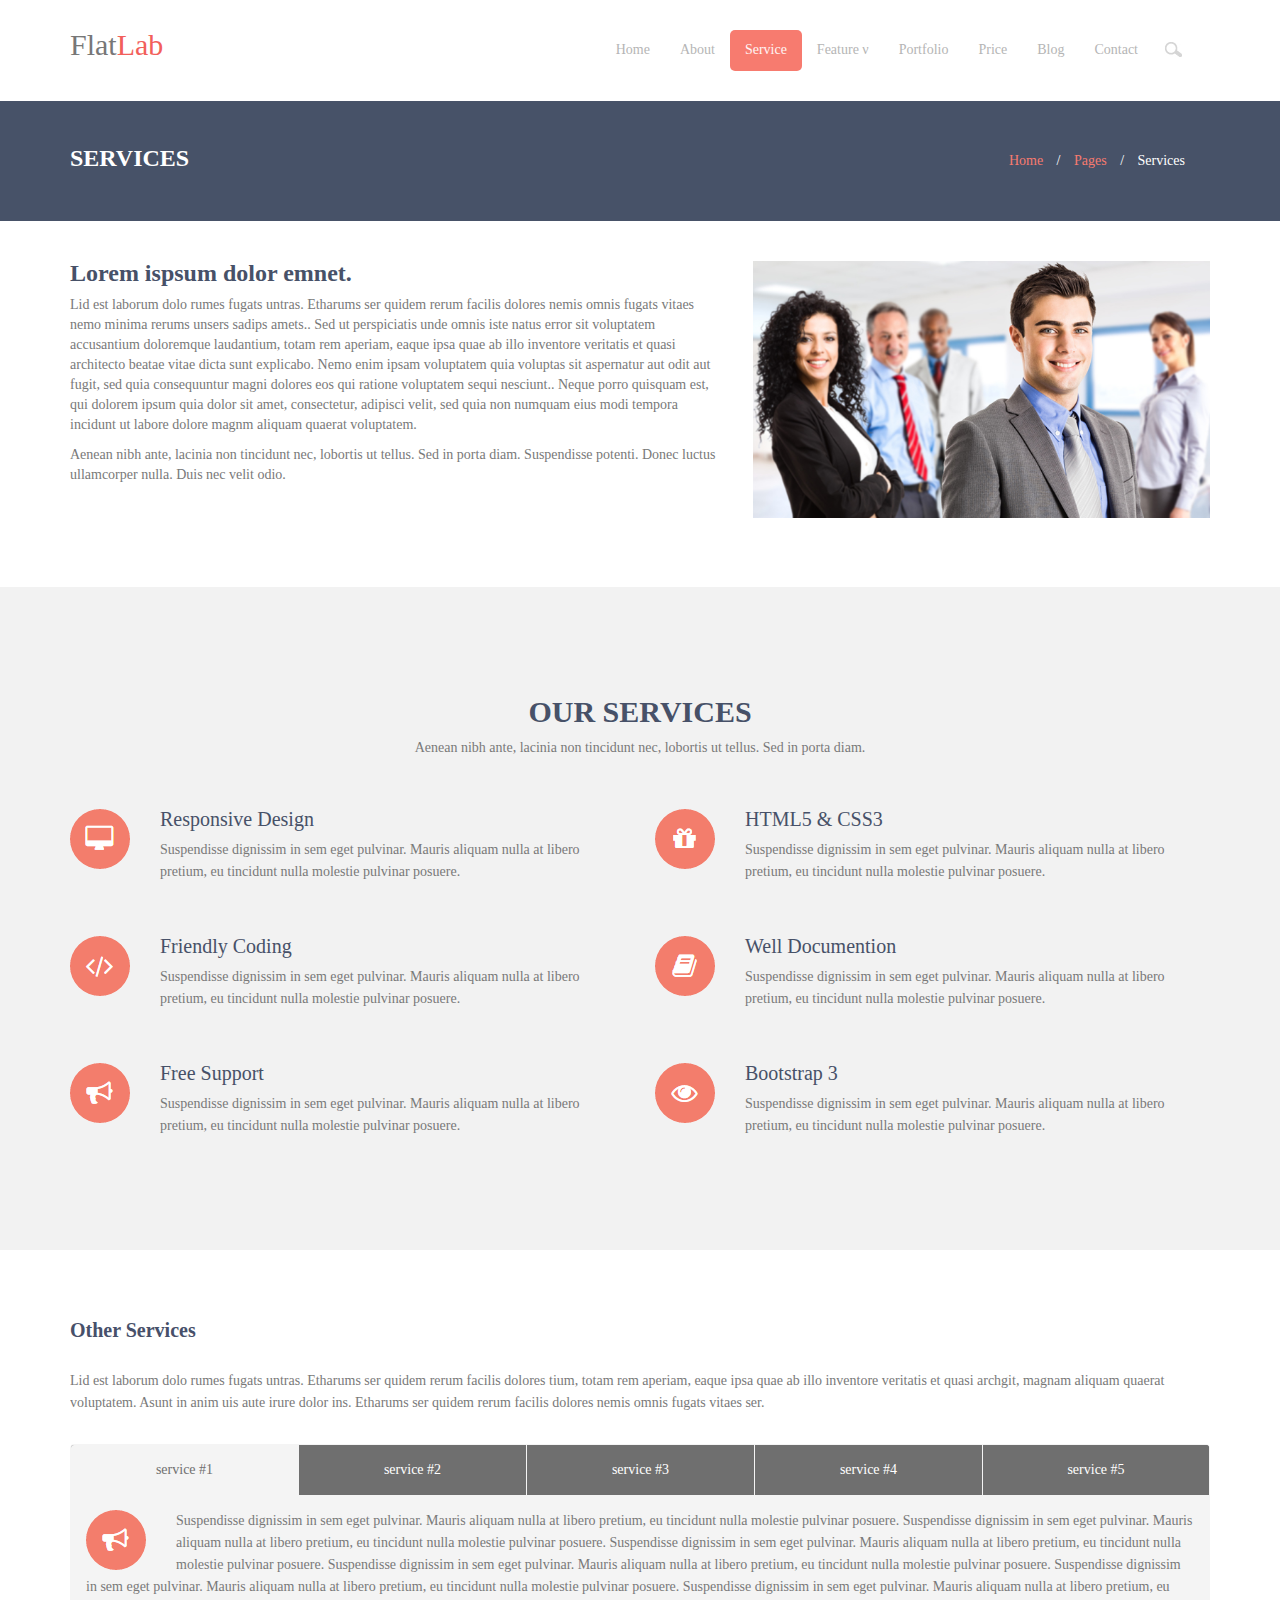
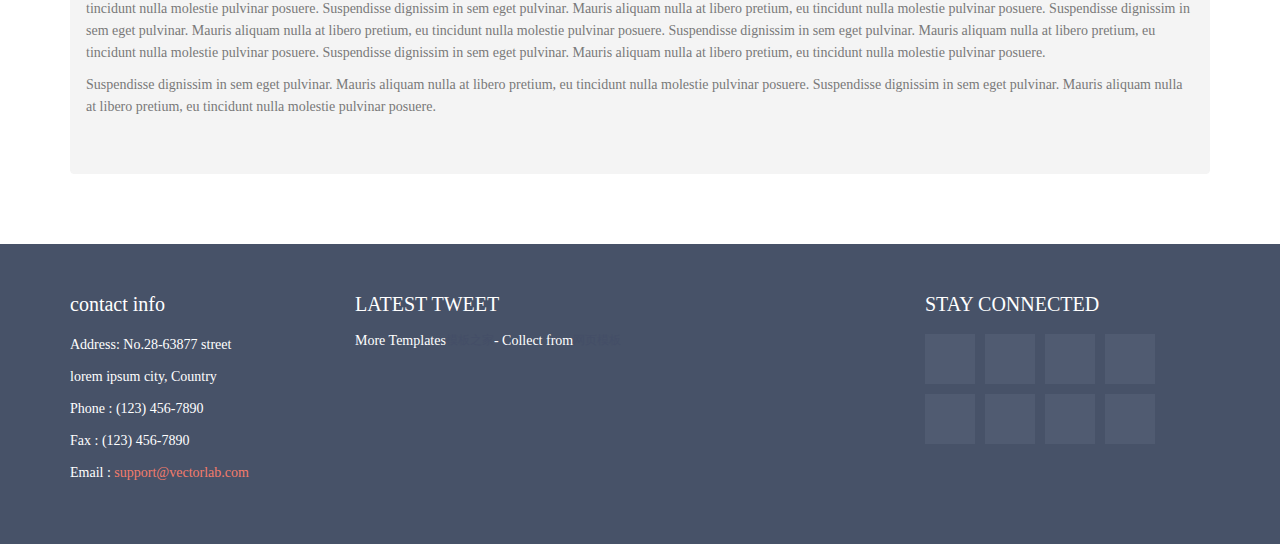
<file: Service.html>
<!DOCTYPE html>
<html>
	<head>
		<meta charset="UTF-8">
		<meta name="keywords" content="杭州听浅电子商务有限公司" />
		<meta name="description" content="杭州听浅电子商务有限公司是一家技术开发、技术咨询、技术服务、成果转让公司。主要做技术开发、技术咨询、技术服务、成果转让：电子商务技术、网络技术、电子产品；服务：产品包装设计、承办会展、市场营销策划、服装设计、服装品牌策划；批发、零售（含网上销售：服装服饰、箱包鞋帽、皮革制品、日用百货、纺织品、工艺美术品、化妆品。" />
		<link rel="stylesheet" type="text/css" href="css/common.css"/>
		<link rel="stylesheet" type="text/css" href="css/head.css"/>
		<link rel="stylesheet" type="text/css" href="css/Service.css"/>
		<link rel="stylesheet" type="text/css" href="css/foot.css"/>
		<link rel="stylesheet" type="text/css" href="css/top.css"/>
		<title>杭州听浅电子商务有限公司</title>
	</head>
	<body>
		<div class="head">
			<div class="w1140">
				<div class="flat">Flat<span>Lab</span></div>
				<ul>
					<li>
						<a href="index.html">Home</a>
					</li>
					<li>
						<a href="About.html">About</a>
					</li>
					<li>
						<a href="Service.html" style="background-color: rgb(247,123,111); color: rgb(255,245,244);">Service</a>
					</li>
					<li class="menu">
						<a href="#">Feature &nu;</a>
						<div class="submenu">
							<a href="Typography.html">Typography</a>
							<a href="Buttons.html">Buttons</a>
						</div>
					</li>
					<li>
						<a href="Portfolio.html">Portfolio</a>
					</li>
					<li>
						<a href="Price.html">Price</a>
					</li>
					<li>
						<a href="Blog.html">Blog</a>
					</li>
					<li>
						<a href="Contact.html">Contact</a>
					</li>
					<li>
						<input type="text" placeholder="Search" id="" value="" />
					</li>
				</ul>
			</div>
		</div>
		<div class="top">
			<div class="w1170">
				<div class="top_text1">SERVICES</div>
				<div class="top_text2">
					<a href="#">Home </a>
					<span>/</span>
					<a href="#">Pages</a>
					<span>/</span>
					<span>Services</span>
				</div>
			</div>
		</div>
		<div class="main1">
			<div class="w1170">
				<div class="main1_top">
					<div class="main1_top_left">
						<h1>Lorem ispsum dolor emnet.</h1>
						<p>Lid est laborum dolo rumes fugats untras. Etharums ser quidem rerum facilis dolores nemis omnis fugats vitaes nemo minima rerums unsers sadips amets.. Sed ut perspiciatis unde omnis iste natus error sit voluptatem accusantium doloremque laudantium, totam rem aperiam, eaque ipsa quae ab illo inventore veritatis et quasi architecto beatae vitae dicta sunt explicabo. Nemo enim ipsam voluptatem quia voluptas sit aspernatur aut odit aut fugit, sed quia consequuntur magni dolores eos qui ratione voluptatem sequi nesciunt.. Neque porro quisquam est, qui dolorem ipsum quia dolor sit amet, consectetur, adipisci velit, sed quia non numquam eius modi tempora incidunt ut labore dolore magnm aliquam quaerat voluptatem.</p>
						<p>Aenean nibh ante, lacinia non tincidunt nec, lobortis ut tellus. Sed in porta diam. Suspendisse potenti. Donec luctus ullamcorper nulla. Duis nec velit odio.</p>
					</div>
					<div class="main1_top_right"><img src="images/banner.jpg"/></div>	
				</div>
			</div>
		</div>
		<div class="main2">
			<div class="w1170">
				<div class="main2_top">
					<h1>OUR SERVICES</h1>
					<p>Aenean nibh ante, lacinia non tincidunt nec, lobortis ut tellus. Sed in porta diam.</p>
				</div>
				<div class="main2_bottom">
					<div class="main2_bottom1">
						<div class="mb_img"><img src="images/pic24.png"/></div>
						<div class="mb_text1">Responsive Design</div>
						<div class="mb_text2">Suspendisse dignissim in sem eget pulvinar. Mauris aliquam nulla at libero pretium, eu tincidunt nulla molestie pulvinar posuere.</div>
					</div>
					<div class="main2_bottom1">
						<div class="mb_img"><img src="images/pic25.png"/></div>
						<div class="mb_text1">HTML5 & CSS3</div>
						<div class="mb_text2">Suspendisse dignissim in sem eget pulvinar. Mauris aliquam nulla at libero pretium, eu tincidunt nulla molestie pulvinar posuere.</div>
					</div>
				</div>
				<div class="main2_bottom">
					<div class="main2_bottom1">
						<div class="mb_img"><img src="images/pic26.png"/></div>
						<div class="mb_text1">Friendly Coding</div>
						<div class="mb_text2">Suspendisse dignissim in sem eget pulvinar. Mauris aliquam nulla at libero pretium, eu tincidunt nulla molestie pulvinar posuere.</div>
					</div>
					<div class="main2_bottom1">
						<div class="mb_img"><img src="images/pic27.png"/></div>
						<div class="mb_text1">Well Documention</div>
						<div class="mb_text2">Suspendisse dignissim in sem eget pulvinar. Mauris aliquam nulla at libero pretium, eu tincidunt nulla molestie pulvinar posuere.</div>
					</div>
				</div>
				<div class="main2_bottom">
					<div class="main2_bottom1">
						<div class="mb_img"><img src="images/pic28.png"/></div>
						<div class="mb_text1">Free Support</div>
						<div class="mb_text2">Suspendisse dignissim in sem eget pulvinar. Mauris aliquam nulla at libero pretium, eu tincidunt nulla molestie pulvinar posuere.</div>
					</div>
					<div class="main2_bottom1">
						<div class="mb_img"><img src="images/pic29.png"/></div>
						<div class="mb_text1">Bootstrap 3</div>
						<div class="mb_text2">Suspendisse dignissim in sem eget pulvinar. Mauris aliquam nulla at libero pretium, eu tincidunt nulla molestie pulvinar posuere.</div>
					</div>
				</div>
			</div>
		</div>
		<div class="main3">
			<div class="w1140">
				<h1>Other Services</h1>
				<p>Lid est laborum dolo rumes fugats untras. Etharums ser quidem rerum facilis dolores tium, totam rem aperiam, eaque ipsa quae ab illo inventore veritatis et quasi archgit, magnam aliquam quaerat voluptatem. Asunt in anim uis aute irure dolor ins. Etharums ser quidem rerum facilis dolores nemis omnis fugats vitaes ser.</p>
				<div class="section">
					<div class="section_head">
						<div class="sh1 none"><a href="#">service #1</a></div>
						<div class="sh1 block"><a href="#">service #2</a></div>
						<div class="sh1 block"><a href="#">service #3</a></div>
						<div class="sh1 block"><a href="#">service #4</a></div>
						<div class="sh1 sh2 block"><a href="#">service #5</a></div>
					</div>
					<div class="section_main">
						<div class="sm">
							<div class="sm_pic"><img src="images/pic12.png"/></div>
							<p>Suspendisse dignissim in sem eget pulvinar. Mauris aliquam nulla at libero pretium, eu tincidunt nulla molestie pulvinar posuere. Suspendisse dignissim in sem eget pulvinar. Mauris aliquam nulla at libero pretium, eu tincidunt nulla molestie pulvinar posuere. Suspendisse dignissim in sem eget pulvinar. Mauris aliquam nulla at libero pretium, eu tincidunt nulla molestie pulvinar posuere. Suspendisse dignissim in sem eget pulvinar. Mauris aliquam nulla at libero pretium, eu tincidunt nulla molestie pulvinar posuere. Suspendisse dignissim in sem eget pulvinar. Mauris aliquam nulla at libero pretium, eu tincidunt nulla molestie pulvinar posuere. Suspendisse dignissim in sem eget pulvinar. Mauris aliquam nulla at libero pretium, eu tincidunt nulla molestie pulvinar posuere. Suspendisse dignissim in sem eget pulvinar. Mauris aliquam nulla at libero pretium, eu tincidunt nulla molestie pulvinar posuere. Suspendisse dignissim in sem eget pulvinar. Mauris aliquam nulla at libero pretium, eu tincidunt nulla molestie pulvinar posuere. Suspendisse dignissim in sem eget pulvinar. Mauris aliquam nulla at libero pretium, eu tincidunt nulla molestie pulvinar posuere. Suspendisse dignissim in sem eget pulvinar. Mauris aliquam nulla at libero pretium, eu tincidunt nulla molestie pulvinar posuere.</p>
							<p>Suspendisse dignissim in sem eget pulvinar. Mauris aliquam nulla at libero pretium, eu tincidunt nulla molestie pulvinar posuere. Suspendisse dignissim in sem eget pulvinar. Mauris aliquam nulla at libero pretium, eu tincidunt nulla molestie pulvinar posuere.</p>
						</div>
					</div>
				</div>
			</div>			
		</div>		
		<div class="foot">
			<div class="w1140">
				<div class="foot1">
					<h1>contact info</h1>
					<p>Address: No.28-63877 street</p>
					<p>lorem ipsum city, Country</p>
					<p>Phone : (123) 456-7890</p>
					<p>Fax : (123) 456-7890</p>
					<p>Email :<a href="#"> support@vectorlab.com</a></p>
				</div>
				<div class="foot2">
					<h1>LATEST TWEET</h1>
					<div style="line-height: 22px;">
						<div class="More">More Templates</div>
						<a href="#" class="moban"> 模板之家</a>
						<div class="from"> - Collect from</div>
						<a href="#" class="page"> 网页模板</a>
					</div>
				</div>
				<div class="foot3">
					<h1>STAY CONNECTED</h1>
					<ul>
						<li>
							<a href="#"></a>
						</li>
						<li>
							<a href="#"></a>
						</li>
						<li>
							<a href="#"></a>
						</li>
						<li>
							<a href="#"></a>
						</li>
						<li>
							<a href="#"></a>
						</li>
						<li>
							<a href="#"></a>
						</li>
						<li>
							<a href="#"></a>
						</li>
						<li>
							<a href="#"></a>
						</li>
					</ul>
				</div>
			</div>
		</div>
	</body>
</html>
</file>
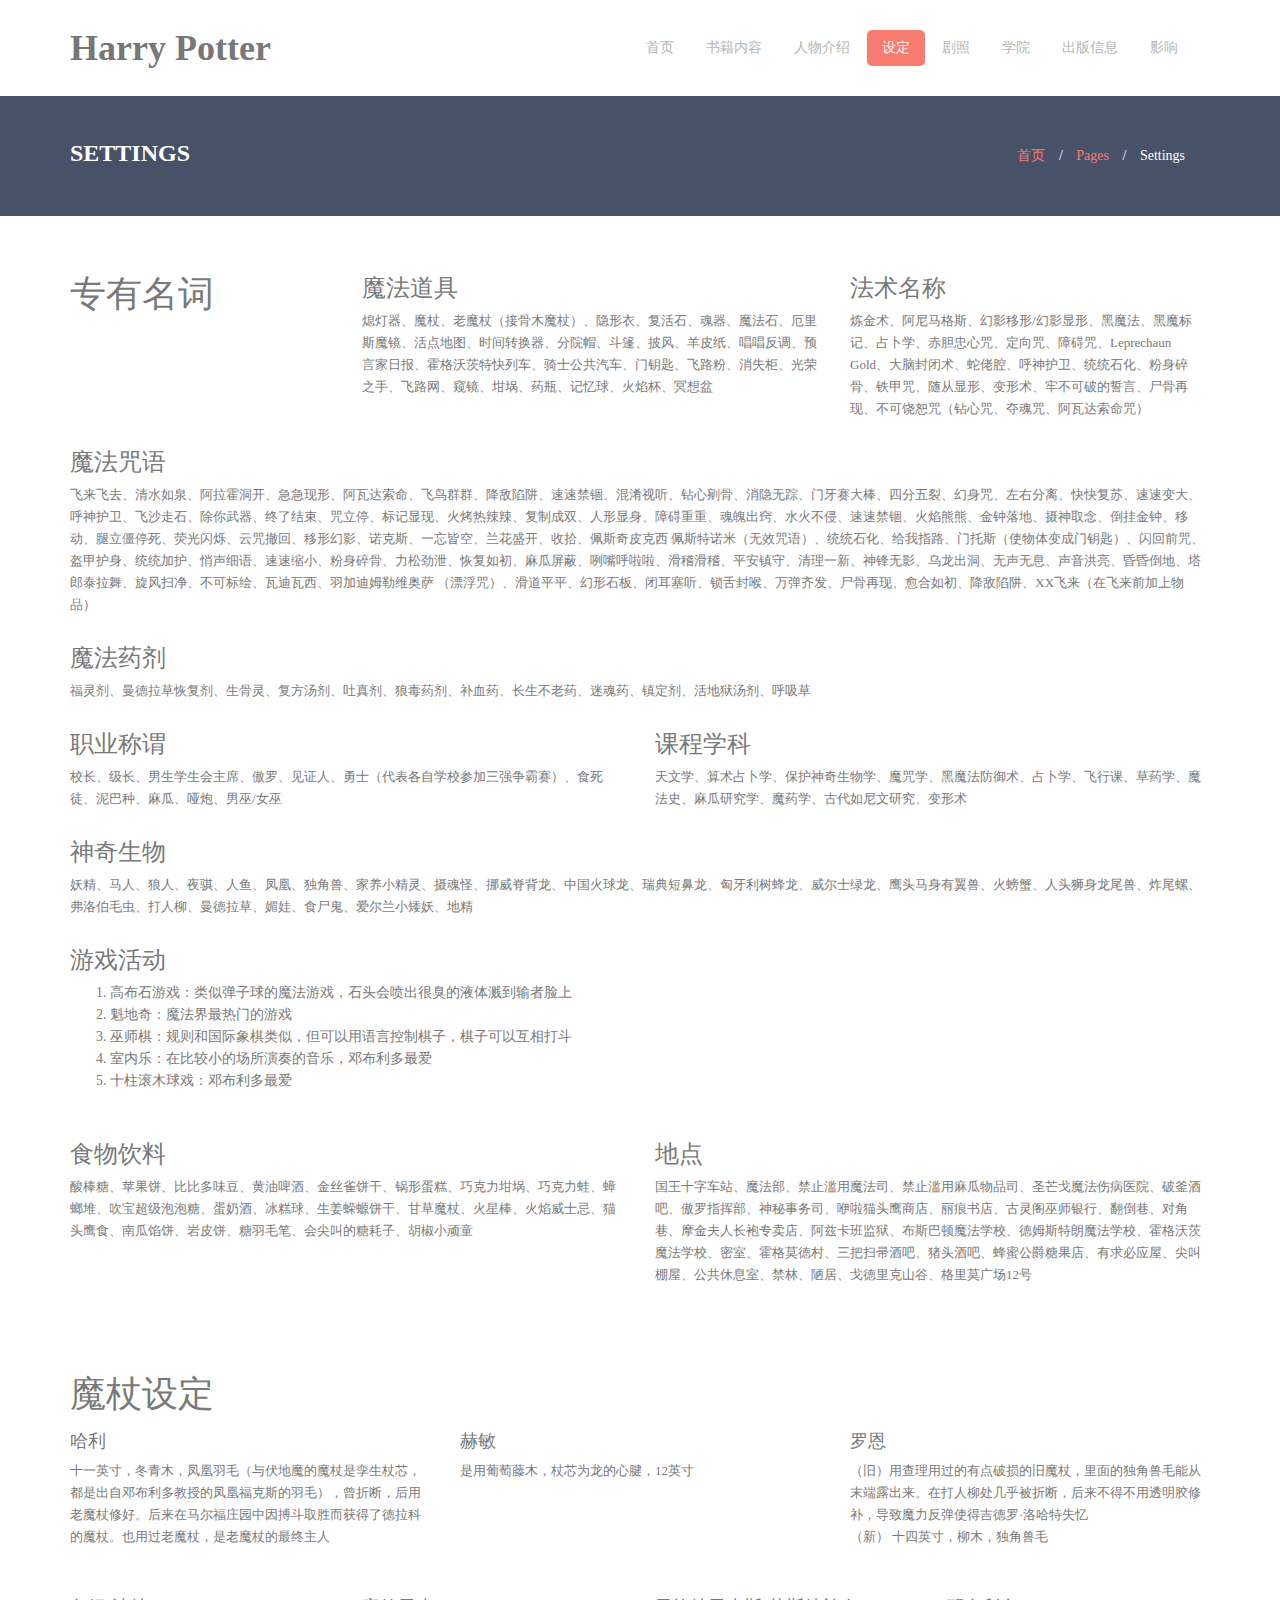
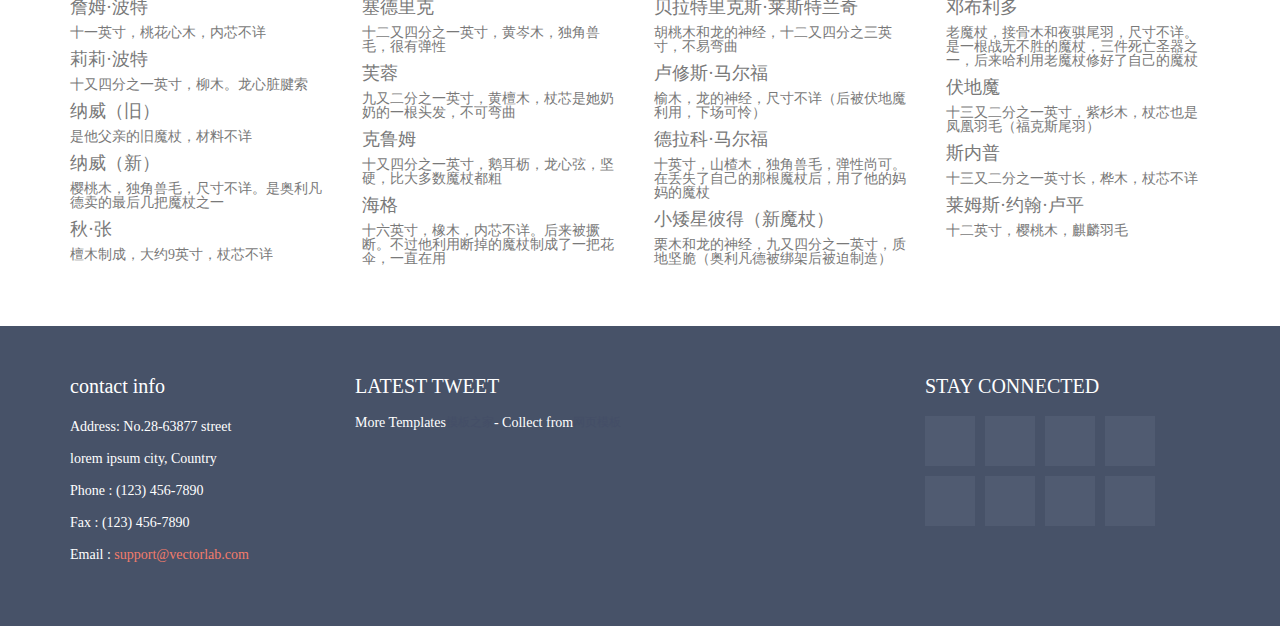
<file: settings.html>
<!DOCTYPE html>
<html>
	<head>
		<meta charset="UTF-8">
		<meta name="keywords" content="杭州听浅电子商务有限公司" />
		<meta name="description" content="杭州听浅电子商务有限公司是一家技术开发、技术咨询、技术服务、成果转让公司。主要做技术开发、技术咨询、技术服务、成果转让：电子商务技术、网络技术、电子产品；服务：产品包装设计、承办会展、市场营销策划、服装设计、服装品牌策划；批发、零售（含网上销售：服装服饰、箱包鞋帽、皮革制品、日用百货、纺织品、工艺美术品、化妆品。" />
		<link rel="stylesheet" type="text/css" href="css/common.css"/>
		<link rel="stylesheet" type="text/css" href="css/settings.css"/>
		<link rel="stylesheet" type="text/css" href="css/top.css"/>
		<title>杭州听浅电子商务有限公司</title>
	</head>
	<body>
		<div class="head">
			<div class="w1140">
				<div class="logo">Harry Potter</div>
				<ul>
					<li>
						<a href="index.html">首页</a>
					</li>
					<li>
						<a href="content.html">书籍内容</a>
					</li>
					<li>
						<a href="person.html">人物介绍</a>
					</li>
					<li>
						<a href="settings.html" style="background-color: rgb(247,123,111); color: rgb(255,245,244);">设定</a>
					</li>
					<li>
						<a href="pic.html">剧照</a>
					</li>
					<li>
						<a href="school.html">学院</a>
					</li>
					<li>
						<a href="publish.html">出版信息</a>
					</li>
					<li>
						<a href="influence.html">影响</a>
					</li>
				</ul>
			</div>
		</div>
		<div class="top">
			<div class="w1170">
				<div class="top_text1">SETTINGS</div>
				<div class="top_text2">
					<a href="#">首页</a>
					<span>/</span>
					<a href="#">Pages</a>
					<span>/</span>
					<span>Settings</span>
				</div>
			</div>
		</div>
		<div class="main">
			<div class="w1170">
				<div class="main1">
					<div class="main1_text1">
						<h1>专有名词</h1>
						<p></p>
					</div>
					<div class="main1_text2">
						<h3>魔法道具</h3>
						<p>熄灯器、魔杖、老魔杖（接骨木魔杖）、隐形衣、复活石、魂器、魔法石、厄里斯魔镜、活点地图、时间转换器、分院帽、斗篷、披风、羊皮纸、唱唱反调、预言家日报、霍格沃茨特快列车、骑士公共汽车、门钥匙、飞路粉、消失柜、光荣之手、飞路网、窥镜、坩埚、药瓶、记忆球、火焰杯、冥想盆</p>
					</div>
					<div class="main1_text3">
						<h3>法术名称</h3>
						<p>炼金术、阿尼马格斯、幻影移形/幻影显形、黑魔法、黑魔标记、占卜学、赤胆忠心咒、定向咒、障碍咒、Leprechaun Gold、大脑封闭术、蛇佬腔、呼神护卫、统统石化、粉身碎骨、铁甲咒、随从显形、变形术、牢不可破的誓言、尸骨再现、不可饶恕咒（钻心咒、夺魂咒、阿瓦达索命咒）</p>
					</div>
				</div>
				<div class="main2">
					<h3>魔法咒语</h3>
					<p>飞来飞去、清水如泉、阿拉霍洞开、急急现形、阿瓦达索命、飞鸟群群、降敌陷阱、速速禁锢、混淆视听、钻心剜骨、消隐无踪、门牙赛大棒、四分五裂、幻身咒、左右分离、快快复苏、速速变大、呼神护卫、飞沙走石、除你武器、终了结束、咒立停、标记显现、火烤热辣辣、复制成双、人形显身、障碍重重、魂魄出窍、水火不侵、速速禁锢、火焰熊熊、金钟落地、摄神取念、倒挂金钟、移动、腿立僵停死、荧光闪烁、云咒撤回、移形幻影、诺克斯、一忘皆空、兰花盛开、收拾、佩斯奇皮克西 佩斯特诺米（无效咒语）、统统石化、给我指路、门托斯（使物体变成门钥匙）、闪回前咒、盔甲护身、统统加护、悄声细语、速速缩小、粉身碎骨、力松劲泄、恢复如初、麻瓜屏蔽、咧嘴呼啦啦、滑稽滑稽、平安镇守、清理一新、神锋无影、乌龙出洞、无声无息、声音洪亮、昏昏倒地、塔郎泰拉舞、旋风扫净、不可标绘、瓦迪瓦西、羽加迪姆勒维奥萨 （漂浮咒）、滑道平平、幻形石板、闭耳塞听、锁舌封喉、万弹齐发、尸骨再现、愈合如初、降敌陷阱、XX飞来（在飞来前加上物品）</p>
				</div>
				<div class="main3">
					<h3>魔法药剂</h3>
					<p>福灵剂、曼德拉草恢复剂、生骨灵、复方汤剂、吐真剂、狼毒药剂、补血药、长生不老药、迷魂药、镇定剂、活地狱汤剂、呼吸草</p>
				</div>
				<div class="main4">
					<div class="main4_text">
						<h3>职业称谓</h3>
						<p>校长、级长、男生学生会主席、傲罗、见证人、勇士（代表各自学校参加三强争霸赛）、食死徒、泥巴种、麻瓜、哑炮、男巫/女巫</p>
					</div>
					<div class="main4_text">
						<h3>课程学科</h3>
						<p>天文学、算术占卜学、保护神奇生物学、魔咒学、黑魔法防御术、占卜学、飞行课、草药学、魔法史、麻瓜研究学、魔药学、古代如尼文研究、变形术</p>
					</div>
				</div>
				<div class="main5">
					<h3>神奇生物</h3>
					<p>妖精、马人、狼人、夜骐、人鱼、凤凰、独角兽、家养小精灵、摄魂怪、挪威脊背龙、中国火球龙、瑞典短鼻龙、匈牙利树蜂龙、威尔士绿龙、鹰头马身有翼兽、火螃蟹、人头狮身龙尾兽、炸尾螺、弗洛伯毛虫、打人柳、曼德拉草、媚娃、食尸鬼、爱尔兰小矮妖、地精</p>
				</div>
				<div class="main6">
					<h3>游戏活动</h3>
					<div class="main6_list">
						<ol>
							<li>高布石游戏：类似弹子球的魔法游戏，石头会喷出很臭的液体溅到输者脸上</li>
							<li>魁地奇：魔法界最热门的游戏</li>
							<li>巫师棋：规则和国际象棋类似，但可以用语言控制棋子，棋子可以互相打斗</li>
							<li>室内乐：在比较小的场所演奏的音乐，邓布利多最爱</li>
							<li>十柱滚木球戏：邓布利多最爱</li>
						</ol>
					</div>
				</div>
				<div class="main7">
					<div class="main7_text">
						<h3>食物饮料</h3>
						<p>酸棒糖、苹果饼、比比多味豆、黄油啤酒、金丝雀饼干、锅形蛋糕、巧克力坩埚、巧克力蛙、蟑螂堆、吹宝超级泡泡糖、蛋奶酒、冰糕球、生姜蝾螈饼干、甘草魔杖、火星棒、火焰威士忌、猫头鹰食、南瓜馅饼、岩皮饼、糖羽毛笔、会尖叫的糖耗子、胡椒小顽童</p>
					</div>
					<div class="main7_text">
						<h3>地点</h3>
						<p>国王十字车站、魔法部、禁止滥用魔法司、禁止滥用麻瓜物品司、圣芒戈魔法伤病医院、破釜酒吧、傲罗指挥部、神秘事务司、咿啦猫头鹰商店、丽痕书店、古灵阁巫师银行、翻倒巷、对角巷、摩金夫人长袍专卖店、阿兹卡班监狱、布斯巴顿魔法学校、德姆斯特朗魔法学校、霍格沃茨魔法学校、密室、霍格莫德村、三把扫帚酒吧、猪头酒吧、蜂蜜公爵糖果店、有求必应屋、尖叫棚屋、公共休息室、禁林、陋居、戈德里克山谷、格里莫广场12号</p>
					</div>
				</div>
				
				<div class="main8">
					<div style="margin: 0 15px;">
						<h1>魔杖设定</h1>
					</div>
					<div class="main8_text">
						<h4>哈利</h4>
						<p>	十一英寸，冬青木，凤凰羽毛（与伏地魔的魔杖是孪生杖芯，都是出自邓布利多教授的凤凰福克斯的羽毛），曾折断，后用老魔杖修好。后来在马尔福庄园中因搏斗取胜而获得了德拉科的魔杖。也用过老魔杖，是老魔杖的最终主人</p>
					</div>
					<div class="main8_text">
						<h4>赫敏</h4>
						<p>是用葡萄藤木，杖芯为龙的心腱，12英寸</p>
					</div>
					<div class="main8_text">
						<h4>罗恩</h4>
						<p>（旧）用查理用过的有点破损的旧魔杖，里面的独角兽毛能从末端露出来。在打人柳处几乎被折断，后来不得不用透明胶修补，导致魔力反弹使得吉德罗·洛哈特失忆<br />（新）	十四英寸，柳木，独角兽毛</p>
					</div>
				</div>
				<div class="main9">	
					<div class="main9_text">
						<p><h4>詹姆·波特</h4>十一英寸，桃花心木，内芯不详</p>
						<p><h4>莉莉·波特</h4>十又四分之一英寸，柳木。龙心脏腱索</p>
						<p><h4>纳威（旧）</h4>是他父亲的旧魔杖，材料不详</p>
						<p><h4>纳威（新）</h4>樱桃木，独角兽毛，尺寸不详。是奥利凡德卖的最后几把魔杖之一</p>
						<p><h4>秋·张</h4>檀木制成，大约9英寸，杖芯不详</p>
					</div>
					<div class="main9_text">
						<p><h4>塞德里克</h4>十二又四分之一英寸，黄岑木，独角兽毛，很有弹性</p>
						<p><h4>芙蓉</h4>九又二分之一英寸，黄檀木，杖芯是她奶奶的一根头发，不可弯曲</p>
						<p><h4>克鲁姆</h4>十又四分之一英寸，鹅耳枥，龙心弦，坚硬，比大多数魔杖都粗</p>
						<p><h4>海格</h4>十六英寸，橡木，内芯不详。后来被撅断。不过他利用断掉的魔杖制成了一把花伞，一直在用</p>	
					</div>
					<div class="main9_text">
						<p><h4>贝拉特里克斯·莱斯特兰奇</h4>胡桃木和龙的神经，十二又四分之三英寸，不易弯曲</p>
						<p><h4>卢修斯·马尔福</h4>榆木，龙的神经，尺寸不详（后被伏地魔利用，下场可怜）</p>
						<p><h4>德拉科·马尔福</h4>十英寸，山楂木，独角兽毛，弹性尚可。在丢失了自己的那根魔杖后，用了他的妈妈的魔杖</p>
						<p><h4>小矮星彼得（新魔杖）</h4>栗木和龙的神经，九又四分之一英寸，质地坚脆（奥利凡德被绑架后被迫制造）</p>
					</div>
					<div class="main9_text">
						<p><h4>邓布利多</h4>老魔杖，接骨木和夜骐尾羽，尺寸不详。是一根战无不胜的魔杖，三件死亡圣器之一，后来哈利用老魔杖修好了自己的魔杖</p>
						<p><h4>伏地魔</h4>十三又二分之一英寸，紫杉木，杖芯也是凤凰羽毛（福克斯尾羽）</p>
						<p><h4>斯内普</h4>十三又二分之一英寸长，桦木，杖芯不详</p>
						<p><h4>莱姆斯·约翰·卢平</h4>十二英寸，樱桃木，麒麟羽毛</p>
					</div>
				</div>
			</div>
		</div>
		<div class="foot">
			<div class="w1140">
				<div class="foot1">
					<h1>contact info</h1>
					<p>Address: No.28-63877 street</p>
					<p>lorem ipsum city, Country</p>
					<p>Phone : (123) 456-7890</p>
					<p>Fax : (123) 456-7890</p>
					<p>Email :<a href="#"> support@vectorlab.com</a></p>
				</div>
				<div class="foot2">
					<h1>LATEST TWEET</h1>
					<div style="line-height: 22px;">
						<div class="More">More Templates</div>
						<a href="#" class="moban"> 模板之家</a>
						<div class="from"> - Collect from</div>
						<a href="#" class="page"> 网页模板</a>
					</div>
				</div>
				<div class="foot3">
					<h1>STAY CONNECTED</h1>
					<ul>
						<li>
							<a href="#"></a>
						</li>
						<li>
							<a href="#"></a>
						</li>
						<li>
							<a href="#"></a>
						</li>
						<li>
							<a href="#"></a>
						</li>
						<li>
							<a href="#"></a>
						</li>
						<li>
							<a href="#"></a>
						</li>
						<li>
							<a href="#"></a>
						</li>
						<li>
							<a href="#"></a>
						</li>
					</ul>
				</div>
			</div>
		</div>
	</body>
</html>
</file>
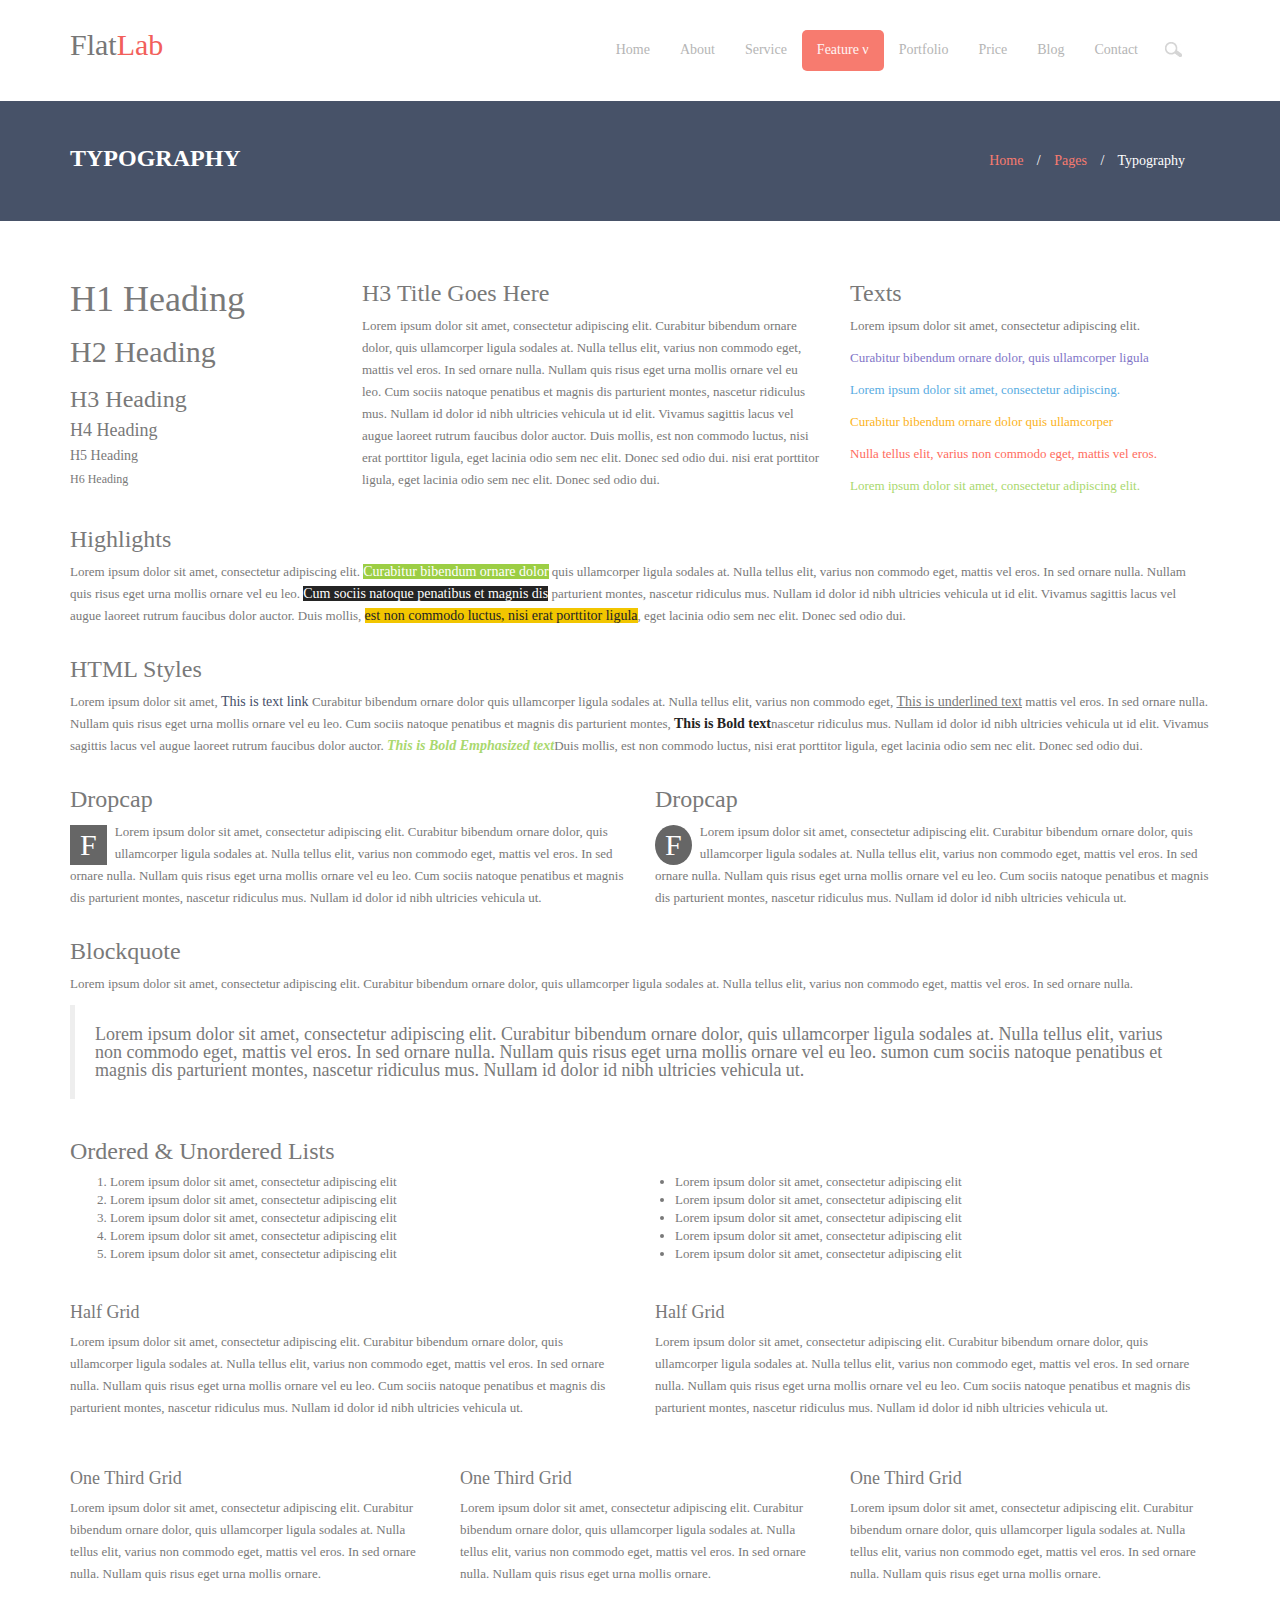
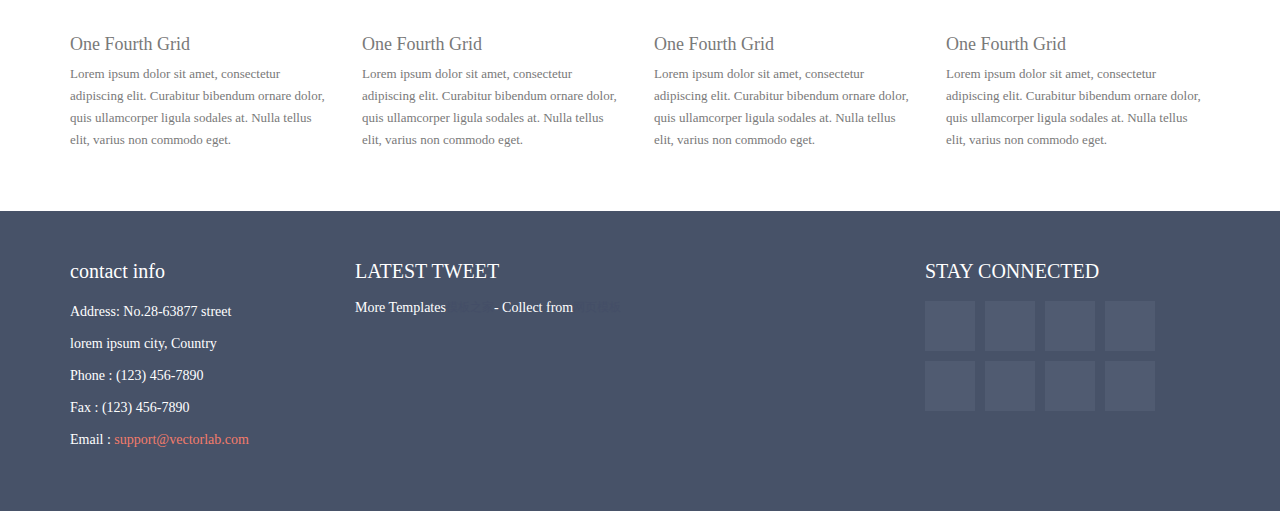
<file: Typography.html>
<!DOCTYPE html>
<html>
	<head>
		<meta charset="UTF-8">
		<meta name="keywords" content="杭州听浅电子商务有限公司" />
		<meta name="description" content="杭州听浅电子商务有限公司是一家技术开发、技术咨询、技术服务、成果转让公司。主要做技术开发、技术咨询、技术服务、成果转让：电子商务技术、网络技术、电子产品；服务：产品包装设计、承办会展、市场营销策划、服装设计、服装品牌策划；批发、零售（含网上销售：服装服饰、箱包鞋帽、皮革制品、日用百货、纺织品、工艺美术品、化妆品。" />
		<link rel="stylesheet" type="text/css" href="css/common.css"/>
		<link rel="stylesheet" type="text/css" href="css/head.css"/>
		<link rel="stylesheet" type="text/css" href="css/top.css"/>
		<link rel="stylesheet" type="text/css" href="css/Typography.css"/>
		<link rel="stylesheet" type="text/css" href="css/foot.css"/>
		<title>杭州听浅电子商务有限公司</title>
	</head>
	<body>
		<div class="head">
			<div class="w1140">
				<div class="flat">Flat<span>Lab</span></div>
				<ul>
					<li>
						<a href="index.html">Home</a>
					</li>
					<li>
						<a href="About.html">About</a>
					</li>
					<li>
						<a href="Service.html">Service</a>
					</li>
					<li class="menu">
						<a href="#" style="background-color: rgb(247,123,111); color: rgb(255,245,244);">Feature &nu;</a>
						<div class="submenu">
							<a href="Typography.html">Typography</a>
							<a href="Buttons.html">Buttons</a>
						</div>
					</li>
					<li>
						<a href="Portfolio.html">Portfolio</a>
					</li>
					<li>
						<a href="Price.html">Price</a>
					</li>
					<li>
						<a href="Blog.html">Blog</a>
					</li>
					<li>
						<a href="Contact.html">Contact</a>
					</li>
					<li>
						<input type="text" placeholder="Search" id="" value="" />
					</li>
				</ul>
			</div>
		</div>
		<div class="top">
			<div class="w1170">
				<div class="top_text1">TYPOGRAPHY</div>
				<div class="top_text2">
					<a href="#">Home </a>
					<span>/</span>
					<a href="#">Pages</a>
					<span>/</span>
					<span>Typography</span>
				</div>
			</div>
		</div>
		<div class="main">
			<div class="w1170">
				<div class="main1">
					<div class="main1_text1">
						<h1>H1 Heading</h1>
						<h2>H2 Heading</h2>
						<h3>H3 Heading</h3>
						<h4>H4 Heading</h4>
						<h5>H5 Heading</h5>
						<h6>H6 Heading</h6>
					</div>
					<div class="main1_text2">
						<h3>H3 Title Goes Here</h3>
						<p>Lorem ipsum dolor sit amet, consectetur adipiscing elit. Curabitur bibendum ornare dolor, quis ullamcorper ligula sodales at. Nulla tellus elit, varius non commodo eget, mattis vel eros. In sed ornare nulla. Nullam quis risus eget urna mollis ornare vel eu leo. Cum sociis natoque penatibus et magnis dis parturient montes, nascetur ridiculus mus. Nullam id dolor id nibh ultricies vehicula ut id elit. Vivamus sagittis lacus vel augue laoreet rutrum faucibus dolor auctor. Duis mollis, est non commodo luctus, nisi erat porttitor ligula, eget lacinia odio sem nec elit. Donec sed odio dui. nisi erat porttitor ligula, eget lacinia odio sem nec elit. Donec sed odio dui.</p>
					</div>
					<div class="main1_text3">
						<h3>Texts</h3>
						<p>Lorem ipsum dolor sit amet, consectetur adipiscing elit.</p>
						<p class="co">Curabitur bibendum ornare dolor, quis ullamcorper ligula</p>
						<p class="co1">Lorem ipsum dolor sit amet, consectetur adipiscing.</p>
						<p class="co2">Curabitur bibendum ornare dolor quis ullamcorper</p>
						<p class="co3">Nulla tellus elit, varius non commodo eget, mattis vel eros.</p>
						<p class="co4">Lorem ipsum dolor sit amet, consectetur adipiscing elit.</p>
					</div>
				</div>
				<div class="main2">
					<h3>Highlights</h3>
					<p>Lorem ipsum dolor sit amet, consectetur adipiscing elit. 
						<span class="bg">Curabitur bibendum ornare dolor</span> quis ullamcorper ligula sodales at. Nulla tellus elit, varius non commodo eget, mattis vel eros. In sed ornare nulla. Nullam quis risus eget urna mollis ornare vel eu leo. 
						<span class="bg1">Cum sociis natoque penatibus et magnis dis</span> parturient montes, nascetur ridiculus mus. Nullam id dolor id nibh ultricies vehicula ut id elit. Vivamus sagittis lacus vel augue laoreet rutrum faucibus dolor auctor. Duis mollis, 
						<span class="bg2">est non commodo luctus, nisi erat porttitor ligula</span>, eget lacinia odio sem nec elit. Donec sed odio dui.</p>
				</div>
				<div class="main3">
					<h3>HTML Styles</h3>
					<p>Lorem ipsum dolor sit amet, 
						<a href="#" class="co5">This is text link </a>Curabitur bibendum ornare dolor quis ullamcorper ligula sodales at. Nulla tellus elit, varius non commodo eget,
						<span class="line">This is underlined text</span> mattis vel eros. In sed ornare nulla. Nullam quis risus eget urna mollis ornare vel eu leo. Cum sociis natoque penatibus et magnis dis parturient montes, 
						<span class="co6">This is Bold text</span>nascetur ridiculus mus. Nullam id dolor id nibh ultricies vehicula ut id elit. Vivamus sagittis lacus vel augue laoreet rutrum faucibus dolor auctor. 
						<em class="co7">This is Bold Emphasized text</em>Duis mollis, est non commodo luctus, nisi erat porttitor ligula, eget lacinia odio sem nec elit. Donec sed odio dui.</p>
				</div>
				<div class="main4">
					<div class="main4_text">
						<h3>Dropcap</h3>
						<p><span class="f1">F</span>Lorem ipsum dolor sit amet, consectetur adipiscing elit. Curabitur bibendum ornare dolor, quis ullamcorper ligula sodales at. Nulla tellus elit, varius non commodo eget, mattis vel eros. In sed ornare nulla. Nullam quis risus eget urna mollis ornare vel eu leo. Cum sociis natoque penatibus et magnis dis parturient montes, nascetur ridiculus mus. Nullam id dolor id nibh ultricies vehicula ut.</p>
					</div>
					<div class="main4_text">
						<h3>Dropcap</h3>
						<p><span class="f2">F</span>Lorem ipsum dolor sit amet, consectetur adipiscing elit. Curabitur bibendum ornare dolor, quis ullamcorper ligula sodales at. Nulla tellus elit, varius non commodo eget, mattis vel eros. In sed ornare nulla. Nullam quis risus eget urna mollis ornare vel eu leo. Cum sociis natoque penatibus et magnis dis parturient montes, nascetur ridiculus mus. Nullam id dolor id nibh ultricies vehicula ut.</p>
					</div>
				</div>
				<div class="main5">
					<h3>Blockquote</h3>
					<p>Lorem ipsum dolor sit amet, consectetur adipiscing elit. Curabitur bibendum ornare dolor, quis ullamcorper ligula sodales at. Nulla tellus elit, varius non commodo eget, mattis vel eros. In sed ornare nulla.</p>
					<div class="main5_text">
						<h4>Lorem ipsum dolor sit amet, consectetur adipiscing elit. Curabitur bibendum ornare dolor, quis ullamcorper ligula sodales at. Nulla tellus elit, varius non commodo eget, mattis vel eros. In sed ornare nulla. Nullam quis risus eget urna mollis ornare vel eu leo. sumon cum sociis natoque penatibus et magnis dis parturient montes, nascetur ridiculus mus. Nullam id dolor id nibh ultricies vehicula ut.</h4>
					</div>
				</div>
				<div class="main6">
					<h3>Ordered & Unordered Lists</h3>
					<div class="main6_list">
						<ol>
							<li>Lorem ipsum dolor sit amet, consectetur adipiscing elit</li>
							<li>Lorem ipsum dolor sit amet, consectetur adipiscing elit</li>
							<li>Lorem ipsum dolor sit amet, consectetur adipiscing elit</li>
							<li>Lorem ipsum dolor sit amet, consectetur adipiscing elit</li>
							<li>Lorem ipsum dolor sit amet, consectetur adipiscing elit</li>
						</ol>
						<ul>
							<li>Lorem ipsum dolor sit amet, consectetur adipiscing elit</li>
							<li>Lorem ipsum dolor sit amet, consectetur adipiscing elit</li>
							<li>Lorem ipsum dolor sit amet, consectetur adipiscing elit</li>
							<li>Lorem ipsum dolor sit amet, consectetur adipiscing elit</li>
							<li>Lorem ipsum dolor sit amet, consectetur adipiscing elit</li>
						</ul>
					</div>
				</div>
				<div class="main7">
					<div class="main7_text">
						<h4>Half Grid</h4>
						<p>Lorem ipsum dolor sit amet, consectetur adipiscing elit. Curabitur bibendum ornare dolor, quis ullamcorper ligula sodales at. Nulla tellus elit, varius non commodo eget, mattis vel eros. In sed ornare nulla. Nullam quis risus eget urna mollis ornare vel eu leo. Cum sociis natoque penatibus et magnis dis parturient montes, nascetur ridiculus mus. Nullam id dolor id nibh ultricies vehicula ut.</p>
					</div>
					<div class="main7_text">
						<h4>Half Grid</h4>
						<p>Lorem ipsum dolor sit amet, consectetur adipiscing elit. Curabitur bibendum ornare dolor, quis ullamcorper ligula sodales at. Nulla tellus elit, varius non commodo eget, mattis vel eros. In sed ornare nulla. Nullam quis risus eget urna mollis ornare vel eu leo. Cum sociis natoque penatibus et magnis dis parturient montes, nascetur ridiculus mus. Nullam id dolor id nibh ultricies vehicula ut.</p>
					</div>
				</div>
				<div class="main8">
					<div class="main8_text">
						<h4>One Third Grid</h4>
						<p>Lorem ipsum dolor sit amet, consectetur adipiscing elit. Curabitur bibendum ornare dolor, quis ullamcorper ligula sodales at. Nulla tellus elit, varius non commodo eget, mattis vel eros. In sed ornare nulla. Nullam quis risus eget urna mollis ornare.</p>
					</div>
					<div class="main8_text">
						<h4>One Third Grid</h4>
						<p>Lorem ipsum dolor sit amet, consectetur adipiscing elit. Curabitur bibendum ornare dolor, quis ullamcorper ligula sodales at. Nulla tellus elit, varius non commodo eget, mattis vel eros. In sed ornare nulla. Nullam quis risus eget urna mollis ornare.</p>
					</div>
					<div class="main8_text">
						<h4>One Third Grid</h4>
						<p>Lorem ipsum dolor sit amet, consectetur adipiscing elit. Curabitur bibendum ornare dolor, quis ullamcorper ligula sodales at. Nulla tellus elit, varius non commodo eget, mattis vel eros. In sed ornare nulla. Nullam quis risus eget urna mollis ornare.</p>
					</div>
				</div>
				<div class="main9">
					<div class="main9_text">
						<h4>One Fourth Grid</h4>
						<p>Lorem ipsum dolor sit amet, consectetur adipiscing elit. Curabitur bibendum ornare dolor, quis ullamcorper ligula sodales at. Nulla tellus elit, varius non commodo eget.</p>
					</div>
					<div class="main9_text">
						<h4>One Fourth Grid</h4>
						<p>Lorem ipsum dolor sit amet, consectetur adipiscing elit. Curabitur bibendum ornare dolor, quis ullamcorper ligula sodales at. Nulla tellus elit, varius non commodo eget.</p>
					</div>
					<div class="main9_text">
						<h4>One Fourth Grid</h4>
						<p>Lorem ipsum dolor sit amet, consectetur adipiscing elit. Curabitur bibendum ornare dolor, quis ullamcorper ligula sodales at. Nulla tellus elit, varius non commodo eget.</p>
					</div>
					<div class="main9_text">
						<h4>One Fourth Grid</h4>
						<p>Lorem ipsum dolor sit amet, consectetur adipiscing elit. Curabitur bibendum ornare dolor, quis ullamcorper ligula sodales at. Nulla tellus elit, varius non commodo eget.</p>
					</div>
				</div>
			</div>
		</div>
		<div class="foot">
			<div class="w1140">
				<div class="foot1">
					<h1>contact info</h1>
					<p>Address: No.28-63877 street</p>
					<p>lorem ipsum city, Country</p>
					<p>Phone : (123) 456-7890</p>
					<p>Fax : (123) 456-7890</p>
					<p>Email :<a href="#"> support@vectorlab.com</a></p>
				</div>
				<div class="foot2">
					<h1>LATEST TWEET</h1>
					<div style="line-height: 22px;">
						<div class="More">More Templates</div>
						<a href="#" class="moban"> 模板之家</a>
						<div class="from"> - Collect from</div>
						<a href="#" class="page"> 网页模板</a>
					</div>
				</div>
				<div class="foot3">
					<h1>STAY CONNECTED</h1>
					<ul>
						<li>
							<a href="#"></a>
						</li>
						<li>
							<a href="#"></a>
						</li>
						<li>
							<a href="#"></a>
						</li>
						<li>
							<a href="#"></a>
						</li>
						<li>
							<a href="#"></a>
						</li>
						<li>
							<a href="#"></a>
						</li>
						<li>
							<a href="#"></a>
						</li>
						<li>
							<a href="#"></a>
						</li>
					</ul>
				</div>
			</div>
		</div>
	</body>
</html>
</file>
<file: css/common.css>
*{
	margin: 0px;
	padding: 0px;
	font-family: "微软雅黑";
	font-size: 14px;
	line-height: 1;
}
ul,ol{
	list-style: none;
}
a{
	text-decoration: none;
	color: inherit;
}
img{
	border: none;
}
.w1140{
	margin: 0 auto;
	width: 1140px;
	overflow: hidden;
}
.w1170{
	margin: 0 auto;
	width: 1170px;
	overflow: hidden;
}
.head{
	background-color: rgb(255,255,255);
}
.logo{
	float: left;
	padding: 30px 0;
	font-size: 36px;
	font-weight: bold;
	color: rgb(119,119,119);
	cursor: pointer;
}
.head ul{
	float: right;
	margin-right: 15px;
}
.head li{
	float: left;
	margin: 30px 0;	
	margin-right: 2px;
}
.head li a{
	display: block;
	padding: 10px 15px;
	line-height: 16px;
	color: rgb(181,181,181);
	background-color: rgb(255,255,255);
	border-radius: 5px;
}
.head li a:hover{
	color: rgb(255,245,244);
	background-color: rgb(247,123,111);
	transition: all .3s ease;
}
.foot{
	margin-top: 50px;
	background-color: rgb(71,82,104);
	color: rgb(255,255,255);
	padding: 50px 0;
	overflow: hidden;
}
.foot1{
	float: left;
	width: 25%;
}
.foot1 h1{
	font-size: 20px;
	font-weight: 400;
	margin-bottom: 20px;
}
.foot1 p{
	line-height: 22px;
	margin-bottom: 10px;
}
.foot1 a{
	color: rgb(243,124,107);
}
.foot2{
	float: left;
	width: 50%;
}
.foot2 h1{
	font-size: 20px;
	font-weight: 400;
	margin-bottom: 20px;
}
.More{
	float: left;
}
.moban{
	float: left;
	font-size: 12px;
	color: rgb(68,78,103);
}
.moban:hover{
	color: rgb(243,124,107);
}
.from{
	float: left;
}
.page{
	float: left;
	font-size: 12px;
	color: rgb(68,78,103);
}
.page:hover{
	color: rgb(243,124,107);
}
.foot3{
	float: right;
	width: 25%;
}
.foot3 h1{
	font-size: 20px;
	font-weight: 400;
	margin-bottom: 20px;
}
.foot3 li{
	float: left;
	margin: 0 10px 10px 0;
}
.foot3 a{
	float: left;
	width: 50px;
	height: 50px;
	background-color: rgb(80,91,113);
}
.foot3 a:hover{
	background-color: rgb(247,123,111);
	transition: all .3s ease;
}
</file>
<file: css/index.css>
.banner{
	background: url(../image/banner.jpg) no-repeat 0 0;
	background-size: cover;
	background-position:center;
	width: 100%;
	min-height: 500px;
}
.banner a{
	position:absolute;
	width:100%;
	height:100%;
}
.main1{
	margin-top: 50px;
	overflow: hidden;
}
.main1_title{
	text-align: center;	
}
.main1_title h1{
	color: rgb(71,81,104);
	font-size: 44px;
	letter-spacing: 6px;
	margin-bottom: 20px;
}
.main1_title p{
	color: rgb(138,139,139);
	font-size: 30px;
	line-height: 22px;
	letter-spacing: 6px;
	margin-bottom: 10px;
}
.main1_middle{
	margin: 30px 15px 40px;
	overflow: hidden;
}
.main1_middle p{
	line-height: 22px;
	color: rgb(138,139,139);
}
.main1_bottom{
	margin-bottom: 74px;
	overflow: hidden;
}
.main1_bottom1{
	float: left;
	margin: 0 15px;
	padding: 20px;
	width: 807px;
	height: 49px;
	border-radius: 4px;
	background-color: rgb(71,81,104);
}
.main1_bottom1 h1{
	font-size: 20px;
	font-weight: bold;
	color: rgb(255,255,255);
	margin-bottom: 5px;
}
.main1_bottom1 p{
	color: rgb(158,179,196);
	line-height: 22px;
}
.main1_bottom2{
	float: left;
	margin: 0 15px;
	width: 263px;
	height: 89px;
	border-radius: 4px;
	background-color: rgb(247,123,111);
	color: rgb(255,255,255);
	text-align: center;
	line-height: 89px;
	font-size: 20px;
	font-weight: bold;
}
.main1_bottom2:hover{
	background-color: rgb(236,100,89);
	transition: all .3s ease; 
}
.main3{
	background-color: rgb(244,244,244);
	padding: 100px;
}
.main3_left{
	float: left;
	margin: 0 15px;
}
.main3_right{
	float: right;
	margin: 0 15px;
	width: 552px;
}
.main3_right h1{
	margin-top: 20px;
	margin-bottom: 30px;
	font-size: 20px;
	font-weight: bold;
	color: rgb(71,81,104);
}
.main3_right p{
	color: rgb(138,139,139);
	font-size: 16px;
	line-height: 22px;
	margin-bottom: 10px;
}
.purchase{
	margin-top: 30px;
	padding: 20px 40px;
	background-color: rgb(71,81,104);
	border-radius: 4px;
	color: rgb(255,255,255);
	font-size: 14px;
	line-height: 22px;
	display: inline-block;
}
.purchase:hover{
	background-color: rgb(247,123,111);
	transition: all .3s ease;
}
.main4{
	margin-top: 60px;
}
.main4_top{
	overflow: hidden;
	margin-bottom: 20px;
}
.main4_topleft{
	float: left;
	margin: 0 15px;
	width: 642px;
	margin-top: 25px;
}
.main4_topleft p{
	font-size: 18px;
	line-height: 24px;
	color: rgb(138,139,139);
	margin-bottom: 15px;
}
.main4_topright{
	float: right;
	margin: 0 15px;
}
.main4_bottom{
	margin: 0 15px;
	position: relative;
	overflow: hidden;
}
.main4_bottom h2{
	color: rgb(71,81,104);
	font-size: 24px;
	margin-top: 20px;
	margin-bottom: 30px;
	font-weight: 400;
}
.main4_bottom span{
	margin-right: 15px;
}
.jiantou{
	margin-top: 27px;
	margin-bottom: 93px;
	overflow: hidden;
}
.leftjiantou{
	float: left;
	position: absolute;
	top: 305px;
	left: 43%;
	width: 24px;
	height: 24px;
	border-radius: 5px;
	padding: 8px 23px;
	margin-left: 5px;
	background: url(../images/left.png) no-repeat 25px 8px rgb(238,238,238);	
}
.leftjiantou:hover{
	background-color: rgb(247,123,111);
	transition: all .3s ease;
}
.rightjiantou{
	float: left;
	position: absolute;
	top: 305px;
	left: 50%;
	width: 24px;
	height: 24px;
	border-radius: 5px;
	padding: 8px 23px;
	margin-left: 5px;
	background: url(../images/right.png) no-repeat 22px 8px rgb(238,238,238);
}
.rightjiantou:hover{
	background-color: rgb(247,123,111);
	transition: all .3s ease;
}
.main5{
	background: url(../image/bg.jpg) no-repeat fixed 0 0;
	background-size: cover;
	width: 100%;
	min-height: 600px;
}
.main5_text{
	text-align: center;
	color: rgb(255,255,255);	
	padding-top: 240px;
}
.main5_text i{
	font-size: 25px;
	font-weight: 300px;
	line-height: 40px;
}
.main6_pic{
	margin-top: 50px;
	text-align: center;
}
.main6_pic a{
	display: inline-block;
	margin: 0 30px;
}
</file>
<file: css/head.css>
.head{
	background-color: rgb(255,255,255);
	height: 101px;
}
.flat{
	float: left;
	margin: 30px 0 45px 0px;
	font-size: 30px;
	color: rgb(119,119,119);
	cursor: pointer;
}
.flat span{
	font-size: 30px;
	color: rgb(242,95,91);
}
.flat:hover{
	color: rgb(94,94,94);
}
.head ul{
	float: right;
	margin-right: 15px;
}
.head li{
	float: left;
	margin: 30px 0;	
}
.head li a{
	display: block;
	padding: 5px 15px 6px 15px;
	line-height: 30px;
	color: rgb(181,181,181);
	background-color: rgb(255,255,255);
	border-radius: 5px;
}
.head li a:hover{
	color: rgb(255,245,244);
	background-color: rgb(247,123,111);
	transition: all .3s ease;
}
.menu{
	position: relative;
}
.submenu{
	position: absolute;
	top: 100%;
	left: 0;
	border-radius: 5px;
	background: rgb(255,255,255);
	display: none;
}
.menu:hover .submenu{
	display: block;
}
.head li input{
	margin-top: 3px;
	width: 20px;
	height: 32px;
	line-height: 32px;
	border: 1px solid rgb(255,255,255);
	background: url(../images/search-icon.jpg) no-repeat 10px 8px;
	padding: 0 5px 0 35px;
	box-sizing: border-box;
	outline: none;
}
.head li input:focus{
	margin-top: 3px;
	width: 180px;
	height: 32px;
	line-height: 32px;
	border: 1px solid rgb(236,236,236);
	background: url(../images/search-icon.jpg) no-repeat 10px 8px;
	margin-left: 10px;
	color: rgb(156,156,156);
	padding: 0 5px 0 35px;
	border-radius: 5px;
	outline: none;
	transition: all .3s ease;
}
</file>
<file: css/About.css>
.w1140{
	margin: 0 auto;
	width: 1140px;
}
.w1170{
	margin: 0 auto;
	width: 1170px;
	overflow: hidden;
}
.main1_top_left{
	float: left;
	margin: 0 15px;
}
.main1_top_left img{
	width: 457px;
	height: 257px;
}
.main1_top_right{
	float: right;
	width: 653px;
	height: 276px;
	margin: 0 15px;
}
.main1_top_right h1{
	font-size: 24px;
	margin-bottom: 10px;
	color: rgb(71,81,104);
}
.main1_top_right p{
	line-height: 20px;
	margin-bottom: 10px;
	color: rgb(121,121,121);
}
.main1_bottom{
	margin-top: 60px;
	margin-bottom: 40px;
	display: inline-block;
}
.main1_bottom li{
	float: left;
	margin: 0 15px;
	width: 555px;
}
.mb_img{
	width: 60px;
	height: 60px;
	float: left;
	margin-right: 30px;
}
.mb_text1{
	color: rgb(71,81,104);
	font-size: 20px;
	margin-bottom: 10px;
}
.mb_text2{
	font-size: 14px;
	color: rgb(121,121,121);
	line-height: 22px;
}
.main2{
	background-color: rgb(242,242,242);
	padding: 60px 0;
}
.main2_left{
	float: left;
	margin: 0 15px;
}
.main2_right{
	float: left;
	margin: 0 15px;
}
.main2_right h1{
	font-size: 20px;
	margin-bottom: 25px;
	color: rgb(71,81,104);
}
.main2_img{
	margin-bottom: 20px;
}
.main3_top{
	text-align: center;
	padding: 50px 0;
}
.main3_top h1{
	font-size: 30px;
	margin-bottom: 10px;
	color: rgb(71,81,104);
}
.main3_top p{
	font-size: 18px;
	font-weight: 300;
	line-height: 22px;
	color: rgb(138,139,139);
	margin-bottom: 10px;
}
.main3_bottom1{
	float: left;
	width: 360px;
	margin: 0 15px;
}
.main1_bottom1_pic{
	text-align: center;
	margin-bottom: 10px;
}
.main1_bottom1_text{
	text-align: center;
}
.main1_bottom1_text h4{
	margin-bottom: 5px;
}
.main1_bottom1_text h4 a{
	font-size: 18px;
	color: rgb(243,123,107);
	font-weight: 300;
}
.main1_bottom1_text p{
	line-height: 22px;
	margin-bottom: 10px;
	color: rgb(121,121,121);
}
.mbt_pic{
	margin: 10px 0 20px 0;
}
</file>
<file: css/foot.css>
.foot{
	margin-top: 50px;
	background-color: rgb(71,82,104);
	color: rgb(255,255,255);
	padding: 50px 0;
	overflow: hidden;
}
.foot1{
	float: left;
	width: 25%;
}
.foot1 h1{
	font-size: 20px;
	font-weight: 400;
	margin-bottom: 20px;
}
.foot1 p{
	line-height: 22px;
	margin-bottom: 10px;
}
.foot1 a{
	color: rgb(243,124,107);
}
.foot2{
	float: left;
	width: 50%;
}
.foot2 h1{
	font-size: 20px;
	font-weight: 400;
	margin-bottom: 20px;
}
.More{
	float: left;
}
.moban{
	float: left;
	font-size: 12px;
	color: rgb(68,78,103);
}
.moban:hover{
	color: rgb(243,124,107);
}
.from{
	float: left;
}
.page{
	float: left;
	font-size: 12px;
	color: rgb(68,78,103);
}
.page:hover{
	color: rgb(243,124,107);
}
.foot3{
	float: right;
	width: 25%;
}
.foot3 h1{
	font-size: 20px;
	font-weight: 400;
	margin-bottom: 20px;
}
.foot3 li{
	float: left;
	margin: 0 10px 10px 0;
}
.foot3 a{
	float: left;
	width: 50px;
	height: 50px;
	background-color: rgb(80,91,113);
}
.foot3 a:hover{
	background-color: rgb(247,123,111);
	transition: all .3s ease;
}
</file>
<file: css/top.css>
.top{
	background-color: rgb(71,82,104);
	color: rgb(255,255,255);
	padding: 45px 0;
	margin-bottom: 40px;	
}
.top_text1{
	float: left;
	font-size: 24px;
	font-weight: 600;
	margin-left: 15px;
}
.top_text2{
	float: right;
	padding: 8px 15px;
	margin-right: 15px;
}
.top_text2 a{
	margin-right: 10px;
	color: rgb(247,123,111);
}
.top_text2 span{
	margin-right: 10px;
}
</file>
<file: css/Blog.css>
.w1140{
	margin: 0 auto;
	width: 1140px;
}
.w1170{
	margin: 0 auto;
	width: 1170px;
	overflow: hidden;
}
.main_left{
	float: left;
	margin: 0 15px;
	width: 847px;
}
.main_left1{
	margin-bottom: 40px;
	padding-bottom: 40px;
	border-bottom: 1px dashed rgb(221,221,221);
	overflow: hidden;
}
.mlp_left{
	float: left;
	margin-right: 15px;
	width: 116px;
}
.mlp_left1{
	margin-bottom: 20px;
}
.date{
	display: block;
	font-size: 30px;
	font-weight: 300;
	color: rgb(255,255,255);
	background-color: rgb(247,123,111);
	text-align: center;
	border-radius: 4px 4px 0 0;
	padding: 10px 0;
}
.month{
	display: block;
	font-size: 16px;
	font-weight: 300;
	color: rgb(161,159,162);
	background-color: rgb(246,245,240);
	text-align: center;
	border-radius: 0 0 4px 4px;
	padding: 10px 0;
}
.weixin{
	display: block;
	font-size: 30px;
	background-color: rgb(239,238,233);
	text-align: center;
	border-radius: 4px 4px 0 0;
	padding: 10px 0;
}
.num{
	display: block;
	font-size: 16px;
	font-weight: 300;
	color: rgb(161,159,162);
	background-color: rgb(246,245,240);
	text-align: center;
	border-radius: 0 0 4px 4px;
	padding: 10px 0;
}
.mlp_right{
	float: left;
	width: 701px;
	margin-left: 15px;
}
.mlp_right img{
	width: 100%;
	border-radius: 4px;
}
.mft_left{
	float: left;
	margin-right: 15px;
	width: 116px;
	text-align: right;
	color: rgb(121,121,121);
}
.by{
	margin: 25px 0 30px 0;
	font-size: 16px;	
}
.by a{
	font-size: 16px;
	color: rgb(247,123,111);
}
.mft_left ul{
	margin-bottom: 10px;
}
.mft_left li{
	margin-bottom: 5px;
}
.mft_left li em{
	color: rgb(68,78,103);
}
.mft_left li em:hover{
	color: rgb(247,123,111);
}
.view{
	margin-top: 20px;
	margin-bottom: 10px;
}
.view a{
	display: block;
	color: rgb(247,123,111);
	margin-bottom: 5px;
}
.mft_right{
	float: left;
	width: 701px;
	margin-left: 15px;
}
.mft_right h1{
	margin-top: 20px;
	margin-bottom: 20px;
	line-height: 35px;
}
.mft_right h1 a{
	font-size: 24px;
	font-weight: 300;
	color: rgb(247,123,111);
}
.mft_right h1 a:hover{
	text-decoration: underline;
	
}
.mft_right p{
	line-height: 22px;
	margin-bottom: 10px;
	color: rgb(121,121,121);
}
.continue{
	display: inline-block;
	padding: 6px 12px;
	background-color: rgb(255,108,96);
	color: rgb(255,255,255);
	border-radius: 4px;
	line-height: 22px;
}
.continue:hover{
	background-color: rgb(236,100,89);
}
.main_left2{
	text-align: center;
}
.main_left2 ul{
	display: inline-block;
	margin: 20px 0;
}
.main_left2 ul li{
	display: inline;
}
.main_left2 ul li a{
	float: left;
	position: relative;
	padding: 6px 12px;
	background-color: rgb(255,255,255);
	border: 1px solid rgb(221,221,221);
	border-left: none;
	color: rgb(68,78,103);
}
.main_left2 ul li a:hover{
	background-color: rgb(238,238,238);
	color: rgb(247,123,111);
}
.main_right{
	float: right;
	margin: 0 15px;
	width: 263px;
}
.input{
	border: 1px solid rgb(226,226,228);
	border-radius: 4px;
	padding: 0 12px;
	width: 252px;
	line-height: 34px;
	height: 34px;	
	outline: none;
	color: rgb(194,194,194);
}
.main_right .input:focus{
	border: 1px solid rgb(81,115,151);
	transition: border-color .15s ease-in-out;
}
.main_right h3{
	margin-top: 30px;
	margin-bottom: 10px;
	font-size: 18px;
	color: rgb(71,82,104);
	font-weight: 500;
}
.main_right1 ul{
	margin-bottom: 10px;
}
.main_right1 ul li{
	margin-bottom: 5px;
	border-bottom: 1px solid rgb(239,239,239);
	line-height: 35px;
}
.main_right1 ul li a{
	font-size: 12px;
	color: rgb(68,78,103);
}
.main_right1 ul li a:hover{
	color: rgb(247,123,111);
}
.post{
	margin-top: 15px;
	overflow: hidden;
}
.post_pic{
	float: left;
	margin-right: 10px;
}
.post_text{
	float: left;
	width: 172px;
}
.post_text h4{
	margin-bottom: 5px;
	font-weight: 500;
	cursor: pointer;
}
.post_text h4:hover{
	color: rgb(247,123,111);
}
.post_text p{
	line-height: 20px;
	color: rgb(121,121,121);
	margin-bottom: 10px;
}
.main_right3 ul{
	width: 100%;
	margin-bottom: 10px;
	overflow: hidden;
}
.main_right3 li{
	float: left;
	margin: 10px 10px 0 0;
}
.main_right3 li a{
	display: inline-block;
	line-height: 35px;
	border: 1px solid rgb(232,232,232);
	padding: 0 10px;
	border-radius: 4px;
	color: rgb(68,78,103);
}
.main_right3 li a:hover{
	color: rgb(247,123,111);
}
</file>
<file: css/Contact.css>
.w1140{
	margin: 0 auto;
	width: 1140px;
}
.w1170{
	margin: 0 auto;
	width: 1170px;
	overflow: hidden;
}
.map{
	margin-top: -40px;
	margin-bottom: 40px;
	width: 100%;
	height: 400px;
	background: url(../images/map.png) no-repeat;
}
.main_left{
	float: left;
	margin: 0 15px;
	width: 457px;
}
.main_left h4{
	font-size: 18px;
	margin-top: 10px;
	color: rgb(71,81,104);
	margin-bottom: 20px;
}
.main_left p{
	margin-bottom: 10px;
	color: rgb(111,111,111);
}
.main_right{
	float: left;
	margin: 0 15px;
}
.main_right h4{
	font-size: 18px;
	margin-top: 10px;
	color: rgb(71,81,104);
	margin-bottom: 20px;
}
.form{
	margin-bottom: 15px;
}
.lable{
	color: rgb(121,121,121);
	margin-bottom: 5px;
	font-weight: bold;
}
.input{
	border: 1px solid rgb(226,226,228);
	color: rgb(194,194,194);
	display: block;
	width: 627px;
	height: 34px;
	line-height: 34px;
	vertical-align: middle;
	border-radius: 4px;
	padding: 0 12px;
	outline: none;
}
.input:focus{
	border: 1px solid rgb(81,115,151);
	transition: border-color .15s ease-in-out;
}
.height{
	height: auto;
}
.submit{
	background-color: rgb(255,108,96);
	color: rgb(255,255,255);
	padding: 10px 12px;
	border-radius: 4px;
	outline: none;
	border: 1px solid rgb(255,108,96);
	cursor: pointer;
}
.submit:hover{
	background-color: rgb(236,100,89);
	border-color: rgb(236,100,89);
}
</file>
<file: css/content.css>
.main1{
	margin-bottom: 50px;
}
.main1_top_left{
	float: left;
	width: 560px;
	height: 276px;
	margin: 0 15px;
}
.main1_top_left h1{
	font-size: 24px;
	margin-top: 40px;
	margin-bottom: 10px;
	color: rgb(71,81,104);
}
.main1_top_left p{
	line-height: 26px;
	font-size: 18px;
	margin-top: 20px;
	margin-bottom: 10px;
	color: rgb(121,121,121);
}
.main1_top_right{
	float: right;
	margin: 0 15px;
}
.main2{
	background-color: rgb(242,242,242);
	margin-bottom: 50px;
	padding: 60px 0;
}
.main2_top{
	text-align: center;
	margin: 50px 0;
}
.main2_top h1{
	font-size: 30px;
	margin-bottom: 10px;
	color: rgb(71,81,104);
}
.main2_top p{
	line-height: 22px;
	font-size: 18px;
	margin-bottom: 10px;
	color: rgb(121,121,121);
}
.main2_bottom{
	margin-bottom: 40px;
	display: inline-block;
}
.main2_bottom1{
	float: left;
	margin: 0 15px;
	width: 555px;
}
.mb_img img{
	width: 80px;
	height: 100px;
	float: left;
	margin-right: 30px;
}
.mb_text1{
	color: rgb(71,81,104);
	font-size: 20px;
	margin-bottom: 10px;
	margin-top: 20px;
}
.mb_text2{
	font-size: 14px;
	color: rgb(121,121,121);
	line-height: 22px;
	margin-bottom: 10px;
}
.main3 h1{
	margin: 20px 0 30px 0;
	font-size: 20px;
	color: rgb(71,80,106);
}
.section{
	margin: 30px 0 20px 0;
	background-color: rgb(244,244,244);
	border: 1px solid rgb(244,244,244);
	border-radius: 4px;
}
.section_head{
	background-color: rgb(111,111,111);
	border-radius: 3px 3px 0 0;
	overflow: hidden;
}
.sh1{
	float: left;
	border-right: 1px solid rgb(244,244,244);
	width: 197px;
	text-align: center;
	padding: 18px 15px;
}
.none{
	background-color: rgb(244,244,244);
}
.block{
	background-color: rgb(111,111,111);
}
.none a{
	color: rgb(111,111,111);
}
.block a{
	color: rgb(255,255,255);
}
.sh2{
	border-right: none;
	width: 196px;
}
.sh1:hover{
	background-color: rgb(244,244,244);
}
.block:hover a{
	color: rgb(111,111,111);
}
.section_main{
	padding: 15px;
}
.sm{
	margin-bottom: 40px;
}
.sm_pic{
	float: left;
	margin-right: 30px;
}
.sm p{
	line-height: 22px;
	margin-bottom: 10px;
	color: rgb(121,121,121);
}
</file>
<file: css/influence.css>
.w1140{
	margin: 0 auto;
	width: 1140px;
}
.w1170{
	margin: 0 auto;
	width: 1170px;
	overflow: hidden;
}
.map{
	margin-top: -40px;
	background: url(../image/bg.jpg) no-repeat fixed 0 0;
	background-size: cover;
	width: 100%;
	min-height: 400px;
}
.map h1{
	font-size: 30px;
	font-weight: bold;
	line-height: 34px;
	margin-top: 50px;
	color: rgb(255,255,255);
}
</file>
<file: css/person.css>
.main1_top_left{
	float: left;
	margin: 0 15px;
}
.main1_top_right{
	float: right;
	width: 710px;
	height: 300px;
	margin: 0 15px;
}
.main1_top_right h1{
	font-size: 24px;
	margin-bottom: 10px;
	color: rgb(71,81,104);
}
.main1_top_right p{
	line-height: 24px;
	margin-bottom: 10px;
	color: rgb(121,121,121);
}
.main1_bottom{
	margin-top: 60px;
	margin-bottom: 40px;
	display: inline-block;
}
.main1_bottom li{
	float: left;
	margin: 0 15px;
	width: 555px;
}
.mb_img img{
	width: 80px;
	height: 80px;
	float: left;
	margin-right: 30px;
}
.mb_text1{
	color: rgb(71,81,104);
	font-size: 20px;
	margin-bottom: 10px;
}
.mb_text2{
	font-size: 14px;
	color: rgb(121,121,121);
	line-height: 22px;
}
.main2{
	background-color: rgb(242,242,242);
	padding: 60px 0;
}
.main2_left{
	float: left;
	margin: 0 15px;
}
.main2_left img{
	width: 500px;
	height: 333px;
}
.main2_right{
	float: right;
	margin: 0 15px;
	width: 610px;
}
.main2_right h1{
	font-size: 20px;
	margin-top: 20px;
	margin-bottom: 25px;
	color: rgb(71,81,104);
}
.main2_right p{
	line-height: 24px;
	margin-bottom: 10px;
	color: rgb(121,121,121);
}
.main2_img{
	margin-bottom: 20px;
}
.main3_top{
	text-align: center;
	padding: 50px 0;
}
.main3_top h1{
	font-size: 30px;
	margin-bottom: 10px;
	color: rgb(71,81,104);
}
.main3_top p{
	font-size: 18px;
	font-weight: 300;
	line-height: 22px;
	color: rgb(138,139,139);
	margin-bottom: 10px;
}
.main3_bottom1{
	float: left;
	width: 360px;
	margin: 0 15px;
}
.main1_bottom1_pic{
	text-align: center;
	margin-bottom: 10px;
}
.main1_bottom1_pic img{
	width: 220px;
	height: 200px;
}
.main1_bottom1_text{
	text-align: center;
}
.main1_bottom1_text h4{
	margin-bottom: 5px;
}
.main1_bottom1_text h4 a{
	font-size: 18px;
	color: rgb(243,123,107);
	font-weight: 300;
}
.main1_bottom1_text p{
	line-height: 22px;
	margin-bottom: 10px;
	color: rgb(121,121,121);
}
.mbt_pic{
	margin: 10px 0 20px 0;
}
</file>
<file: css/pic.css>
.w1140{
	margin: 0 auto;
	width: 1140px;
}
.w1170{
	margin: 0 auto;
	width: 1170px;
	overflow: hidden;
}
.main{
	margin-bottom: 80px;
}
.main ul{
	margin: 5px 0 30px 0;
	display: inline-block;
}
.main ul li{
	float: left;
	margin: 0 10px 10px 0;
}
.main ul li a{
	display: inline-block;
	background-color: rgb(226,224,225);
	padding: 10px 15px;
	color: rgb(125,121,122);
	border-radius: 5px;
}
.main ul li a:hover{
	background-color: rgb(247,123,111);
	color: rgb(255,255,255);
	transition: all .3s ease;
}
.main_pic{
	overflow: hidden;
}
.sm_pic1{
	float: left;
	margin: 0 23px 23px 0;
}
.sm_pic1 img{
	width: 262px;
	height: 230px;
}
</file>
<file: css/Portfolio.css>
.w1140{
	margin: 0 auto;
	width: 1140px;
}
.w1170{
	margin: 0 auto;
	width: 1170px;
	overflow: hidden;
}
.main{
	margin-bottom: 80px;
}
.main ul{
	margin: 5px 0 30px 0;
	display: inline-block;
}
.main ul li{
	float: left;
	margin: 0 10px 10px 0;
}
.main ul li a{
	display: inline-block;
	background-color: rgb(226,224,225);
	padding: 10px 15px;
	color: rgb(125,121,122);
	border-radius: 5px;
}
.main ul li a:hover{
	background-color: rgb(247,123,111);
	color: rgb(255,255,255);
	transition: all .3s ease;
}
.main_pic{
	overflow: hidden;
}
.sm_pic1{
	float: left;
	margin: 0 23px 23px 0;
}
.sm_pic1 img{
	width: 262px;
	height: 230px;
}
</file>
<file: css/Price.css>
.w1140{
	margin: 0 auto;
	width: 1140px;
}
.w1170{
	margin: 0 auto;
	width: 1170px;
	overflow: hidden;
}
.main1{
	text-align: center;
	padding: 50px 0;
}
.main1 h1{
	font-size: 30px;
	margin-bottom: 10px;
	color: rgb(71,81,104);
}
.main1 p{
	font-size: 18px;
	line-height: 22px;
	margin-bottom: 10px;
	color: rgb(121,121,121);
}
.main2{
	float: left;
	margin: 20px 15px 0 15px;
}
.main3{
	background-color: rgb(238,238,238);
	border-radius: 5px;
	padding-bottom: 20px;
	text-align: center;	
}
.main3 h1{
	font-size: 18px;
	color: rgb(121,121,121);
	font-weight: 300;
	margin-bottom: 20px;
	padding-top: 15px;
}
.main3 h2{
	padding: 30px 0;
	background-color: rgb(119,119,119);
	font-size: 50px;
	color: rgb(255,255,255);
	font-weight: 100;
}
.main3 span{
	font-size: 24px;
	position: relative;
	top: -18px;
}
.main3 ul{
	margin: 15px 0;
}
.main3 li{
	width: 210px;
	margin: 0 26px;
	padding: 13px 0;
	font-size: 13px;
	font-weight: 300;
	color: rgb(121,121,121);
	border-bottom: 1px dotted rgb(204,204,204);
}
.main4{
	padding: 15px 0;
}
.main4 a{
	background-color: rgb(172,172,172);
	border-radius: 5px;
	color: rgb(255,255,255);
	padding: 10px 20px;
}
.main5{
	float: left;
	margin: 0 15px;
}
.main6{
	background-color: rgb(247,123,111);
	border-radius: 5px;
	padding-bottom: 20px;
	text-align: center;	
}
.co{
	color: rgb(255,255,255);
}
.main6 h1{
	font-size: 25px;
	font-weight: 300;
	margin-bottom: 20px;
	padding-top: 18px;
	padding-bottom: 10px;
}
.main6 h2{
	padding: 30px 0;
	background-color: rgb(215,107,97);
	font-size: 50px;
	color: rgb(255,255,255);
	font-weight: 100;
}
.main6 span{
	font-size: 24px;
	position: relative;
	top: -18px;
}
.main6 ul{
	margin: 15px 0;
}
.main6 li{
	margin: 0 26px;
	padding: 13px 0;
	width: 210px;
	font-size: 13px;
	font-weight: 300;
	border-bottom: 1px dotted rgb(215,107,97);
}
.main7{
	padding: 25px 0;
}
.main7 a{
	background-color: rgb(215,107,97);
	border-radius: 5px;
	color: rgb(255,255,255);
	padding: 10px 20px;
}
</file>
<file: css/publish.css>
.w1140{
	margin: 0 auto;
	width: 1140px;
}
.w1170{
	margin: 0 auto;
	width: 1170px;
	overflow: hidden;
}
.main_left{
	float: left;
	margin: 0 15px;
	width: 847px;
}
.main_left1{
	margin-bottom: 40px;
	padding-bottom: 40px;
	border-bottom: 1px dashed rgb(221,221,221);
	overflow: hidden;
}
.mlp_left{
	float: left;
	margin-right: 15px;
	width: 116px;
}
.mlp_left1{
	margin-bottom: 20px;
}
.date{
	display: block;
	font-size: 30px;
	font-weight: 300;
	color: rgb(255,255,255);
	background-color: rgb(247,123,111);
	text-align: center;
	border-radius: 4px 4px 0 0;
	padding: 10px 0;
}
.month{
	display: block;
	font-size: 16px;
	font-weight: 300;
	color: rgb(161,159,162);
	background-color: rgb(246,245,240);
	text-align: center;
	border-radius: 0 0 4px 4px;
	padding: 10px 0;
}
.weixin{
	display: block;
	font-size: 30px;
	background-color: rgb(239,238,233);
	text-align: center;
	border-radius: 4px 4px 0 0;
	padding: 10px 0;
}
.num{
	display: block;
	font-size: 16px;
	font-weight: 300;
	color: rgb(161,159,162);
	background-color: rgb(246,245,240);
	text-align: center;
	border-radius: 0 0 4px 4px;
	padding: 10px 0;
}
.mlp_right{
	float: left;
	width: 701px;
	margin-left: 15px;
}
.mlp_right img{
	width: 100%;
	border-radius: 4px;
}
.mft_left{
	float: left;
	margin-right: 15px;
	width: 116px;
	text-align: right;
	color: rgb(121,121,121);
}
.by{
	margin: 25px 0 30px 0;
	font-size: 16px;	
}
.by a{
	font-size: 16px;
	color: rgb(247,123,111);
}
.mft_left ul{
	margin-bottom: 10px;
}
.mft_left li{
	margin-bottom: 5px;
}
.mft_left li em{
	color: rgb(68,78,103);
}
.mft_left li em:hover{
	color: rgb(247,123,111);
}
.view{
	margin-top: 20px;
	margin-bottom: 10px;
}
.view a{
	display: block;
	color: rgb(247,123,111);
	margin-bottom: 5px;
}
.mft_right{
	float: left;
	width: 701px;
	margin-left: 15px;
}
.mft_right h1{
	margin-top: 20px;
	margin-bottom: 20px;
	line-height: 35px;
}
.mft_right h1 a{
	font-size: 24px;
	font-weight: 300;
	color: rgb(247,123,111);
}
.mft_right h1 a:hover{
	text-decoration: underline;
	
}
.mft_right p{
	line-height: 22px;
	margin-bottom: 10px;
	color: rgb(121,121,121);
}
.continue{
	display: inline-block;
	padding: 6px 12px;
	background-color: rgb(255,108,96);
	color: rgb(255,255,255);
	border-radius: 4px;
	line-height: 22px;
}
.continue:hover{
	background-color: rgb(236,100,89);
}
.main_left2{
	text-align: center;
}
.main_left2 ul{
	display: inline-block;
	margin: 20px 0;
}
.main_left2 ul li{
	display: inline;
}
.main_left2 ul li a{
	float: left;
	position: relative;
	padding: 6px 12px;
	background-color: rgb(255,255,255);
	border: 1px solid rgb(221,221,221);
	border-left: none;
	color: rgb(68,78,103);
}
.main_left2 ul li a:hover{
	background-color: rgb(238,238,238);
	color: rgb(247,123,111);
}
.main_right{
	float: right;
	margin: 0 15px;
	width: 263px;
}
.input{
	border: 1px solid rgb(226,226,228);
	border-radius: 4px;
	padding: 0 12px;
	width: 252px;
	line-height: 34px;
	height: 34px;	
	outline: none;
	color: rgb(194,194,194);
}
.main_right .input:focus{
	border: 1px solid rgb(81,115,151);
	transition: border-color .15s ease-in-out;
}
.main_right h3{
	margin-top: 30px;
	margin-bottom: 10px;
	font-size: 18px;
	color: rgb(71,82,104);
	font-weight: 500;
}
.main_right1 ul{
	margin-bottom: 10px;
}
.main_right1 ul li{
	margin-bottom: 5px;
	border-bottom: 1px solid rgb(239,239,239);
	line-height: 35px;
}
.main_right1 ul li a{
	font-size: 12px;
	color: rgb(68,78,103);
}
.main_right1 ul li a:hover{
	color: rgb(247,123,111);
}
.post{
	margin-top: 15px;
	overflow: hidden;
}
.post_pic{
	float: left;
	margin-right: 10px;
}
.post_text{
	float: left;
	width: 172px;
}
.post_text h4{
	margin-bottom: 5px;
	font-weight: 500;
	cursor: pointer;
}
.post_text h4:hover{
	color: rgb(247,123,111);
}
.post_text p{
	line-height: 20px;
	color: rgb(121,121,121);
	margin-bottom: 10px;
}
.main_right3 ul{
	width: 100%;
	margin-bottom: 10px;
	overflow: hidden;
}
.main_right3 li{
	float: left;
	margin: 10px 10px 0 0;
}
.main_right3 li a{
	display: inline-block;
	line-height: 35px;
	border: 1px solid rgb(232,232,232);
	padding: 0 10px;
	border-radius: 4px;
	color: rgb(68,78,103);
}
.main_right3 li a:hover{
	color: rgb(247,123,111);
}
</file>
<file: css/school.css>
.w1140{
	margin: 0 auto;
	width: 1140px;
}
.w1170{
	margin: 0 auto;
	width: 1170px;
	overflow: hidden;
}
.main1{
	text-align: center;
	padding: 50px 0;
}
.main1 h1{
	font-size: 30px;
	margin-bottom: 10px;
	color: rgb(71,81,104);
}
.main1 p{
	font-size: 18px;
	line-height: 22px;
	margin-bottom: 10px;
	color: rgb(121,121,121);
}
.main2{
	float: left;
	margin: 20px 15px 0 15px;
}
.main3{
	background-color: rgb(238,238,238);
	border-radius: 5px;
	padding-bottom: 20px;
	text-align: center;	
}
.main3 h1{
	font-size: 18px;
	color: rgb(121,121,121);
	font-weight: 300;
	margin-bottom: 20px;
	padding-top: 15px;
}
.main3 h2{
	padding: 30px 0;
	background-color: rgb(119,119,119);
	font-size: 14px;
	width: 262px;
	color: rgb(255,255,255);
	font-weight: 100;
}
.main3 span{
	font-size: 24px;
	position: relative;
	top: -18px;
}
.main3 ul{
	margin: 15px 0;
}
.main3 li{
	width: 210px;
	margin: 0 26px;
	padding: 13px 0;
	font-size: 13px;
	font-weight: 300;
	color: rgb(121,121,121);
	border-bottom: 1px dotted rgb(204,204,204);
}
.main4{
	padding: 15px 0;
}
.main4 a{
	background-color: rgb(172,172,172);
	border-radius: 5px;
	color: rgb(255,255,255);
	padding: 10px 20px;
}
.main5{
	float: left;
	margin: 0 15px;
}
.main6{
	background-color: rgb(247,123,111);
	border-radius: 5px;
	padding-bottom: 20px;
	text-align: center;	
}
.co{
	color: rgb(255,255,255);
}
.main6 h1{
	font-size: 25px;
	font-weight: 300;
	margin-bottom: 20px;
	padding-top: 18px;
	padding-bottom: 10px;
}
.main6 h2{
	padding: 30px 0;
	background-color: rgb(215,107,97);
	font-size: 14px;
	width: 262px;
	color: rgb(255,255,255);
	font-weight: 100;
}
.main6 span{
	font-size: 24px;
	position: relative;
	top: -18px;
}
.main6 ul{
	margin: 15px 0;
}
.main6 li{
	margin: 0 26px;
	padding: 13px 0;
	width: 210px;
	font-size: 13px;
	font-weight: 300;
	border-bottom: 1px dotted rgb(215,107,97);
}
.main7{
	padding: 25px 0;
}
.main7 a{
	background-color: rgb(215,107,97);
	border-radius: 5px;
	color: rgb(255,255,255);
	padding: 10px 20px;
}
</file>
<file: css/Service.css>
.w1140{
	margin: 0 auto;
	width: 1140px;
}
.w1170{
	margin: 0 auto;
	width: 1170px;
	overflow: hidden;
}
.main1{
	margin-bottom: 50px;
}
.main1_top_left{
	float: left;
	width: 653px;
	height: 276px;
	margin: 0 15px;
}
.main1_top_left h1{
	font-size: 24px;
	margin-bottom: 10px;
	color: rgb(71,81,104);
}
.main1_top_left p{
	line-height: 20px;
	margin-bottom: 10px;
	color: rgb(121,121,121);
}
.main1_top_right{
	float: right;
	margin: 0 15px;
}
.main1_top_right img{
	width: 457px;
	height: 257px;
}
.main2{
	background-color: rgb(242,242,242);
	margin-bottom: 50px;
	padding: 60px 0;
}
.main2_top{
	text-align: center;
	margin: 50px 0;
}
.main2_top h1{
	font-size: 30px;
	margin-bottom: 10px;
	color: rgb(71,81,104);
}
.main2_top p{
	line-height: 22px;
	margin-bottom: 10px;
	color: rgb(121,121,121);
}
.main2_bottom{
	margin-bottom: 40px;
	display: inline-block;
}
.main2_bottom1{
	float: left;
	margin: 0 15px;
	width: 555px;
}
.mb_img{
	width: 60px;
	height: 60px;
	float: left;
	margin-right: 30px;
}
.mb_text1{
	color: rgb(71,81,104);
	font-size: 20px;
	margin-bottom: 10px;
}
.mb_text2{
	font-size: 14px;
	color: rgb(121,121,121);
	line-height: 22px;
	margin-bottom: 10px;
}
.main3 h1{
	margin: 20px 0 30px 0;
	font-size: 20px;
	color: rgb(71,80,106);
}
.main3 p{
	line-height: 22px;
	margin-bottom: 10px;
	color: rgb(121,121,121);
}
.section{
	margin: 30px 0 20px 0;
	background-color: rgb(244,244,244);
	border: 1px solid rgb(244,244,244);
	border-radius: 4px;
}
.section_head{
	background-color: rgb(111,111,111);
	border-radius: 3px 3px 0 0;
	overflow: hidden;
}
.sh1{
	float: left;
	border-right: 1px solid rgb(244,244,244);
	width: 197px;
	text-align: center;
	padding: 18px 15px;
}
.none{
	background-color: rgb(244,244,244);
}
.block{
	background-color: rgb(111,111,111);
}
.none a{
	color: rgb(111,111,111);
}
.block a{
	color: rgb(255,255,255);
}
.sh2{
	border-right: none;
	width: 196px;
}
.sh1:hover{
	background-color: rgb(244,244,244);
}
.block:hover a{
	color: rgb(111,111,111);
}
.section_main{
	padding: 15px;
}
.sm{
	margin-bottom: 40px;
}
.sm_pic{
	float: left;
	margin-right: 30px;
}
.sm p{
	line-height: 22px;
	margin-bottom: 10px;
	color: rgb(121,121,121);
}
</file>
<file: css/settings.css>
.w1140{
	margin: 0 auto;
	width: 1140px;
}
.w1170{
	margin: 0 auto;
	width: 1170px;
	overflow: hidden;
}
.main{
	color: rgb(121,121,121);
}
.main1_text1{
	margin: 0 15px;
	width: 262px;
	float: left;
}
.main h1{
	font-size: 36px;
	margin-top: 20px;
	margin-bottom: 10px;
	font-weight: 500;
}
.main h2{
	font-size: 30px;
	margin-top: 20px;
	margin-bottom: 10px;
	font-weight: 500;
}
.main h3{
	font-size: 24px;
	margin-top: 20px;
	margin-bottom: 10px;
	font-weight: 500;
}
.main h4{
	font-size: 18px;
	margin-top: 10px;
	margin-bottom: 10px;
	font-weight: 500;
}
.main h5{
	font-size: 14px;
	margin-top: 10px;
	margin-bottom: 10px;
	font-weight: 500;
}
.main h6{
	font-size: 12px;
	margin-top: 10px;
	margin-bottom: 10px;
	font-weight: 500;
}
.main1_text2{
	float: left;
	width: 458px;
	margin: 0 15px;
}
.main p{
	line-height: 22px;
	margin-bottom: 10px;
	font-size: 13px;
}
.main1_text3{
	float: left;
	margin: 0 15px;
	width: 360px;
}
.main2{
	margin: 0 15px;
	float: left;
	width: 1140px;
}
.main3{
	margin: 0 15px;
	float: left;
}
.main3 a:hover{
	color: rgb(247,123,111);
}
.co5{
	color: rgb(68,78,103);
}
.line{
	text-decoration: underline;
}
.co6{
	color: rgb(36, 36, 36);
	font-weight: bold;
}
.co7{
	color: rgb(169,216,110);
	font-weight: bold;
}
.main4_text{
	float: left;
	margin: 0 15px;
	width: 555px;
}
.f1{
	background-color: #666666;
	color: rgb(255,255,255);
	float: left;
	font-size: 30px;
	line-height: 30px;
	margin: 4px 8px 0 0;
	padding: 5px 10px;
	text-align: center;
}
.f2{
	background-color: #666666;
	color: rgb(255,255,255);
	border-radius: 50%;
	float: left;
	font-size: 30px;
	line-height: 30px;
	margin: 4px 8px 0 0;
	padding: 5px 10px;
	text-align: center;
}
.main5{
	float: left;
	margin: 0 15px;
}
.main5_text{
	border-left: 5px solid rgb(238,238,238);
	padding: 10px 20px;
	margin-bottom: 20px;
}
.main6{
	float: left;
	margin: 0 15px;
}
.main6 ol{
	list-style-type: decimal;	
	float: left;
	margin-left: 40px;
}
.main6 li{
	line-height: 22px;
}
.main7{
	float: left;
	margin-top: 30px;
	margin-bottom: 30px;
}
.main7_text{
	float: left;
	margin: 0 15px;
	width: 555px;
}
.main8{
	float: left;
	margin-top: 30px;
}
.main8_text{
	float: left;
	width: 360px;
	margin: 0 15px;
}
.main9{
	float: left;
	margin-top: 30px;	
}
.main9_text{
	float: left;
	margin: 0 15px;
	width: 262px;
}
</file>
<file: css/Typography.css>
.w1140{
	margin: 0 auto;
	width: 1140px;
}
.w1170{
	margin: 0 auto;
	width: 1170px;
	overflow: hidden;
}
.main{
	color: rgb(121,121,121);
}
.main1_text1{
	margin: 0 15px;
	width: 262px;
	float: left;
}
.main h1{
	font-size: 36px;
	margin-top: 20px;
	margin-bottom: 10px;
	font-weight: 500;
}
.main h2{
	font-size: 30px;
	margin-top: 20px;
	margin-bottom: 10px;
	font-weight: 500;
}
.main h3{
	font-size: 24px;
	margin-top: 20px;
	margin-bottom: 10px;
	font-weight: 500;
}
.main h4{
	font-size: 18px;
	margin-top: 10px;
	margin-bottom: 10px;
	font-weight: 500;
}
.main h5{
	font-size: 14px;
	margin-top: 10px;
	margin-bottom: 10px;
	font-weight: 500;
}
.main h6{
	font-size: 12px;
	margin-top: 10px;
	margin-bottom: 10px;
	font-weight: 500;
}
.main1_text2{
	float: left;
	width: 458px;
	margin: 0 15px;
}
.main p{
	line-height: 22px;
	margin-bottom: 10px;
	font-size: 13px;
}
.main1_text3{
	float: left;
	margin: 0 15px;
	width: 360px;
}
.co{
	color: rgb(129,117,199);
}
.co1{
	color: rgb(89,172,226);
}
.co2{
	color: rgb(252,179,34);
}
.co3{
	color: rgb(255,108,96);
}
.co4{
	color: rgb(169,216,110);
}
.main2{
	margin: 0 15px;
	float: left;
	width: 1140px;
}
.bg{
	background: rgb(156, 206, 68);
	line-height: 22px;
	color: rgb(255,255,255);
}
.bg1{
	background: rgb(36, 36, 36);
	line-height: 22px;
	color: rgb(255,255,255);
}
.bg2{
	background: rgb(242, 198, 0);
	line-height: 22px;
	color: rgb(36, 36, 36);
}
.main3{
	margin: 0 15px;
	float: left;
}
.main3 a:hover{
	color: rgb(247,123,111);
}
.co5{
	color: rgb(68,78,103);
}
.line{
	text-decoration: underline;
}
.co6{
	color: rgb(36, 36, 36);
	font-weight: bold;
}
.co7{
	color: rgb(169,216,110);
	font-weight: bold;
}
.main4_text{
	float: left;
	margin: 0 15px;
	width: 555px;
}
.f1{
	background-color: #666666;
	color: rgb(255,255,255);
	float: left;
	font-size: 30px;
	line-height: 30px;
	margin: 4px 8px 0 0;
	padding: 5px 10px;
	text-align: center;
}
.f2{
	background-color: #666666;
	color: rgb(255,255,255);
	border-radius: 50%;
	float: left;
	font-size: 30px;
	line-height: 30px;
	margin: 4px 8px 0 0;
	padding: 5px 10px;
	text-align: center;
}
.main5{
	float: left;
	margin: 0 15px;
}
.main5_text{
	border-left: 5px solid rgb(238,238,238);
	padding: 10px 20px;
	margin-bottom: 20px;
}
.main6{
	float: left;
	margin: 0 15px;
}
.main6 ol{
	list-style-type: decimal;	
	float: left;
	width: 525px;
	margin-left: 40px;
}
.main6 ul{
	list-style-type: disc;
	float: left;
	width: 525px;
	margin-left: 40px;
}
.main6 li{
	line-height: 18px;
	font-size: 13px;
}
.main7{
	float: left;
	margin-top: 30px;
}
.main7_text{
	float: left;
	margin: 0 15px;
	width: 555px;
}
.main8{
	float: left;
	margin-top: 30px;
}
.main8_text{
	float: left;
	margin: 0 15px;
	width: 360px;
}
.main9{
	float: left;
	margin-top: 30px;
}
.main9_text{
	float: left;
	margin: 0 15px;
	width: 262px;
}
</file>
